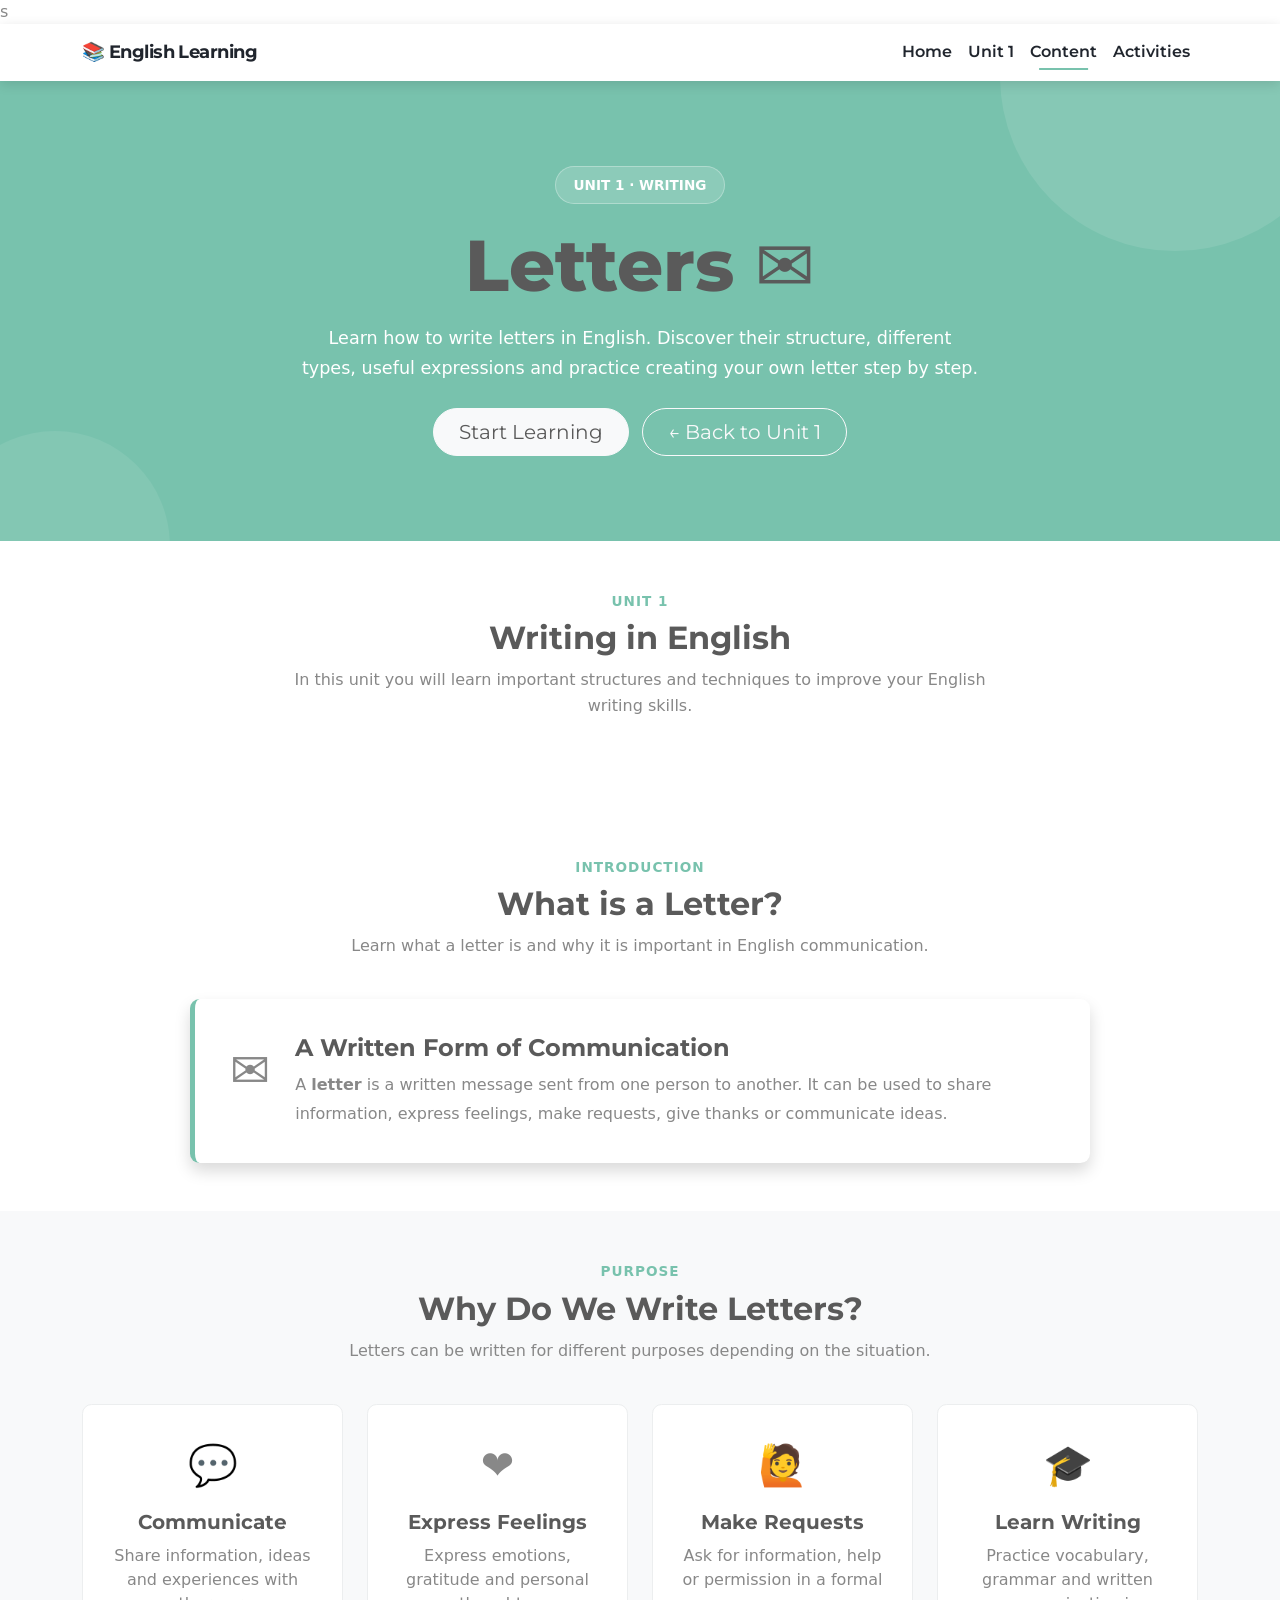
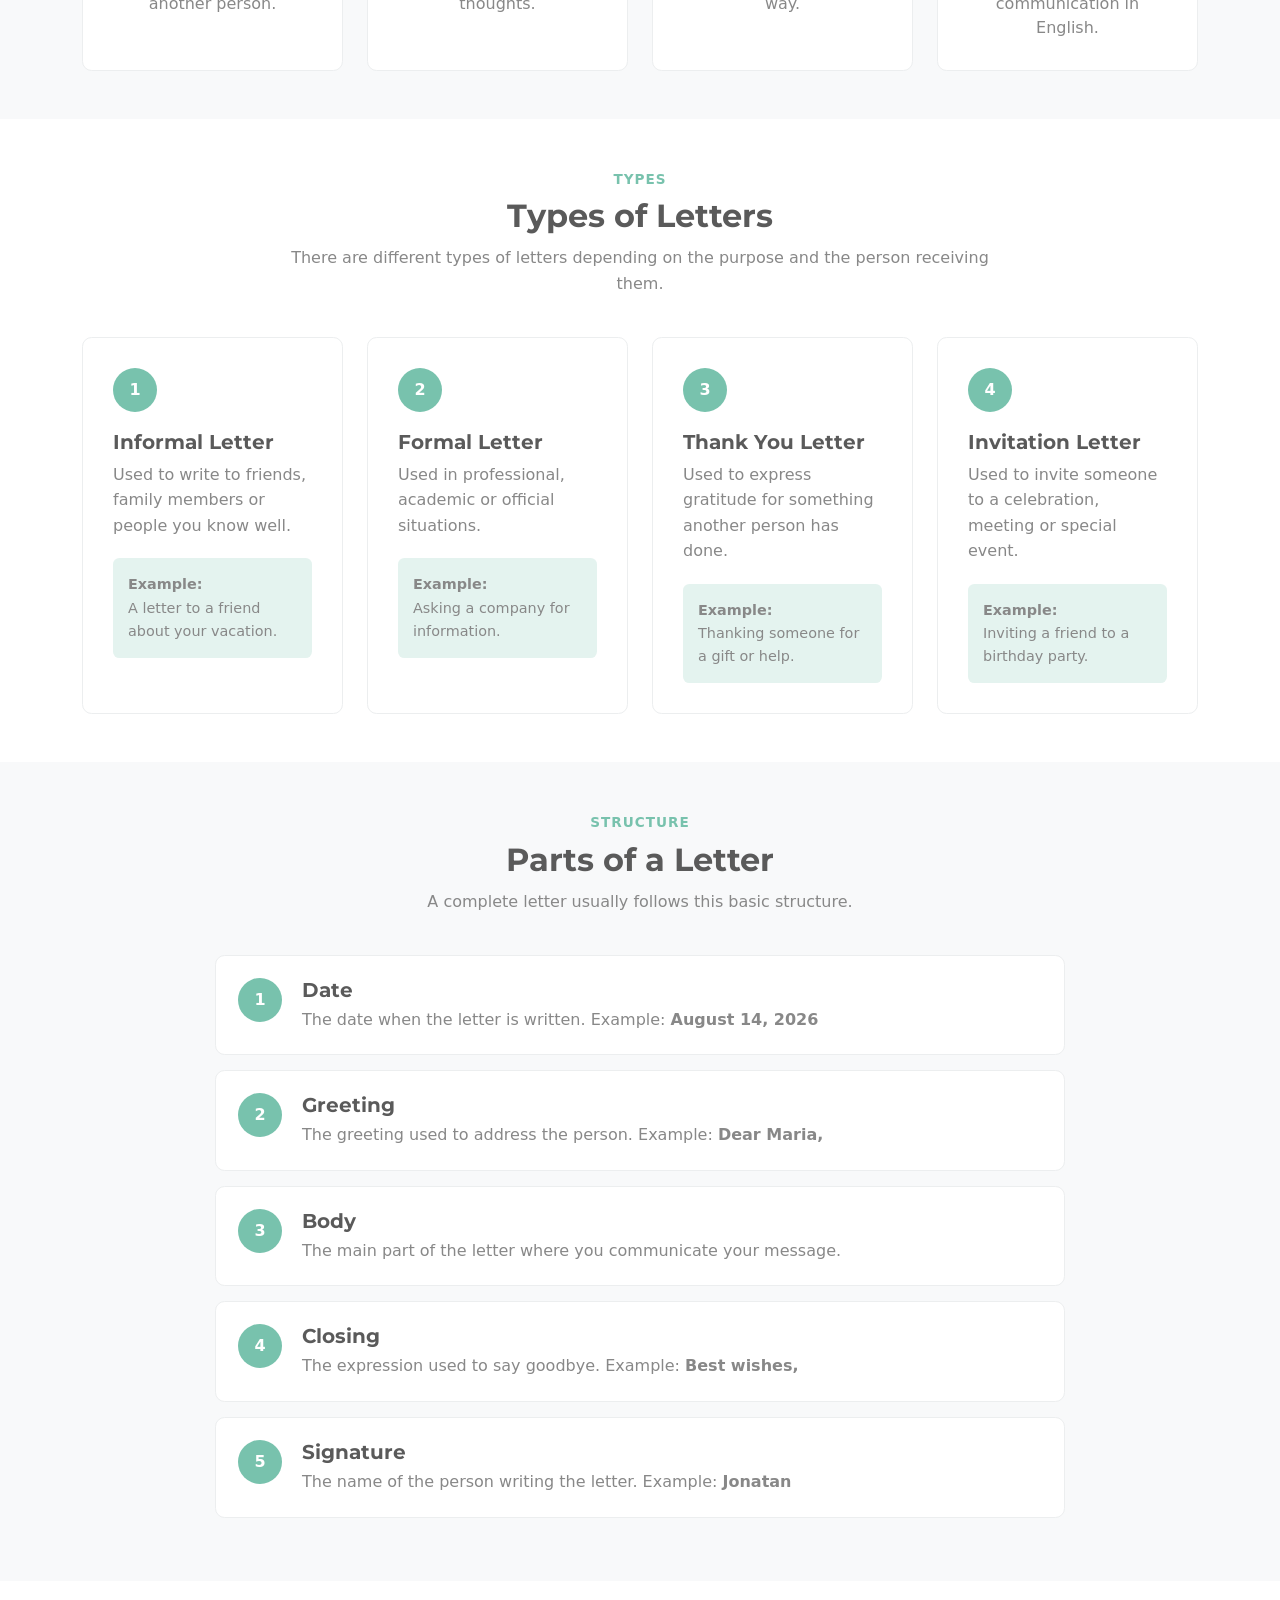
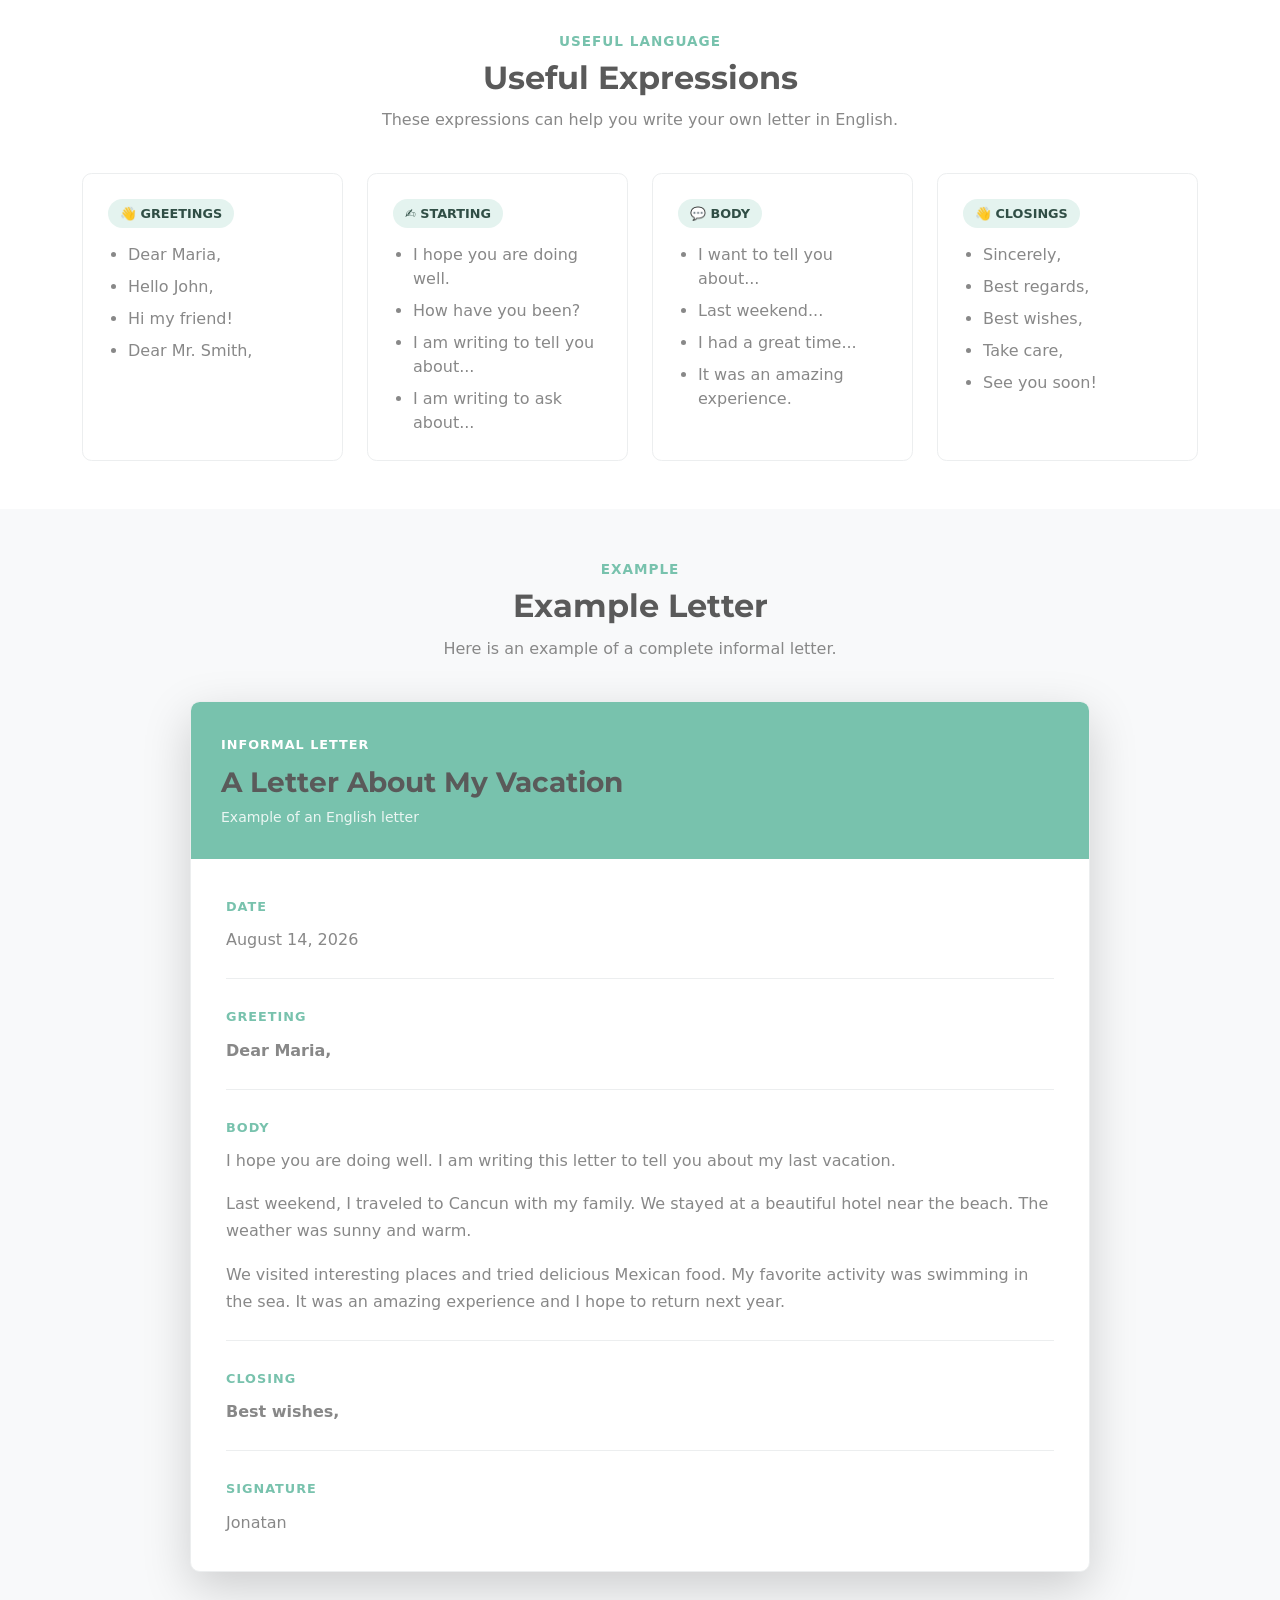
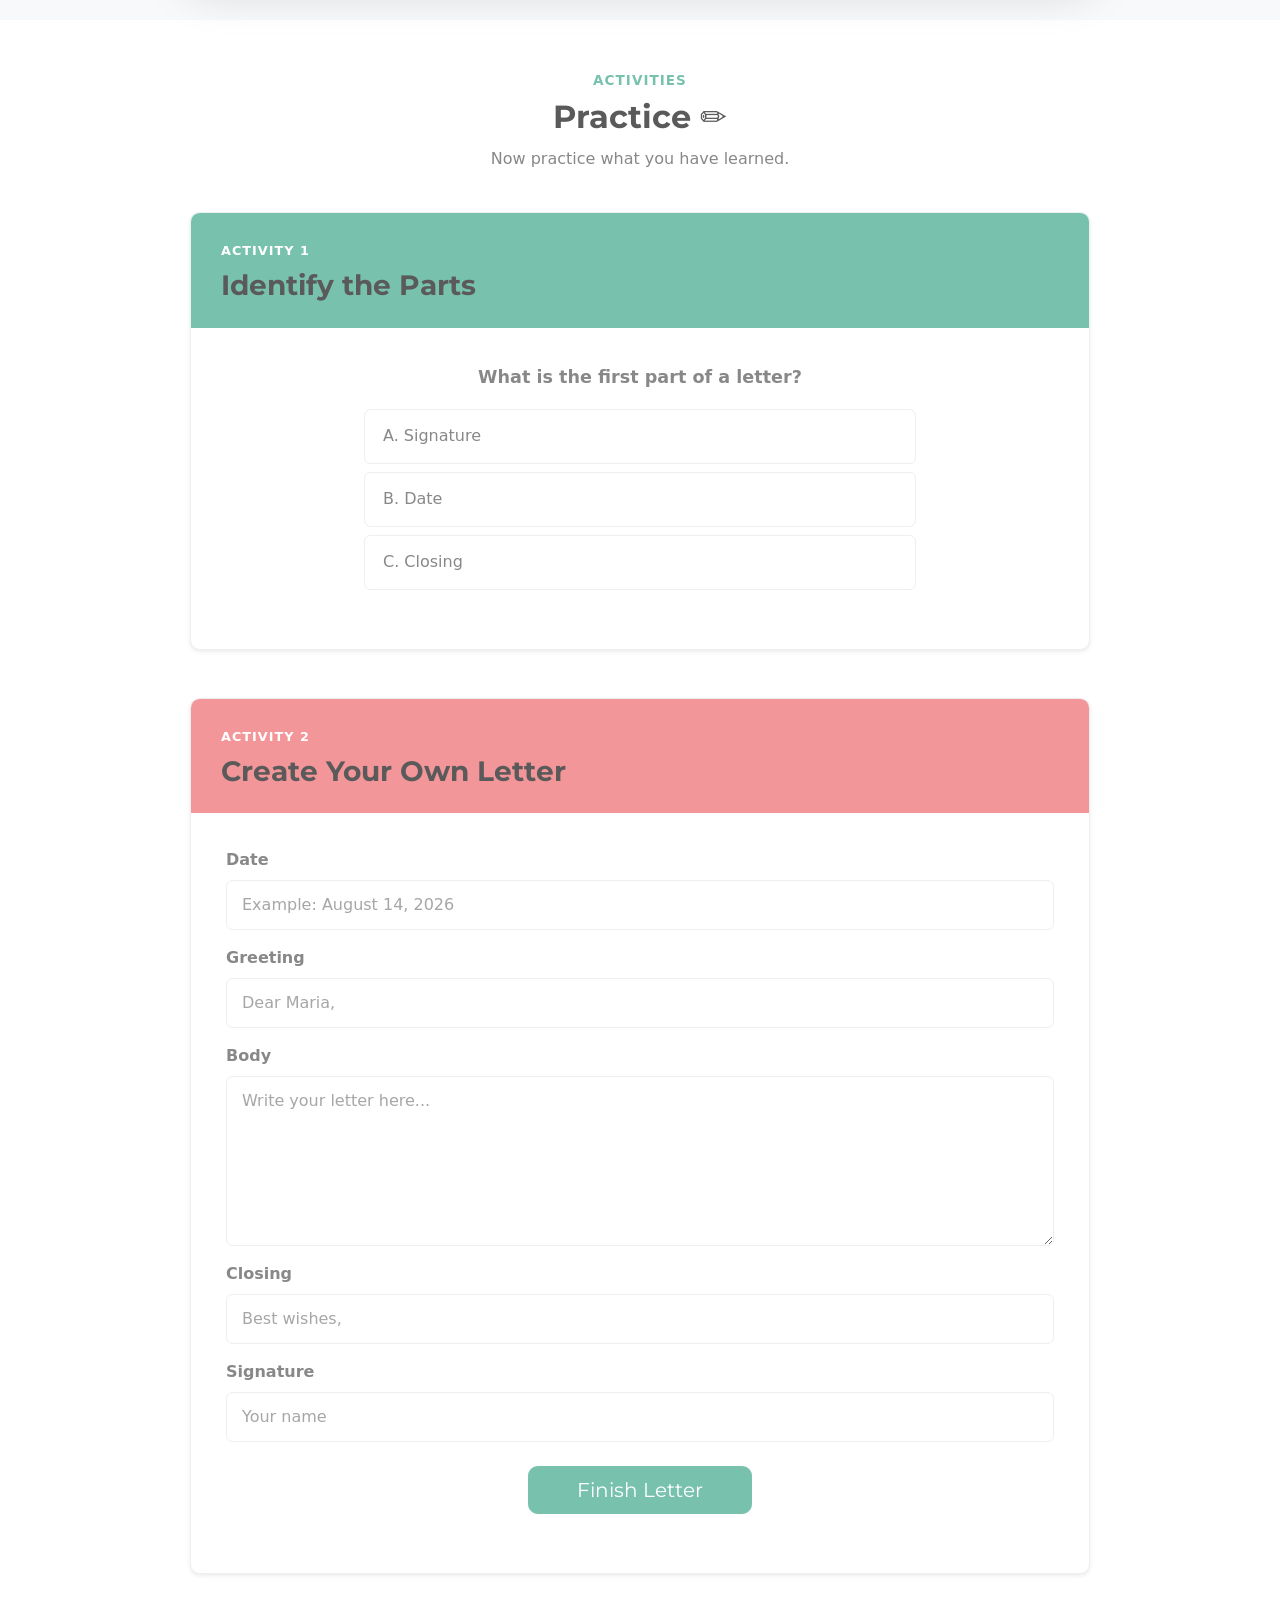
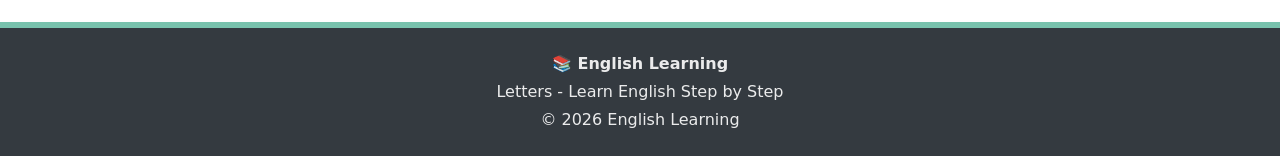
<file: unidad1/letters/letters.html>
<!DOCTYPE html>
<html lang="en">

<head>
    <meta charset="UTF-8">

    <meta
        name="viewport"
        content="width=device-width, initial-scale=1.0"
    >

    <title>Letters | English Learning</title>

    <!-- Bootstrap -->
    <link
        rel="stylesheet"
        href="../../bootstrap/bootstrap.min.css"
    >

    <!-- Estilos generales del curso -->
    <link
        rel="stylesheet"
        href="../../bootstrap/english-course.css"
    >

    <!-- Estilos específicos de Letters -->
    <link
        rel="stylesheet"
        href="letters.css"
    >
</head>s
<body>

    <!-- =====================================================
         NAVBAR SUPERIOR
    ====================================================== -->
    <nav class="navbar navbar-expand-lg navbar-dark bg-dark sticky-top">

        <div class="container">

            <!-- LOGO -->
            <a class="navbar-brand fw-bold" href="../../index.html">
                📚 English Learning
            </a>

            <!-- BOTON RESPONSIVE -->
            <button
                class="navbar-toggler"
                type="button"
                data-bs-toggle="collapse"
                data-bs-target="#navbarLetters"
                aria-controls="navbarLetters"
                aria-expanded="false"
                aria-label="Open navigation"
            >
                <span class="navbar-toggler-icon"></span>
            </button>

            <!-- MENU -->
            <div class="collapse navbar-collapse" id="navbarLetters">

                <ul class="navbar-nav ms-auto">

                    <!-- HOME -->
                    <li class="nav-item">
                        <a class="nav-link" href="../../index.html">
                            Home
                        </a>
                    </li>

                    <!-- UNIT 1 -->
                    <li class="nav-item">
                        <a class="nav-link" href="../../index.html#unit1">
                            Unit 1
                        </a>
                    </li>

                    <!-- CONTENT -->
                    <li class="nav-item">
                        <a class="nav-link active" href="#inicio">
                            Content
                        </a>
                    </li>

                    <!-- ACTIVITIES -->
                    <li class="nav-item">
                        <a class="nav-link" href="#practica">
                            Activities
                        </a>
                    </li>

                </ul>

            </div>

        </div>

    </nav>


    <!-- =====================================================
         HERO
    ====================================================== -->
    <header class="report-hero text-center" id="inicio">

        <div class="container hero-content-report">

            <span class="report-badge">
                UNIT 1 · WRITING
            </span>

            <h1>
                Letters ✉️
            </h1>

            <p>
                Learn how to write letters in English. Discover their
                structure, different types, useful expressions and practice
                creating your own letter step by step.
            </p>

            <div class="mt-4">

                <a href="#contenido" class="btn btn-light btn-lg me-2">
                    Start Learning
                </a>

                <a href="../../index.html#unit1" class="btn btn-outline-light btn-lg">
                    ← Back to Unit 1
                </a>

            </div>

        </div>

    </header>


    <!-- =====================================================
         UNIT 1
    ====================================================== -->
    <section class="py-5" id="unidad">

        <div class="container text-center">

            <span class="section-label">
                UNIT 1
            </span>

            <div class="section-heading">

                <h2>
                    Writing in English
                </h2>

                <p>
                    In this unit you will learn important structures and
                    techniques to improve your English writing skills.
                </p>

            </div>

        </div>

    </section>


    <!-- =====================================================
         CONTENT
    ====================================================== -->
    <main id="contenido">


        <!-- =================================================
             INTRODUCTION
        ================================================== -->
        <section class="py-5">

            <div class="container">

                <div class="text-center section-heading">

                    <span class="section-label">
                        INTRODUCTION
                    </span>

                    <h2>
                        What is a Letter?
                    </h2>

                    <p>
                        Learn what a letter is and why it is important
                        in English communication.
                    </p>

                </div>


                <div class="definition-card">

                    <div class="definition-icon">
                        ✉️
                    </div>

                    <div>

                        <h4>
                            A Written Form of Communication
                        </h4>

                        <p class="mb-0">

                            A <strong>letter</strong> is a written message
                            sent from one person to another. It can be used
                            to share information, express feelings, make
                            requests, give thanks or communicate ideas.

                        </p>

                    </div>

                </div>

            </div>

        </section>


        <!-- =================================================
             PURPOSE
        ================================================== -->
        <section class="py-5 bg-body-tertiary">

            <div class="container">

                <div class="text-center section-heading">

                    <span class="section-label">
                        PURPOSE
                    </span>

                    <h2>
                        Why Do We Write Letters?
                    </h2>

                    <p>
                        Letters can be written for different purposes
                        depending on the situation.
                    </p>

                </div>


                <div class="row g-4">

                    <!-- COMMUNICATE -->
                    <div class="col-md-6 col-lg-3">

                        <div class="report-feature text-center">

                            <div class="feature-icon">
                                💬
                            </div>

                            <h5>
                                Communicate
                            </h5>

                            <p class="mb-0">
                                Share information, ideas and experiences
                                with another person.
                            </p>

                        </div>

                    </div>


                    <!-- EXPRESS FEELINGS -->
                    <div class="col-md-6 col-lg-3">

                        <div class="report-feature text-center">

                            <div class="feature-icon">
                                ❤️
                            </div>

                            <h5>
                                Express Feelings
                            </h5>

                            <p class="mb-0">
                                Express emotions, gratitude and personal
                                thoughts.
                            </p>

                        </div>

                    </div>


                    <!-- REQUESTS -->
                    <div class="col-md-6 col-lg-3">

                        <div class="report-feature text-center">

                            <div class="feature-icon">
                                🙋
                            </div>

                            <h5>
                                Make Requests
                            </h5>

                            <p class="mb-0">
                                Ask for information, help or permission
                                in a formal way.
                            </p>

                        </div>

                    </div>


                    <!-- LEARN WRITING -->
                    <div class="col-md-6 col-lg-3">

                        <div class="report-feature text-center">

                            <div class="feature-icon">
                                🎓
                            </div>

                            <h5>
                                Learn Writing
                            </h5>

                            <p class="mb-0">
                                Practice vocabulary, grammar and written
                                communication in English.
                            </p>

                        </div>

                    </div>

                </div>

            </div>

        </section>


        <!-- =================================================
             TYPES OF LETTERS
        ================================================== -->
        <section class="py-5" id="tipos">

            <div class="container">

                <div class="text-center section-heading">

                    <span class="section-label">
                        TYPES
                    </span>

                    <h2>
                        Types of Letters
                    </h2>

                    <p>
                        There are different types of letters depending
                        on the purpose and the person receiving them.
                    </p>

                </div>


                <div class="row g-4">

                    <!-- INFORMAL -->
                    <div class="col-md-6 col-lg-3">

                        <div class="type-card">

                            <div class="type-number">
                                1
                            </div>

                            <h5>
                                Informal Letter
                            </h5>

                            <p>
                                Used to write to friends, family members
                                or people you know well.
                            </p>

                            <div class="example-box">
                                <strong>Example:</strong><br>
                                A letter to a friend about your vacation.
                            </div>

                        </div>

                    </div>


                    <!-- FORMAL -->
                    <div class="col-md-6 col-lg-3">

                        <div class="type-card">

                            <div class="type-number">
                                2
                            </div>

                            <h5>
                                Formal Letter
                            </h5>

                            <p>
                                Used in professional, academic or
                                official situations.
                            </p>

                            <div class="example-box">
                                <strong>Example:</strong><br>
                                Asking a company for information.
                            </div>

                        </div>

                    </div>


                    <!-- THANK YOU -->
                    <div class="col-md-6 col-lg-3">

                        <div class="type-card">

                            <div class="type-number">
                                3
                            </div>

                            <h5>
                                Thank You Letter
                            </h5>

                            <p>
                                Used to express gratitude for something
                                another person has done.
                            </p>

                            <div class="example-box">
                                <strong>Example:</strong><br>
                                Thanking someone for a gift or help.
                            </div>

                        </div>

                    </div>


                    <!-- INVITATION -->
                    <div class="col-md-6 col-lg-3">

                        <div class="type-card">

                            <div class="type-number">
                                4
                            </div>

                            <h5>
                                Invitation Letter
                            </h5>

                            <p>
                                Used to invite someone to a celebration,
                                meeting or special event.
                            </p>

                            <div class="example-box">
                                <strong>Example:</strong><br>
                                Inviting a friend to a birthday party.
                            </div>

                        </div>

                    </div>

                </div>

            </div>

        </section>


        <!-- =================================================
             STRUCTURE
        ================================================== -->
        <section class="py-5 bg-body-tertiary" id="partes">

            <div class="container">

                <div class="text-center section-heading">

                    <span class="section-label">
                        STRUCTURE
                    </span>

                    <h2>
                        Parts of a Letter
                    </h2>

                    <p>
                        A complete letter usually follows this basic
                        structure.
                    </p>

                </div>


                <div class="structure-timeline">


                    <!-- DATE -->
                    <div class="structure-item">

                        <div class="structure-number">
                            1
                        </div>

                        <div>

                            <h5>Date</h5>

                            <p>
                                The date when the letter is written.
                                Example: <strong>August 14, 2026</strong>
                            </p>

                        </div>

                    </div>


                    <!-- GREETING -->
                    <div class="structure-item">

                        <div class="structure-number">
                            2
                        </div>

                        <div>

                            <h5>Greeting</h5>

                            <p>
                                The greeting used to address the person.
                                Example: <strong>Dear Maria,</strong>
                            </p>

                        </div>

                    </div>


                    <!-- BODY -->
                    <div class="structure-item">

                        <div class="structure-number">
                            3
                        </div>

                        <div>

                            <h5>Body</h5>

                            <p>
                                The main part of the letter where you
                                communicate your message.
                            </p>

                        </div>

                    </div>


                    <!-- CLOSING -->
                    <div class="structure-item">

                        <div class="structure-number">
                            4
                        </div>

                        <div>

                            <h5>Closing</h5>

                            <p>
                                The expression used to say goodbye.
                                Example: <strong>Best wishes,</strong>
                            </p>

                        </div>

                    </div>


                    <!-- SIGNATURE -->
                    <div class="structure-item">

                        <div class="structure-number">
                            5
                        </div>

                        <div>

                            <h5>Signature</h5>

                            <p>
                                The name of the person writing the letter.
                                Example: <strong>Jonatan</strong>
                            </p>

                        </div>

                    </div>


                </div>

            </div>

        </section>


        <!-- =================================================
             USEFUL EXPRESSIONS
        ================================================== -->
        <section class="py-5">

            <div class="container">

                <div class="text-center section-heading">

                    <span class="section-label">
                        USEFUL LANGUAGE
                    </span>

                    <h2>
                        Useful Expressions
                    </h2>

                    <p>
                        These expressions can help you write your
                        own letter in English.
                    </p>

                </div>


                <div class="row g-4">

                    <!-- GREETINGS -->
                    <div class="col-md-6 col-lg-3">

                        <div class="language-card">

                            <span class="language-tag">
                                👋 GREETINGS
                            </span>

                            <ul class="mb-0">
                                <li>Dear Maria,</li>
                                <li>Hello John,</li>
                                <li>Hi my friend!</li>
                                <li>Dear Mr. Smith,</li>
                            </ul>

                        </div>

                    </div>


                    <!-- STARTING -->
                    <div class="col-md-6 col-lg-3">

                        <div class="language-card">

                            <span class="language-tag">
                                ✍️ STARTING
                            </span>

                            <ul class="mb-0">
                                <li>I hope you are doing well.</li>
                                <li>How have you been?</li>
                                <li>I am writing to tell you about...</li>
                                <li>I am writing to ask about...</li>
                            </ul>

                        </div>

                    </div>


                    <!-- BODY -->
                    <div class="col-md-6 col-lg-3">

                        <div class="language-card">

                            <span class="language-tag">
                                💬 BODY
                            </span>

                            <ul class="mb-0">
                                <li>I want to tell you about...</li>
                                <li>Last weekend...</li>
                                <li>I had a great time...</li>
                                <li>It was an amazing experience.</li>
                            </ul>

                        </div>

                    </div>


                    <!-- CLOSINGS -->
                    <div class="col-md-6 col-lg-3">

                        <div class="language-card">

                            <span class="language-tag">
                                👋 CLOSINGS
                            </span>

                            <ul class="mb-0">
                                <li>Sincerely,</li>
                                <li>Best regards,</li>
                                <li>Best wishes,</li>
                                <li>Take care,</li>
                                <li>See you soon!</li>
                            </ul>

                        </div>

                    </div>

                </div>

            </div>

        </section>


        <!-- =================================================
             EXAMPLE LETTER
        ================================================== -->
        <section class="py-5 bg-body-tertiary" id="ejemplo">

            <div class="container">

                <div class="text-center section-heading">

                    <span class="section-label">
                        EXAMPLE
                    </span>

                    <h2>
                        Example Letter
                    </h2>

                    <p>
                        Here is an example of a complete informal letter.
                    </p>

                </div>


                <div class="full-report">

                    <div class="full-report-header">

                        <span>
                            INFORMAL LETTER
                        </span>

                        <h3>
                            A Letter About My Vacation
                        </h3>

                        <small>
                            Example of an English letter
                        </small>

                    </div>


                    <div class="full-report-body">

                        <!-- DATE -->
                        <div class="report-section">

                            <span class="report-section-label">
                                DATE
                            </span>

                            <p class="mb-0">
                                August 14, 2026
                            </p>

                        </div>


                        <!-- GREETING -->
                        <div class="report-section">

                            <span class="report-section-label">
                                GREETING
                            </span>

                            <p class="mb-0">
                                <strong>Dear Maria,</strong>
                            </p>

                        </div>


                        <!-- BODY -->
                        <div class="report-section">

                            <span class="report-section-label">
                                BODY
                            </span>

                            <p>
                                I hope you are doing well. I am writing
                                this letter to tell you about my last
                                vacation.
                            </p>

                            <p>
                                Last weekend, I traveled to Cancun with
                                my family. We stayed at a beautiful hotel
                                near the beach. The weather was sunny and
                                warm.
                            </p>

                            <p class="mb-0">
                                We visited interesting places and tried
                                delicious Mexican food. My favorite activity
                                was swimming in the sea. It was an amazing
                                experience and I hope to return next year.
                            </p>

                        </div>


                        <!-- CLOSING -->
                        <div class="report-section">

                            <span class="report-section-label">
                                CLOSING
                            </span>

                            <p class="mb-0">
                                <strong>Best wishes,</strong>
                            </p>

                        </div>


                        <!-- SIGNATURE -->
                        <div class="report-section">

                            <span class="report-section-label">
                                SIGNATURE
                            </span>

                            <p class="mb-0">
                                Jonatan
                            </p>

                        </div>

                    </div>

                </div>

            </div>

        </section>


        <!-- =================================================
             ACTIVITIES
        ================================================== -->
        <section class="py-5" id="practica">

            <div class="container">

                <div class="text-center section-heading">

                    <span class="section-label">
                        ACTIVITIES
                    </span>

                    <h2>
                        Practice ✏️
                    </h2>

                    <p>
                        Now practice what you have learned.
                    </p>

                </div>


                <!-- =========================================
                     ACTIVITY 1
                ========================================== -->
                <div class="activity-card mb-5">

                    <div class="activity-header">

                        <span>
                            ACTIVITY 1
                        </span>

                        <h3>
                            Identify the Parts
                        </h3>

                    </div>


                    <div class="activity-body text-center">

                        <p class="activity-question">
                            What is the first part of a letter?
                        </p>

                        <div class="d-grid gap-2 col-md-8 mx-auto">

                            <button
                                type="button"
                                class="choice-button"
                                onclick="checkAnswer('wrong')"
                            >
                                A. Signature
                            </button>

                            <button
                                type="button"
                                class="choice-button"
                                onclick="checkAnswer('correct')"
                            >
                                B. Date
                            </button>

                            <button
                                type="button"
                                class="choice-button"
                                onclick="checkAnswer('wrong')"
                            >
                                C. Closing
                            </button>

                        </div>

                        <div
                            id="activityResult"
                            class="quiz-result mt-4"
                        ></div>

                    </div>

                </div>


                <!-- =========================================
                     ACTIVITY 2
                ========================================== -->
                <div class="activity-card">

                    <div class="activity-header secondary-header">

                        <span>
                            ACTIVITY 2
                        </span>

                        <h3>
                            Create Your Own Letter
                        </h3>

                    </div>


                    <div class="activity-body">

                        <form id="letterForm">

                            <!-- DATE -->
                            <div class="mb-3">

                                <label
                                    for="fecha"
                                    class="form-label fw-bold"
                                >
                                    Date
                                </label>

                                <input
                                    type="text"
                                    class="form-control"
                                    id="fecha"
                                    placeholder="Example: August 14, 2026"
                                >

                            </div>


                            <!-- GREETING -->
                            <div class="mb-3">

                                <label
                                    for="saludo"
                                    class="form-label fw-bold"
                                >
                                    Greeting
                                </label>

                                <input
                                    type="text"
                                    class="form-control"
                                    id="saludo"
                                    placeholder="Dear Maria,"
                                >

                            </div>


                            <!-- BODY -->
                            <div class="mb-3">

                                <label
                                    for="cuerpo"
                                    class="form-label fw-bold"
                                >
                                    Body
                                </label>

                                <textarea
                                    class="form-control"
                                    id="cuerpo"
                                    rows="6"
                                    placeholder="Write your letter here..."
                                ></textarea>

                            </div>


                            <!-- CLOSING -->
                            <div class="mb-3">

                                <label
                                    for="despedida"
                                    class="form-label fw-bold"
                                >
                                    Closing
                                </label>

                                <input
                                    type="text"
                                    class="form-control"
                                    id="despedida"
                                    placeholder="Best wishes,"
                                >

                            </div>


                            <!-- SIGNATURE -->
                            <div class="mb-4">

                                <label
                                    for="firma"
                                    class="form-label fw-bold"
                                >
                                    Signature
                                </label>

                                <input
                                    type="text"
                                    class="form-control"
                                    id="firma"
                                    placeholder="Your name"
                                >

                            </div>


                            <div class="text-center">

                                <button
                                    type="button"
                                    class="btn btn-primary btn-lg px-5"
                                    onclick="finishLetter()"
                                >
                                    Finish Letter
                                </button>

                            </div>

                        </form>


                        <!-- RESULT -->
                        <div
                            id="letterResult"
                            class="quiz-result text-center mt-4"
                        ></div>

                    </div>

                </div>

            </div>

        </section>


    </main>


    <!-- =====================================================
         FOOTER
    ====================================================== -->
    <footer class="site-footer py-4 text-center">

        <div class="container">

            <p class="fw-bold mb-1">
                📚 English Learning
            </p>

            <p class="mb-1">
                Letters - Learn English Step by Step
            </p>

            <p class="mb-0">
                © 2026 English Learning
            </p>

        </div>

    </footer>


    <!-- =====================================================
         BOOTSTRAP JAVASCRIPT
    ====================================================== -->
    <script
        src="https://cdn.jsdelivr.net/npm/bootstrap@5.3.3/dist/js/bootstrap.bundle.min.js"
    ></script>


    <!-- =====================================================
         LETTERS JAVASCRIPT
    ====================================================== -->
    <script>

        /* ================================================
           ACTIVITY 1
        ================================================= */

        function checkAnswer(answer) {

            const result =
                document.getElementById("activityResult");


            if (answer === "correct") {

                result.innerHTML =
                    "✅ Correct! The date is the first part of a letter.";

                result.className =
                    "quiz-result mt-4 correct";

            } else {

                result.innerHTML =
                    "❌ Try again. Think about the basic structure of a letter.";

                result.className =
                    "quiz-result mt-4 incorrect";

            }

        }


        /* ================================================
           ACTIVITY 2
        ================================================= */

        function finishLetter() {

            const fecha =
                document.getElementById("fecha").value.trim();

            const saludo =
                document.getElementById("saludo").value.trim();

            const cuerpo =
                document.getElementById("cuerpo").value.trim();

            const despedida =
                document.getElementById("despedida").value.trim();

            const firma =
                document.getElementById("firma").value.trim();

            const result =
                document.getElementById("letterResult");


            if (
                fecha === "" ||
                saludo === "" ||
                cuerpo === "" ||
                despedida === "" ||
                firma === ""
            ) {

                result.innerHTML =
                    "⚠️ Please complete all parts of your letter.";

                result.className =
                    "quiz-result text-center mt-4 incorrect";

                return;

            }


            result.innerHTML =
                "🎉 Excellent! You completed all the main parts of a letter: Date, Greeting, Body, Closing and Signature.";

            result.className =
                "quiz-result text-center mt-4 correct";

        }

    </script>

</body>

</html>
</file>
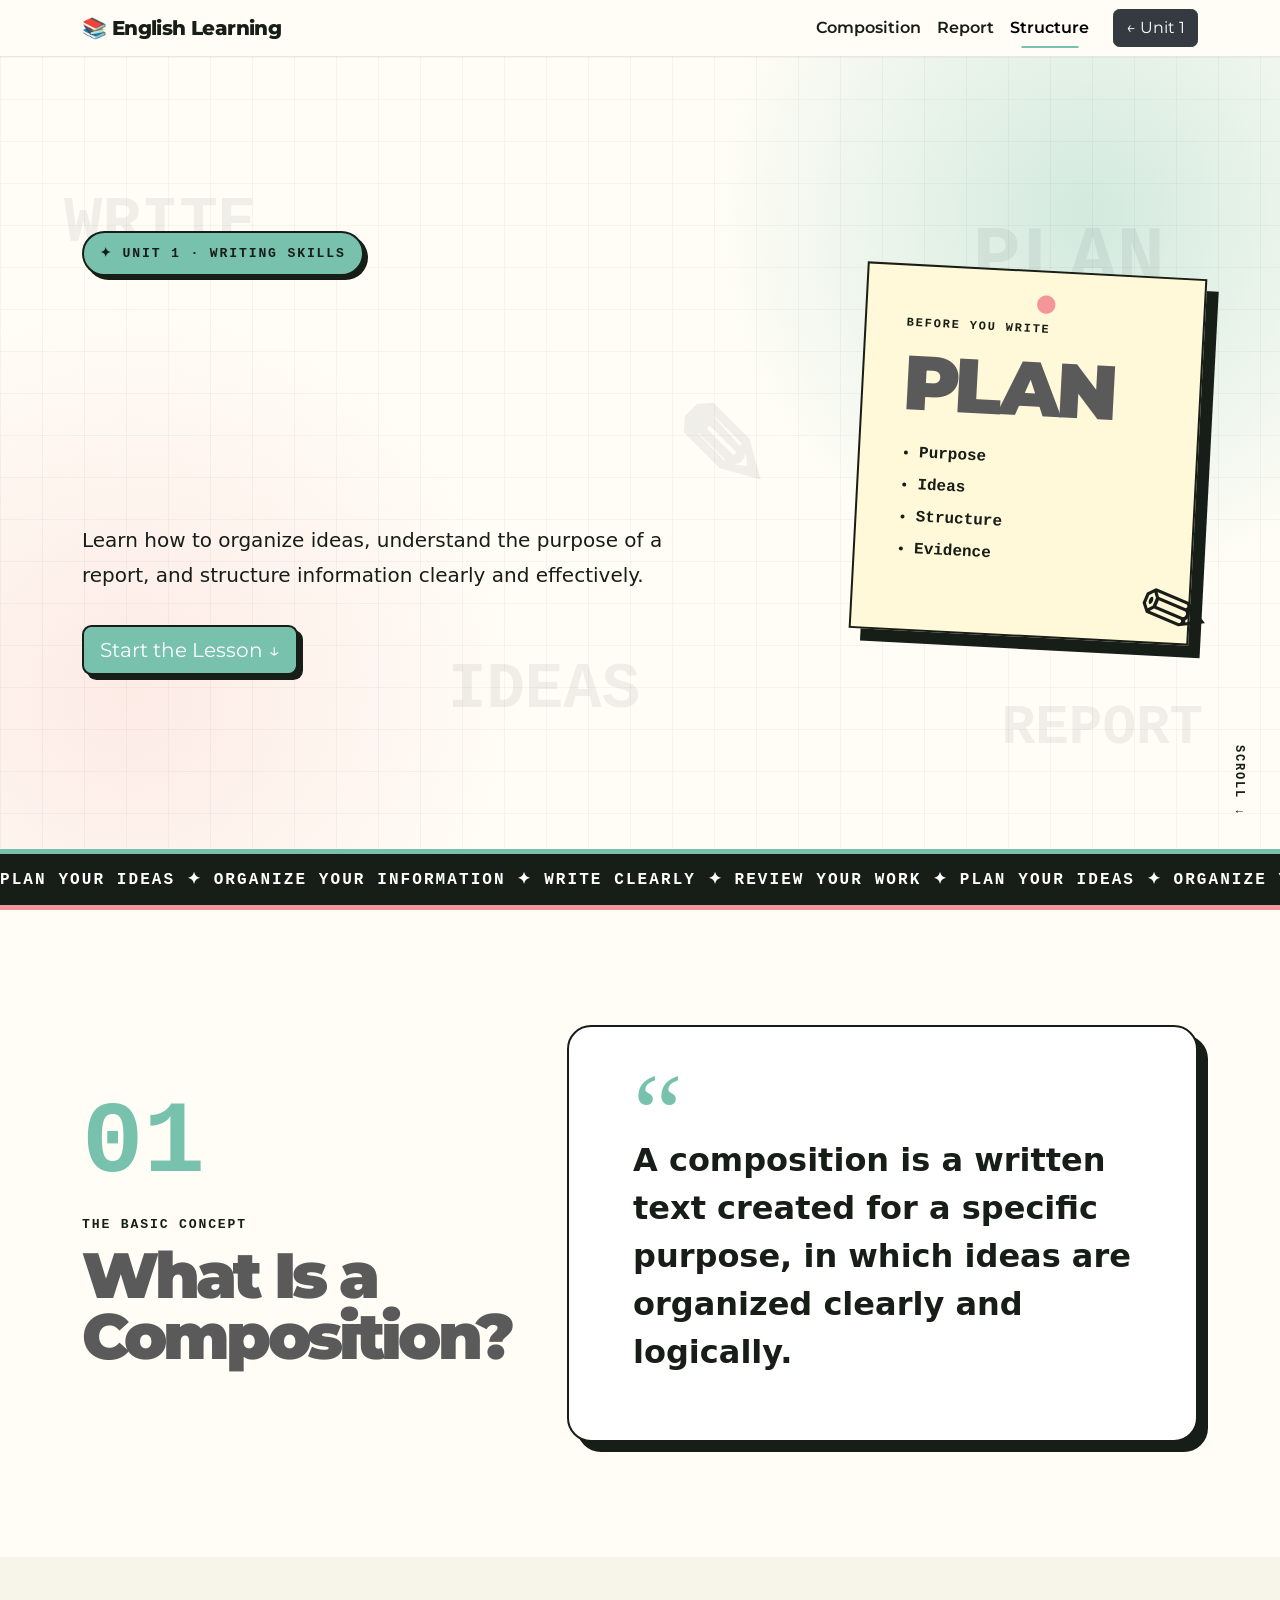
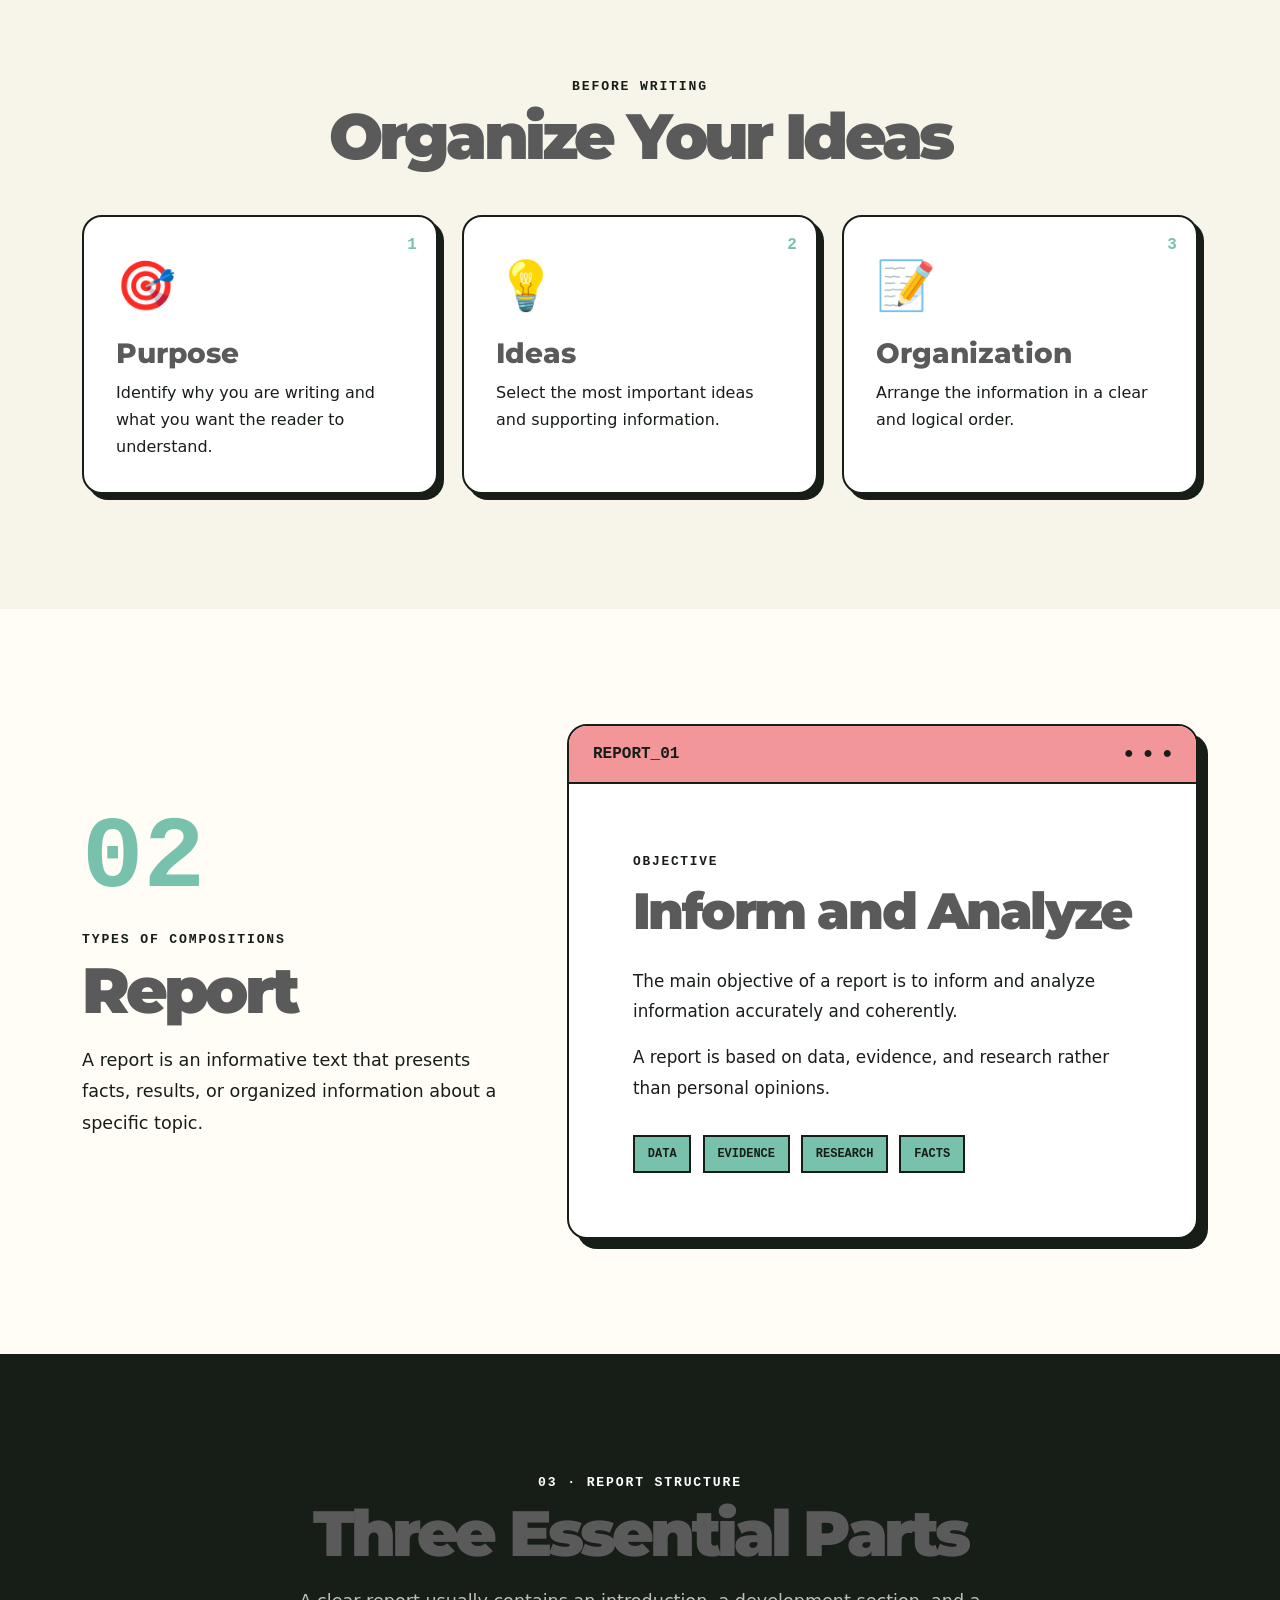
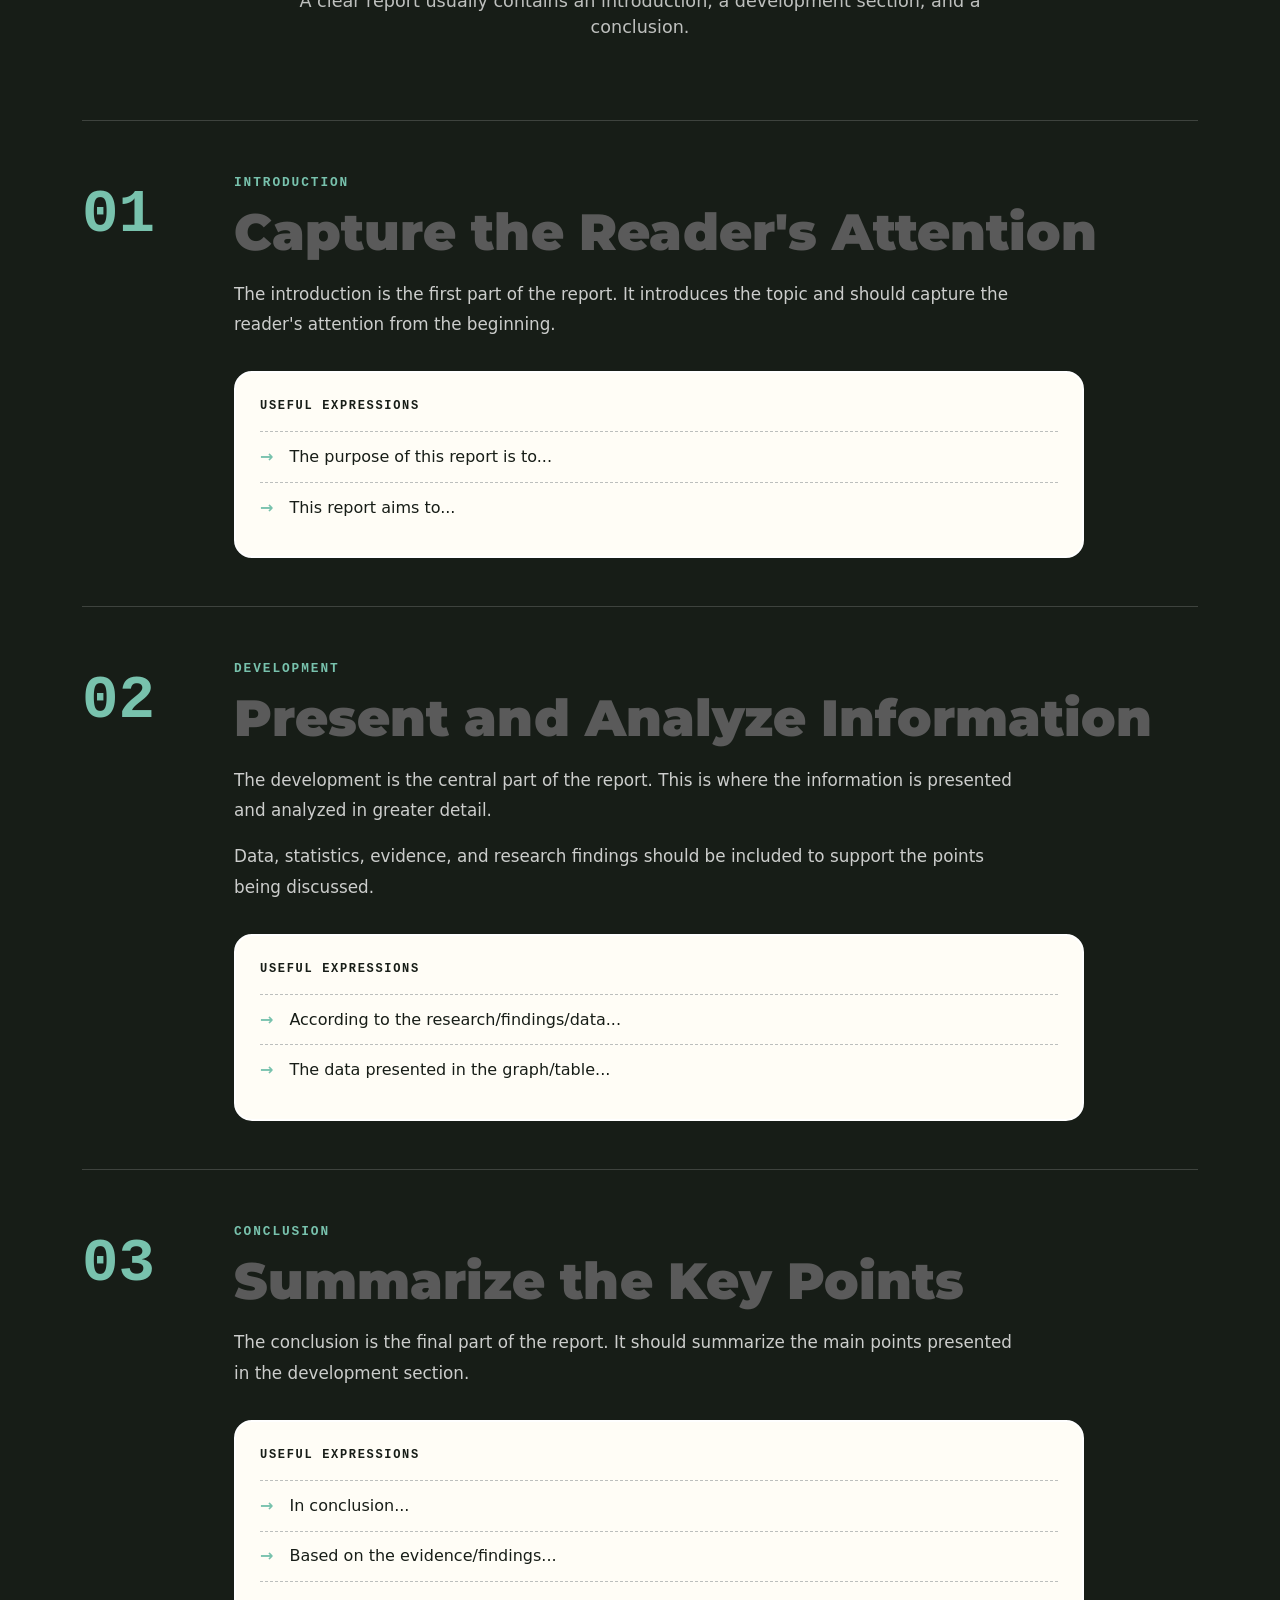
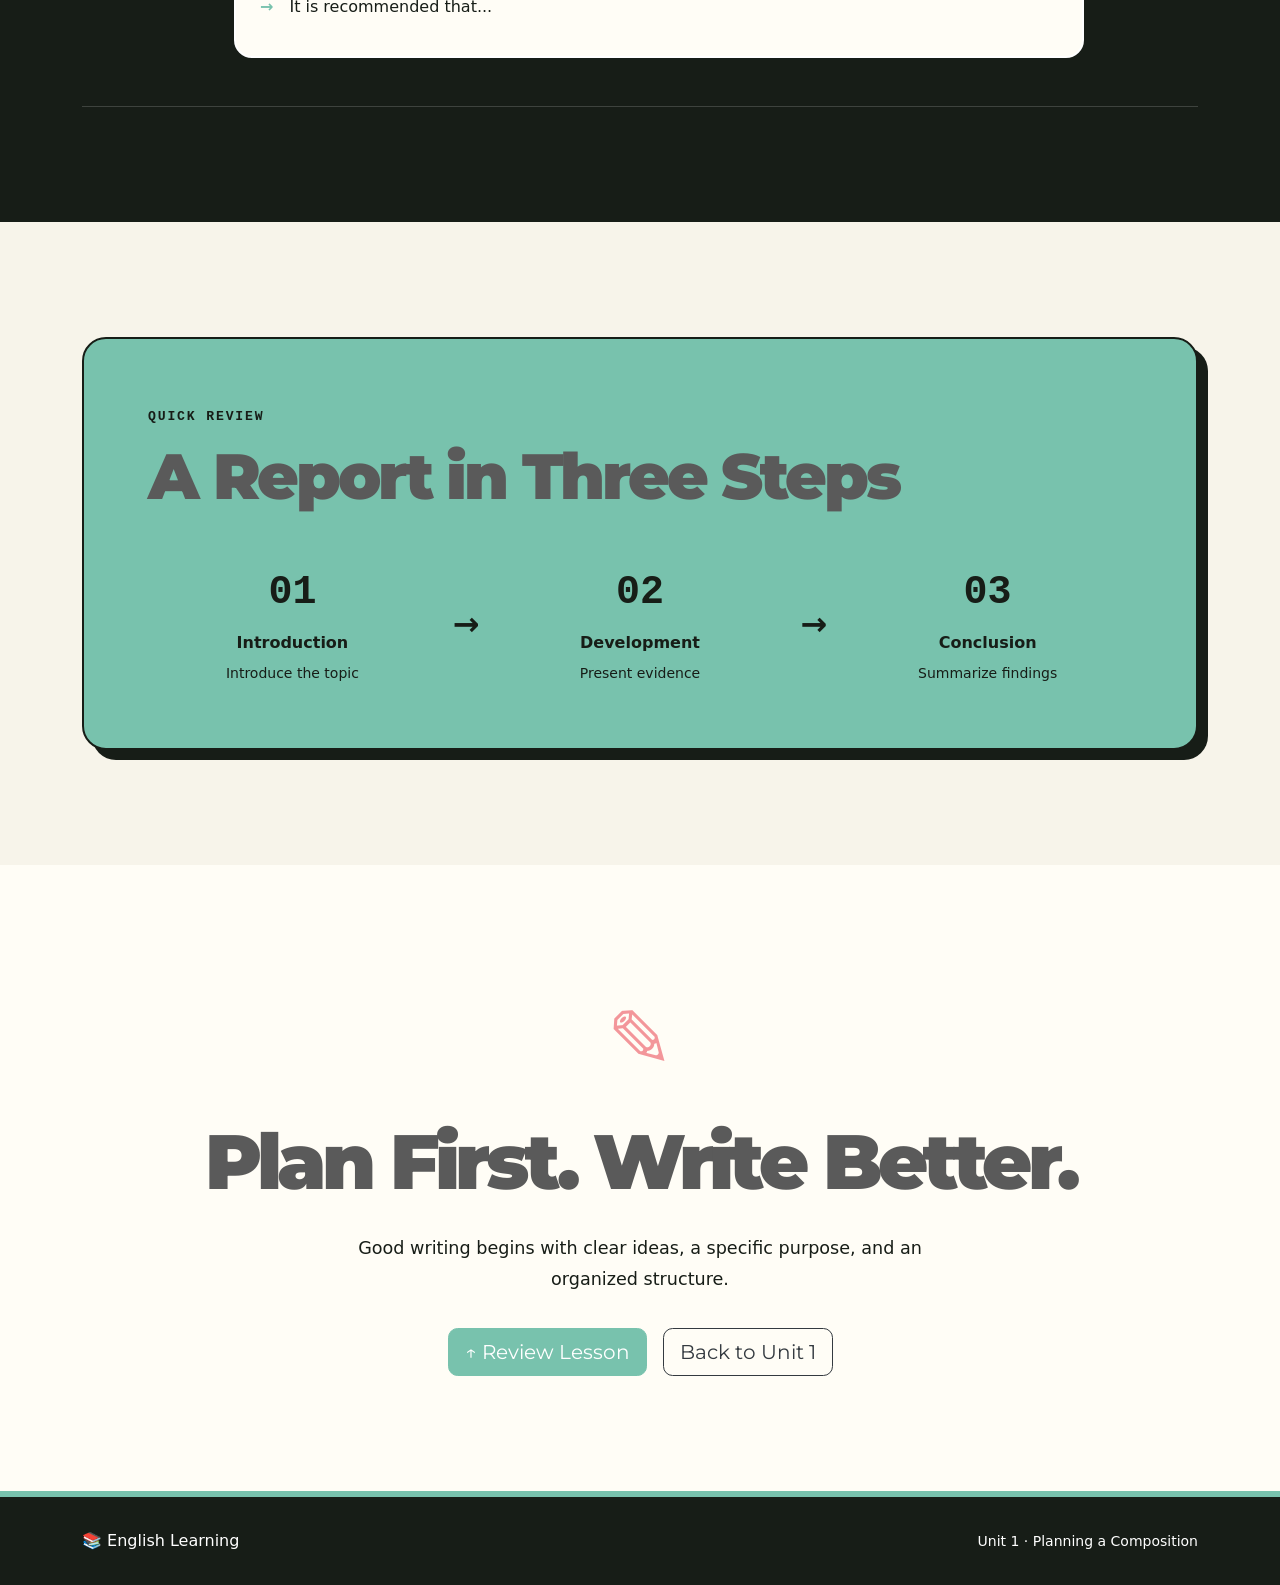
<file: unidad1/planning_Composition/planning_Composition.html>
<!DOCTYPE html>
<html lang="en">

<head>

    <meta charset="UTF-8">

    <meta
        name="viewport"
        content="width=device-width, initial-scale=1.0"
    >

    <title>Planning a Composition | English Learning</title>

    <link
        rel="stylesheet"
        href="../../bootstrap/bootstrap.min.css"
    >


    <link
        rel="stylesheet"
        href="planning-composition.css"
    >

</head>


<body>


    <nav class="navbar navbar-expand-lg sticky-top">

        <div class="container">

            <a
                class="navbar-brand"
                href="../../index.html"
            >
                📚 English Learning
            </a>


            <button
                class="navbar-toggler"
                type="button"
                data-bs-toggle="collapse"
                data-bs-target="#lessonNavbar"
                aria-controls="lessonNavbar"
                aria-expanded="false"
                aria-label="Toggle navigation"
            >
                <span class="navbar-toggler-icon"></span>
            </button>


            <div
                class="collapse navbar-collapse"
                id="lessonNavbar"
            >

                <ul class="navbar-nav ms-auto align-items-lg-center">

                    <li class="nav-item">

                        <a
                            class="nav-link"
                            href="#composition"
                        >
                            Composition
                        </a>

                    </li>


                    <li class="nav-item">

                        <a
                            class="nav-link"
                            href="#report"
                        >
                            Report
                        </a>

                    </li>


                    <li class="nav-item">

                        <a
                            class="nav-link"
                            href="#structure"
                        >
                            Structure
                        </a>

                    </li>


                    <li class="nav-item ms-lg-3">

                        <a
                            class="btn btn-dark"
                            href="../../index.html#unit1"
                        >
                            ← Unit 1
                        </a>

                    </li>

                </ul>

            </div>

        </div>

    </nav>



    <!-- =====================================================
         HERO
    ====================================================== -->

    <header class="lesson-hero">

        <!-- Retro grid -->
        <div class="retro-grid"></div>


        <!-- Floating letters -->
        <div
            class="floating-words"
            aria-hidden="true"
        >

            <span class="floating-word word-1">
                WRITE
            </span>

            <span class="floating-word word-2">
                PLAN
            </span>

            <span class="floating-word word-3">
                IDEAS
            </span>

            <span class="floating-word word-4">
                REPORT
            </span>

            <span class="floating-word word-5">
                ✎
            </span>

        </div>


        <div class="container">

            <div class="row align-items-center g-5">


                <!-- =========================================
                     HERO TEXT
                ========================================== -->

                <div class="col-12 col-lg-8">

                    <div class="hero-content">

                        <span class="lesson-label">
                            ✦ UNIT 1 · WRITING SKILLS
                        </span>


                        <h1 class="lesson-title">

                            <span class="animated-line">
                                Planning a
                            </span>

                            <span class="animated-line accent-line">
                                Composition
                            </span>

                        </h1>


                        <p class="hero-description">

                            Learn how to organize ideas,
                            understand the purpose of a report,
                            and structure information clearly
                            and effectively.

                        </p>


                        <a
                            href="#composition"
                            class="btn btn-primary btn-lg hero-button"
                        >
                            Start the Lesson ↓
                        </a>

                    </div>

                </div>



                <!-- =========================================
                     DECORATIVE NOTE
                ========================================== -->

                <div class="col-12 col-lg-4">

                    <div class="retro-paper">

                        <span class="paper-pin">
                            ●
                        </span>

                        <p class="paper-small">
                            BEFORE YOU WRITE
                        </p>

                        <h2>
                            PLAN
                        </h2>

                        <ul>
                            <li>Purpose</li>
                            <li>Ideas</li>
                            <li>Structure</li>
                            <li>Evidence</li>
                        </ul>

                        <div class="paper-pencil">
                            ✎
                        </div>

                    </div>

                </div>


            </div>

        </div>


        <div
            class="scroll-message"
            aria-hidden="true"
        >
            SCROLL ↓
        </div>

    </header>



    <!-- =====================================================
         RETRO MARQUEE
    ====================================================== -->

    <div class="retro-marquee">

        <div class="retro-marquee-track">

            PLAN YOUR IDEAS ✦ ORGANIZE YOUR INFORMATION ✦
            WRITE CLEARLY ✦ REVIEW YOUR WORK ✦
            PLAN YOUR IDEAS ✦ ORGANIZE YOUR INFORMATION ✦
            WRITE CLEARLY ✦ REVIEW YOUR WORK ✦

        </div>

    </div>



    <!-- =====================================================
         WHAT IS A COMPOSITION?
    ====================================================== -->

    <section
        id="composition"
        class="lesson-section"
    >

        <div class="container">

            <div class="row align-items-center g-5">


                <div class="col-12 col-lg-5">

                    <div class="section-number">
                        01
                    </div>

                    <span class="section-label">
                        THE BASIC CONCEPT
                    </span>

                    <h2 class="section-title">
                        What Is a Composition?
                    </h2>

                </div>


                <div class="col-12 col-lg-7">

                    <div class="definition-card reveal">

                        <div class="definition-symbol">
                            “
                        </div>

                        <p>

                            A composition is a written text
                            created for a specific purpose,
                            in which ideas are organized
                            clearly and logically.

                        </p>

                    </div>

                </div>


            </div>

        </div>

    </section>



    <!-- =====================================================
         SIMPLE WRITING PROCESS
    ====================================================== -->

    <section class="process-section">

        <div class="container">

            <div class="text-center mb-5">

                <span class="section-label">
                    BEFORE WRITING
                </span>

                <h2 class="section-title">
                    Organize Your Ideas
                </h2>

            </div>


            <div class="row g-4">


                <!-- PURPOSE -->

                <div class="col-12 col-md-4">

                    <article class="process-card reveal">

                        <span class="process-number">
                            1
                        </span>

                        <div class="process-icon">
                            🎯
                        </div>

                        <h3>
                            Purpose
                        </h3>

                        <p>
                            Identify why you are writing
                            and what you want the reader
                            to understand.
                        </p>

                    </article>

                </div>



                <!-- IDEAS -->

                <div class="col-12 col-md-4">

                    <article class="process-card reveal">

                        <span class="process-number">
                            2
                        </span>

                        <div class="process-icon">
                            💡
                        </div>

                        <h3>
                            Ideas
                        </h3>

                        <p>
                            Select the most important ideas
                            and supporting information.
                        </p>

                    </article>

                </div>



                <!-- ORGANIZATION -->

                <div class="col-12 col-md-4">

                    <article class="process-card reveal">

                        <span class="process-number">
                            3
                        </span>

                        <div class="process-icon">
                            📝
                        </div>

                        <h3>
                            Organization
                        </h3>

                        <p>
                            Arrange the information
                            in a clear and logical order.
                        </p>

                    </article>

                </div>


            </div>

        </div>

    </section>



    <!-- =====================================================
         TYPES OF COMPOSITIONS
    ====================================================== -->

    <section
        id="report"
        class="lesson-section report-section"
    >

        <div class="container">


            <div class="row align-items-center g-5">


                <!-- LEFT -->

                <div class="col-12 col-lg-5">

                    <div class="section-number">
                        02
                    </div>

                    <span class="section-label">
                        TYPES OF COMPOSITIONS
                    </span>

                    <h2 class="section-title">
                        Report
                    </h2>

                    <p class="section-description">

                        A report is an informative text
                        that presents facts, results,
                        or organized information about
                        a specific topic.

                    </p>

                </div>



                <!-- RIGHT -->

                <div class="col-12 col-lg-7">

                    <div class="report-card reveal">


                        <div class="report-card-header">

                            <span>
                                REPORT_01
                            </span>

                            <span>
                                ● ● ●
                            </span>

                        </div>


                        <div class="report-card-body">

                            <span class="mini-label">
                                OBJECTIVE
                            </span>

                            <h3>
                                Inform and Analyze
                            </h3>


                            <p>

                                The main objective of a report
                                is to inform and analyze
                                information accurately and
                                coherently.

                            </p>


                            <p>

                                A report is based on data,
                                evidence, and research rather
                                than personal opinions.

                            </p>


                            <div class="report-tags">

                                <span>
                                    DATA
                                </span>

                                <span>
                                    EVIDENCE
                                </span>

                                <span>
                                    RESEARCH
                                </span>

                                <span>
                                    FACTS
                                </span>

                            </div>

                        </div>

                    </div>

                </div>


            </div>

        </div>

    </section>



    <!-- =====================================================
         REPORT STRUCTURE
    ====================================================== -->

    <section
        id="structure"
        class="structure-section"
    >

        <div class="container">


            <div class="text-center structure-heading">

                <span class="section-label">
                    03 · REPORT STRUCTURE
                </span>

                <h2 class="section-title">
                    Three Essential Parts
                </h2>

                <p>

                    A clear report usually contains an
                    introduction, a development section,
                    and a conclusion.

                </p>

            </div>



            <!-- =================================================
                 INTRODUCTION
            ================================================== -->

            <article class="structure-row reveal">

                <div class="structure-marker">
                    01
                </div>


                <div class="structure-information">

                    <span class="structure-name">
                        INTRODUCTION
                    </span>


                    <h3>
                        Capture the Reader's Attention
                    </h3>


                    <p>

                        The introduction is the first part
                        of the report. It introduces the
                        topic and should capture the
                        reader's attention from the
                        beginning.

                    </p>


                    <div class="expression-box">

                        <span class="expression-title">
                            USEFUL EXPRESSIONS
                        </span>


                        <div class="expression">

                            <span class="expression-icon">
                                →
                            </span>

                            <span>
                                The purpose of this report is to...
                            </span>

                        </div>


                        <div class="expression">

                            <span class="expression-icon">
                                →
                            </span>

                            <span>
                                This report aims to...
                            </span>

                        </div>

                    </div>

                </div>

            </article>



            <!-- =================================================
                 DEVELOPMENT
            ================================================== -->

            <article class="structure-row reveal">

                <div class="structure-marker">
                    02
                </div>


                <div class="structure-information">

                    <span class="structure-name">
                        DEVELOPMENT
                    </span>


                    <h3>
                        Present and Analyze Information
                    </h3>


                    <p>

                        The development is the central part
                        of the report. This is where the
                        information is presented and
                        analyzed in greater detail.

                    </p>


                    <p>

                        Data, statistics, evidence, and
                        research findings should be
                        included to support the points
                        being discussed.

                    </p>


                    <div class="expression-box">

                        <span class="expression-title">
                            USEFUL EXPRESSIONS
                        </span>


                        <div class="expression">

                            <span class="expression-icon">
                                →
                            </span>

                            <span>
                                According to the research/findings/data...
                            </span>

                        </div>


                        <div class="expression">

                            <span class="expression-icon">
                                →
                            </span>

                            <span>
                                The data presented in the graph/table...
                            </span>

                        </div>

                    </div>

                </div>

            </article>



            <!-- =================================================
                 CONCLUSION
            ================================================== -->

            <article class="structure-row reveal">

                <div class="structure-marker">
                    03
                </div>


                <div class="structure-information">

                    <span class="structure-name">
                        CONCLUSION
                    </span>


                    <h3>
                        Summarize the Key Points
                    </h3>


                    <p>

                        The conclusion is the final part
                        of the report. It should summarize
                        the main points presented in the
                        development section.

                    </p>


                    <div class="expression-box">

                        <span class="expression-title">
                            USEFUL EXPRESSIONS
                        </span>


                        <div class="expression">

                            <span class="expression-icon">
                                →
                            </span>

                            <span>
                                In conclusion...
                            </span>

                        </div>


                        <div class="expression">

                            <span class="expression-icon">
                                →
                            </span>

                            <span>
                                Based on the evidence/findings...
                            </span>

                        </div>


                        <div class="expression">

                            <span class="expression-icon">
                                →
                            </span>

                            <span>
                                It is recommended that...
                            </span>

                        </div>

                    </div>

                </div>

            </article>


        </div>

    </section>



    <!-- =====================================================
         VISUAL SUMMARY
    ====================================================== -->

    <section class="summary-section">

        <div class="container">


            <div class="summary-box reveal">


                <span class="section-label">
                    QUICK REVIEW
                </span>


                <h2>
                    A Report in Three Steps
                </h2>


                <div class="summary-flow">


                    <div class="summary-step">

                        <span>
                            01
                        </span>

                        <strong>
                            Introduction
                        </strong>

                        <small>
                            Introduce the topic
                        </small>

                    </div>


                    <div class="summary-arrow">
                        →
                    </div>


                    <div class="summary-step">

                        <span>
                            02
                        </span>

                        <strong>
                            Development
                        </strong>

                        <small>
                            Present evidence
                        </small>

                    </div>


                    <div class="summary-arrow">
                        →
                    </div>


                    <div class="summary-step">

                        <span>
                            03
                        </span>

                        <strong>
                            Conclusion
                        </strong>

                        <small>
                            Summarize findings
                        </small>

                    </div>


                </div>

            </div>

        </div>

    </section>



    <!-- =====================================================
         FINAL MESSAGE
    ====================================================== -->

    <section class="final-section">

        <div class="container text-center">

            <span class="final-symbol">
                ✎
            </span>

            <h2>
                Plan First. Write Better.
            </h2>

            <p>

                Good writing begins with clear ideas,
                a specific purpose, and an organized
                structure.

            </p>


            <div class="d-flex gap-3 justify-content-center flex-wrap">

                <a
                    href="#composition"
                    class="btn btn-primary btn-lg"
                >
                    ↑ Review Lesson
                </a>


                <a
                    href="../../index.html#unit1"
                    class="btn btn-outline-dark btn-lg"
                >
                    Back to Unit 1
                </a>

            </div>

        </div>

    </section>



    <!-- =====================================================
         FOOTER
    ====================================================== -->

    <footer class="site-footer">

        <div class="container">

            <div class="d-flex justify-content-between align-items-center flex-wrap gap-3">

                <span>
                    📚 English Learning
                </span>

                <small>
                    Unit 1 · Planning a Composition
                </small>

            </div>

        </div>

    </footer>



<script
    src="https://cdn.jsdelivr.net/npm/bootstrap@5.3.8/dist/js/bootstrap.bundle.min.js"
    integrity="sha384-FKyoEForCGlyvwx9Hj09JcYn3nv7wiPVlz7YYwJrWVcXK/BmnVDxM+D2scQbITxI"
    crossorigin="anonymous">
</script>



    <script
        src="planning-composition.js">
    </script>


</body>

</html>
</file>
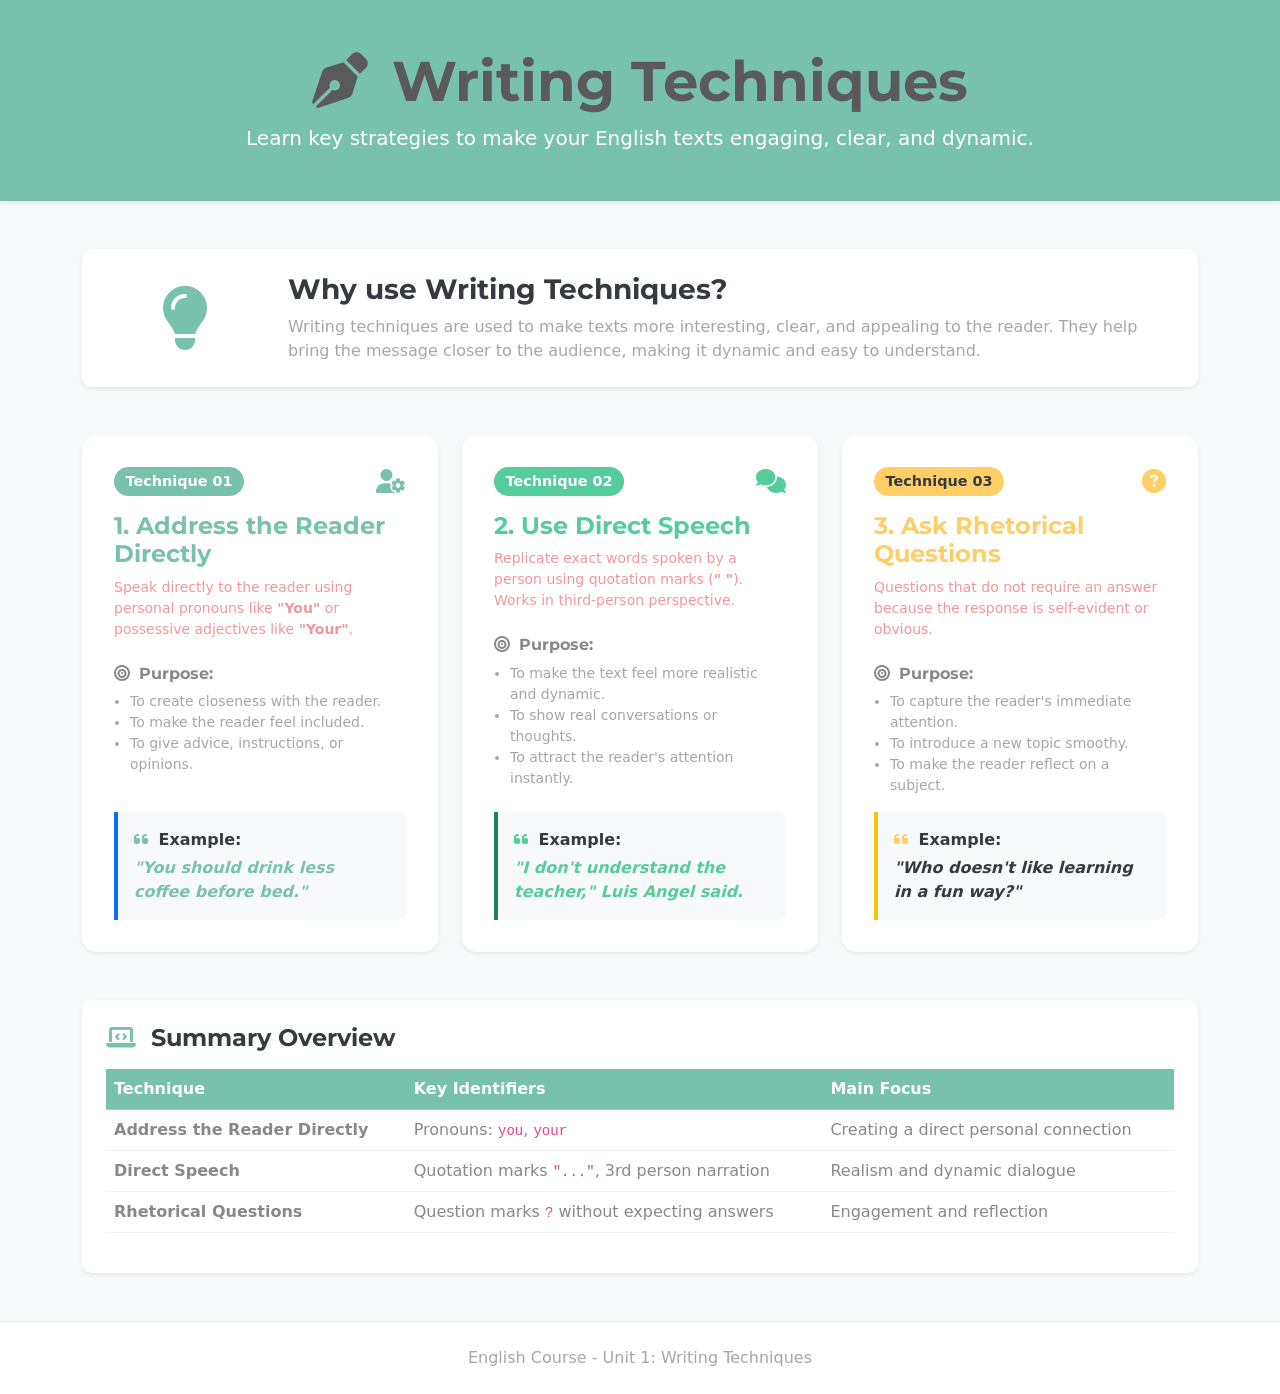
<file: unidad1/tecnicasDeEscritura/tecnicasDeEscritura.html>
<!DOCTYPE html>
<html lang="en">
<head>
    <meta charset="UTF-8">
    <meta name="viewport" content="width=device-width, initial-scale=1.0">
    <title>Writing Techniques - English Course</title>
    <!-- Bootstrap CSS -->
    <link rel="stylesheet" href="../../bootstrap/bootstrap.min.css">
    <link rel="stylesheet" href="../../bootstrap/english-course.css">
    <!-- FontAwesome for Icons -->
    <link rel="stylesheet" href="https://cdnjs.cloudflare.com/ajax/libs/font-awesome/6.4.0/css/all.min.css">
    <!-- Animate.css for dynamic animations -->
    <link rel="stylesheet" href="https://cdnjs.cloudflare.com/ajax/libs/animate.css/4.1.1/animate.min.css"/>
    
    <style>
        .card-custom {
            transition: transform 0.3s ease, box-shadow 0.3s ease;
            border: none;
            border-radius: 15px;
        }
        .card-custom:hover {
            transform: translateY(-8px);
            box-shadow: 0 10px 20px rgba(0,0,0,0.15) !important;
        }
        .badge-technique {
            font-size: 0.9rem;
            padding: 0.5em 0.8em;
            border-radius: 20px;
        }
        .example-box {
            background-color: #f8f9fa;
            border-left: 4px solid #0d6efd;
            border-radius: 0 8px 8px 0;
        }
        .pulse-icon {
            display: inline-block;
            animation: pulse 2s infinite;
        }
        @keyframes pulse {
            0% { transform: scale(1); }
            50% { transform: scale(1.15); }
            100% { transform: scale(1); }
        }
    </style>
</head>
<body class="bg-light">

    <!-- Header Section -->
    <header class="bg-primary text-white text-center py-5 shadow-sm animate__animated animate__fadeInDown">
        <div class="container">
            <h1 class="display-4 fw-bold">
                <i class="fa-solid fa-pen-nib pulse-icon me-2"></i> Writing Techniques
            </h1>
            <p class="lead mb-0">Learn key strategies to make your English texts engaging, clear, and dynamic.</p>
        </div>
    </header>

    <!-- Main Content -->
    <main class="container my-5">
        
        <!-- Introduction Banner -->
        <section class="card shadow-sm p-4 mb-5 border-0 rounded-3 animate__animated animate__fadeIn">
            <div class="row align-items-center">
                <div class="col-md-2 text-center text-primary mb-3 mb-md-0">
                    <i class="fa-solid fa-lightbulb fa-4x"></i>
                </div>
                <div class="col-md-10">
                    <h3 class="fw-bold text-dark">Why use Writing Techniques?</h3>
                    <p class="card-text text-muted">
                        Writing techniques are used to make texts more interesting, clear, and appealing to the reader. They help bring the message closer to the audience, making it dynamic and easy to understand.
                    </p>
                </div>
            </div>
        </section>

        <!-- Techniques Cards Grid -->
        <div class="row g-4">

            <!-- Technique 1 -->
            <div class="col-md-4 animate__animated animate__fadeInUp" style="animation-delay: 0.1s;">
                <div class="card h-100 shadow-sm card-custom p-3">
                    <div class="card-body d-flex flex-column">
                        <div class="d-flex align-items-center mb-3">
                            <span class="badge bg-primary badge-technique me-2">Technique 01</span>
                            <i class="fa-solid fa-user-gear text-primary ms-auto fs-4"></i>
                        </div>
                        <h4 class="card-title fw-bold text-primary">1. Address the Reader Directly</h4>
                        <p class="card-text text-secondary small">
                            Speak directly to the reader using personal pronouns like <strong>"You"</strong> or possessive adjectives like <strong>"Your"</strong>.
                        </p>
                        <h6 class="fw-bold mt-2"><i class="fa-solid fa-bullseye me-1"></i> Purpose:</h6>
                        <ul class="text-muted small ps-3">
                            <li>To create closeness with the reader.</li>
                            <li>To make the reader feel included.</li>
                            <li>To give advice, instructions, or opinions.</li>
                        </ul>
                        <div class="example-box p-3 mt-auto">
                            <span class="fw-bold text-dark d-block mb-1"><i class="fa-solid fa-quote-left text-primary me-1"></i> Example:</span>
                            <i class="text-primary fw-semibold">"You should drink less coffee before bed."</i>
                        </div>
                    </div>
                </div>
            </div>

            <!-- Technique 2 -->
            <div class="col-md-4 animate__animated animate__fadeInUp" style="animation-delay: 0.2s;">
                <div class="card h-100 shadow-sm card-custom p-3">
                    <div class="card-body d-flex flex-column">
                        <div class="d-flex align-items-center mb-3">
                            <span class="badge bg-success badge-technique me-2">Technique 02</span>
                            <i class="fa-solid fa-comments text-success ms-auto fs-4"></i>
                        </div>
                        <h4 class="card-title fw-bold text-success">2. Use Direct Speech</h4>
                        <p class="card-text text-secondary small">
                            Replicate exact words spoken by a person using quotation marks (<strong>" "</strong>). Works in third-person perspective.
                        </p>
                        <h6 class="fw-bold mt-2"><i class="fa-solid fa-bullseye me-1"></i> Purpose:</h6>
                        <ul class="text-muted small ps-3">
                            <li>To make the text feel more realistic and dynamic.</li>
                            <li>To show real conversations or thoughts.</li>
                            <li>To attract the reader's attention instantly.</li>
                        </ul>
                        <div class="example-box p-3 mt-auto border-success" style="border-left-color: #198754 !important;">
                            <span class="fw-bold text-dark d-block mb-1"><i class="fa-solid fa-quote-left text-success me-1"></i> Example:</span>
                            <i class="text-success fw-semibold">"I don't understand the teacher," Luis Angel said.</i>
                        </div>
                    </div>
                </div>
            </div>

            <!-- Technique 3 -->
            <div class="col-md-4 animate__animated animate__fadeInUp" style="animation-delay: 0.3s;">
                <div class="card h-100 shadow-sm card-custom p-3">
                    <div class="card-body d-flex flex-column">
                        <div class="d-flex align-items-center mb-3">
                            <span class="badge bg-warning text-dark badge-technique me-2">Technique 03</span>
                            <i class="fa-solid fa-circle-question text-warning ms-auto fs-4"></i>
                        </div>
                        <h4 class="card-title fw-bold text-warning">3. Ask Rhetorical Questions</h4>
                        <p class="card-text text-secondary small">
                            Questions that do not require an answer because the response is self-evident or obvious.
                        </p>
                        <h6 class="fw-bold mt-2"><i class="fa-solid fa-bullseye me-1"></i> Purpose:</h6>
                        <ul class="text-muted small ps-3">
                            <li>To capture the reader's immediate attention.</li>
                            <li>To introduce a new topic smoothy.</li>
                            <li>To make the reader reflect on a subject.</li>
                        </ul>
                        <div class="example-box p-3 mt-auto border-warning" style="border-left-color: #ffc107 !important;">
                            <span class="fw-bold text-dark d-block mb-1"><i class="fa-solid fa-quote-left text-warning me-1"></i> Example:</span>
                            <i class="text-warning fw-semibold text-dark">"Who doesn't like learning in a fun way?"</i>
                        </div>
                    </div>
                </div>
            </div>

        </div>

        <!-- Interactive Quick Practice Section -->
        <section class="card shadow-sm p-4 mt-5 border-0 rounded-3 bg-white">
            <h4 class="fw-bold text-dark mb-3"><i class="fa-solid fa-laptop-code text-primary me-2"></i> Summary Overview</h4>
            <div class="table-responsive">
                <table class="table table-hover align-middle">
                    <thead class="table-primary">
                        <tr>
                            <th>Technique</th>
                            <th>Key Identifiers</th>
                            <th>Main Focus</th>
                        </tr>
                    </thead>
                    <tbody>
                        <tr>
                            <td class="fw-bold">Address the Reader Directly</td>
                            <td>Pronouns: <code>you</code>, <code>your</code></td>
                            <td>Creating a direct personal connection</td>
                        </tr>
                        <tr>
                            <td class="fw-bold">Direct Speech</td>
                            <td>Quotation marks <code>"..."</code>, 3rd person narration</td>
                            <td>Realism and dynamic dialogue</td>
                        </tr>
                        <tr>
                            <td class="fw-bold">Rhetorical Questions</td>
                            <td>Question marks <code>?</code> without expecting answers</td>
                            <td>Engagement and reflection</td>
                        </tr>
                    </tbody>
                </table>
            </div>
        </section>

    </main>

    <!-- Footer -->
    <footer class="text-center py-4 text-muted border-top mt-5 bg-white">
        <p class="mb-0">English Course - Unit 1: Writing Techniques</p>
    </footer>

    <!-- Bootstrap JS Bundle -->
    <script src="https://cdn.jsdelivr.net/npm/bootstrap@5.3.0/dist/js/bootstrap.bundle.min.js"></script>
</body>
</html>
</file>
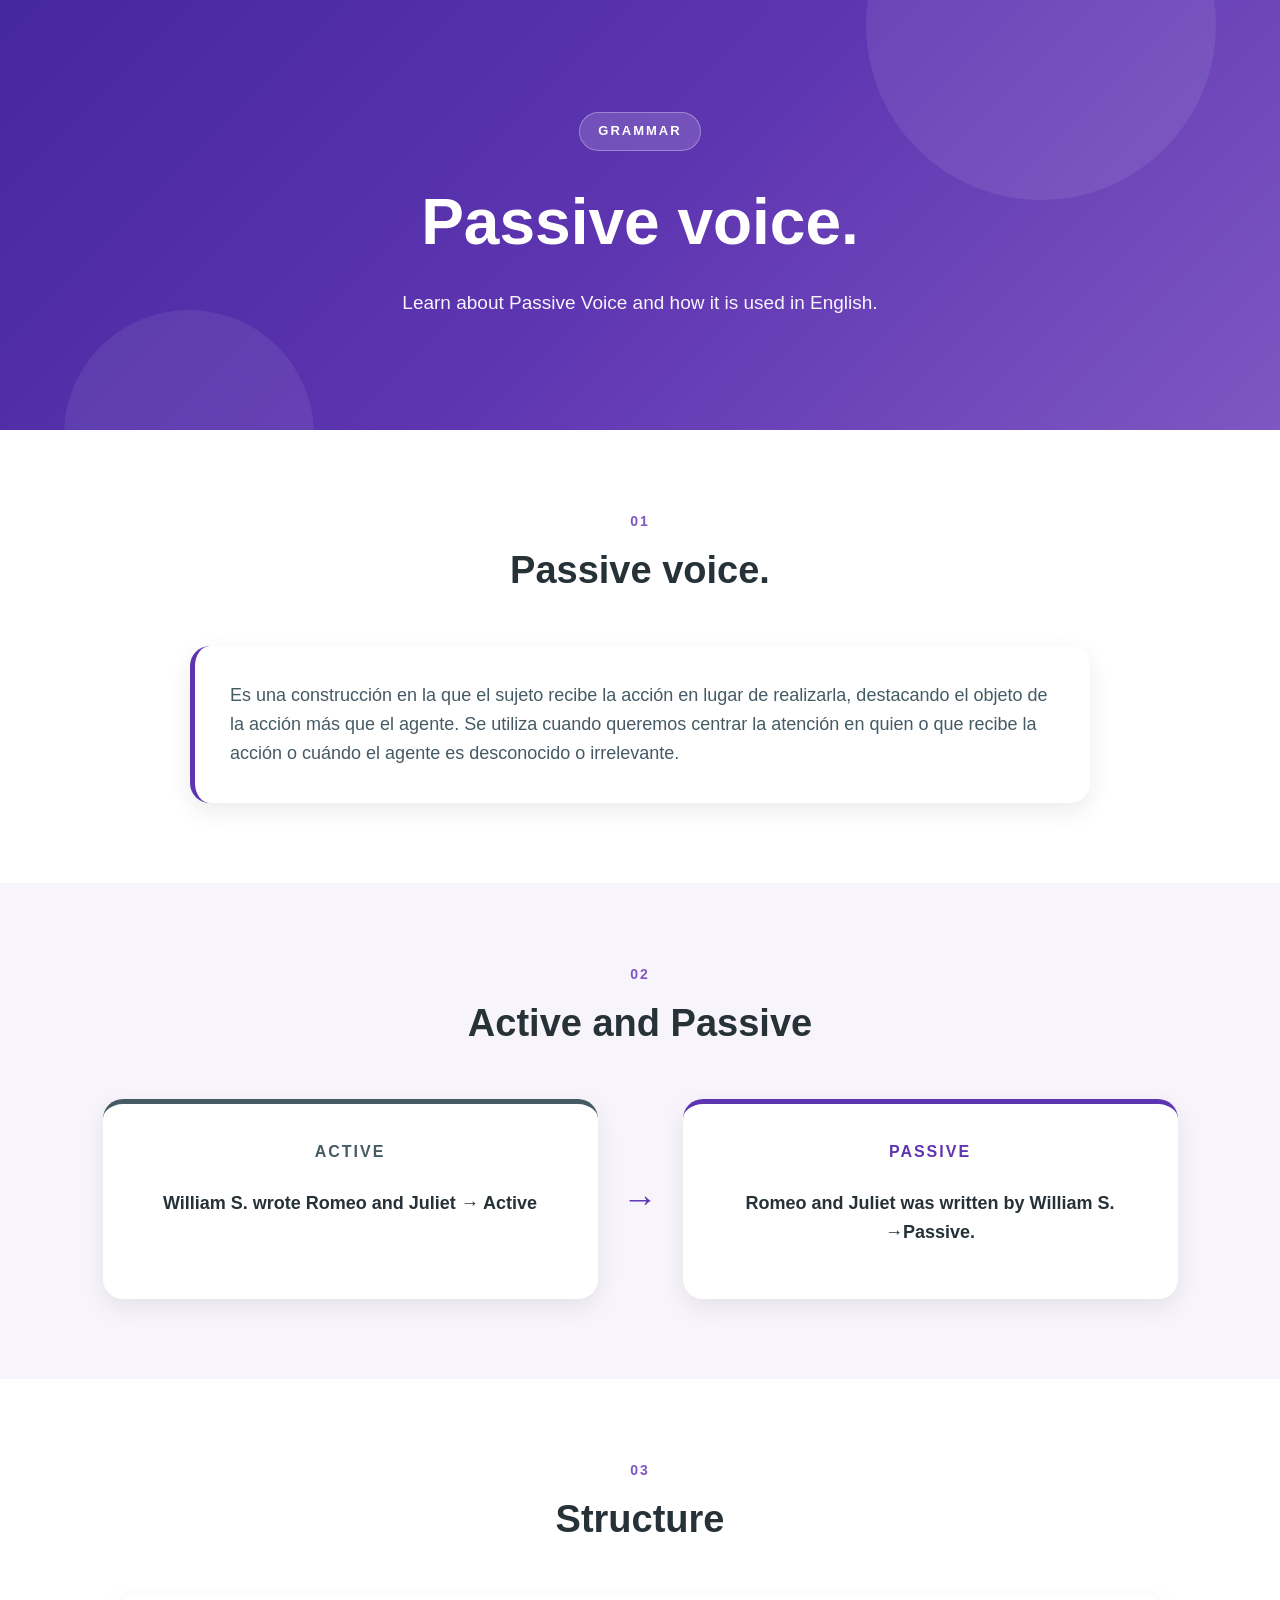
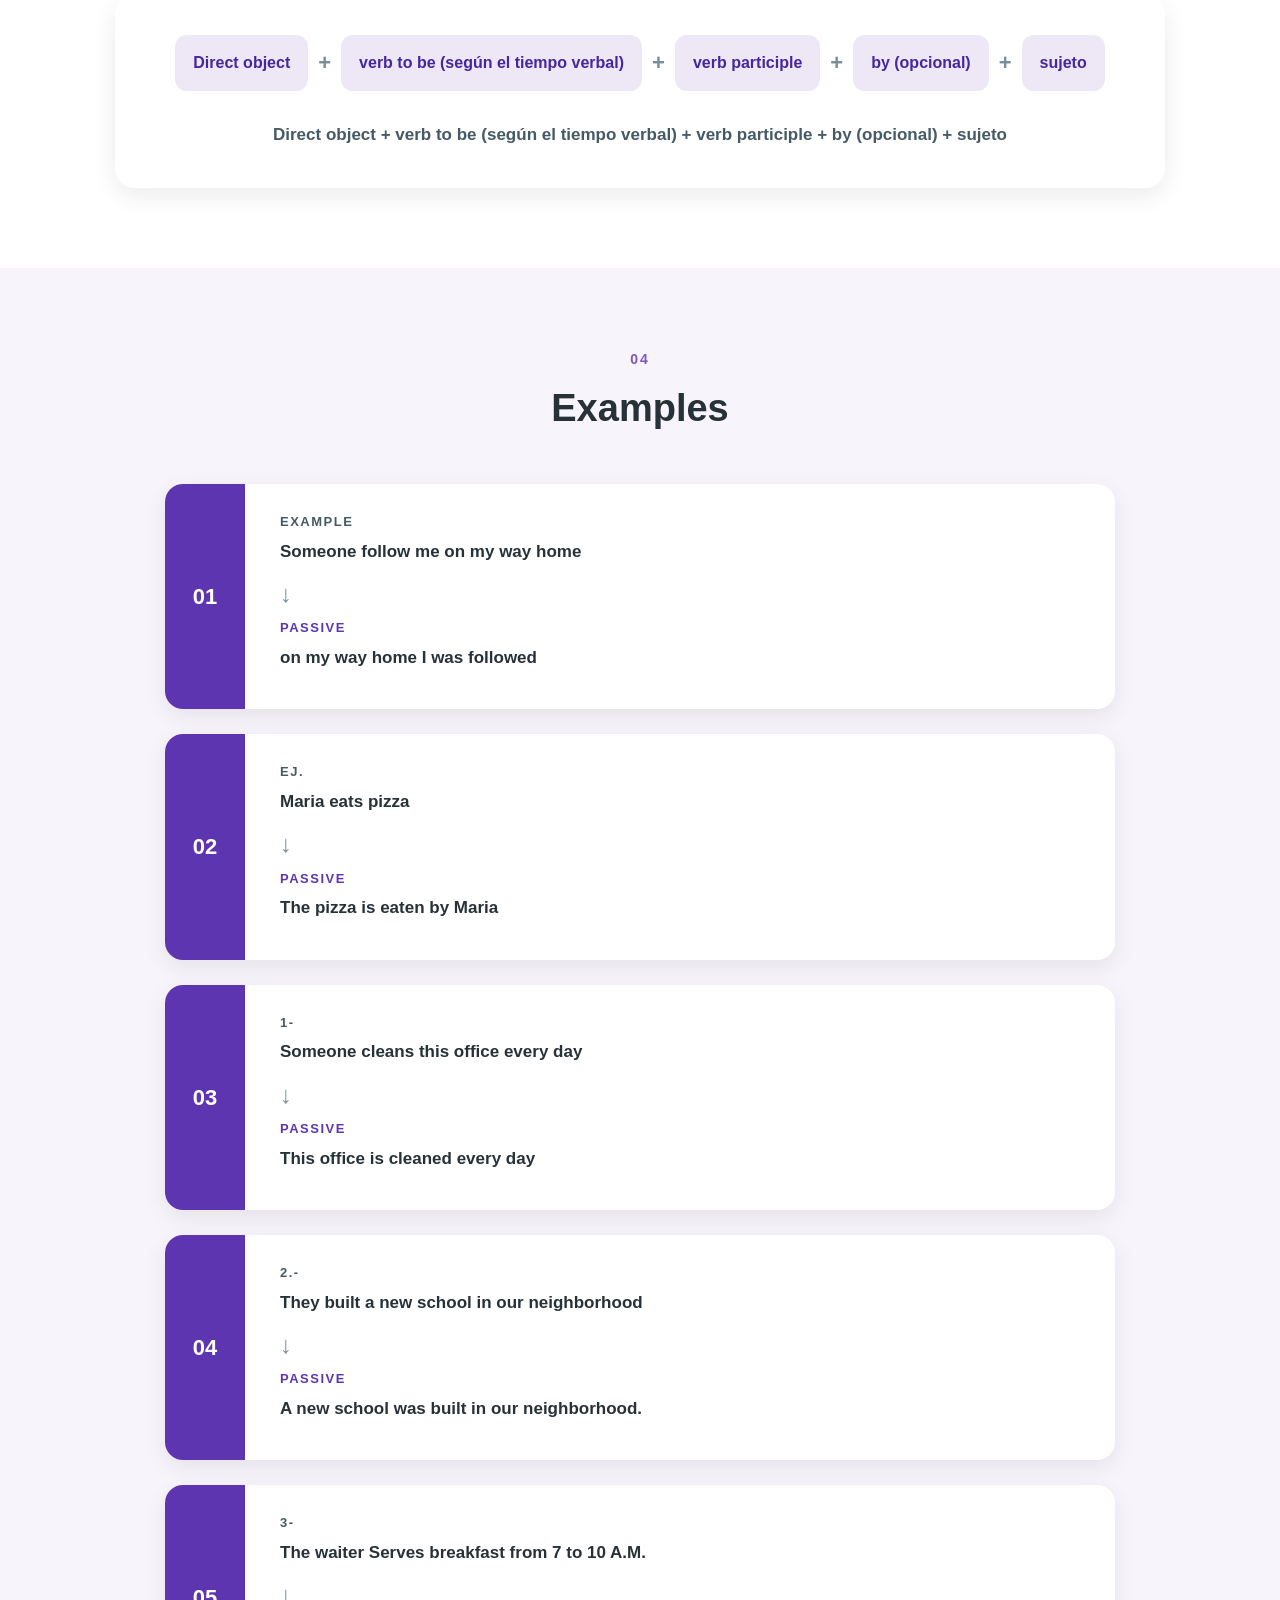
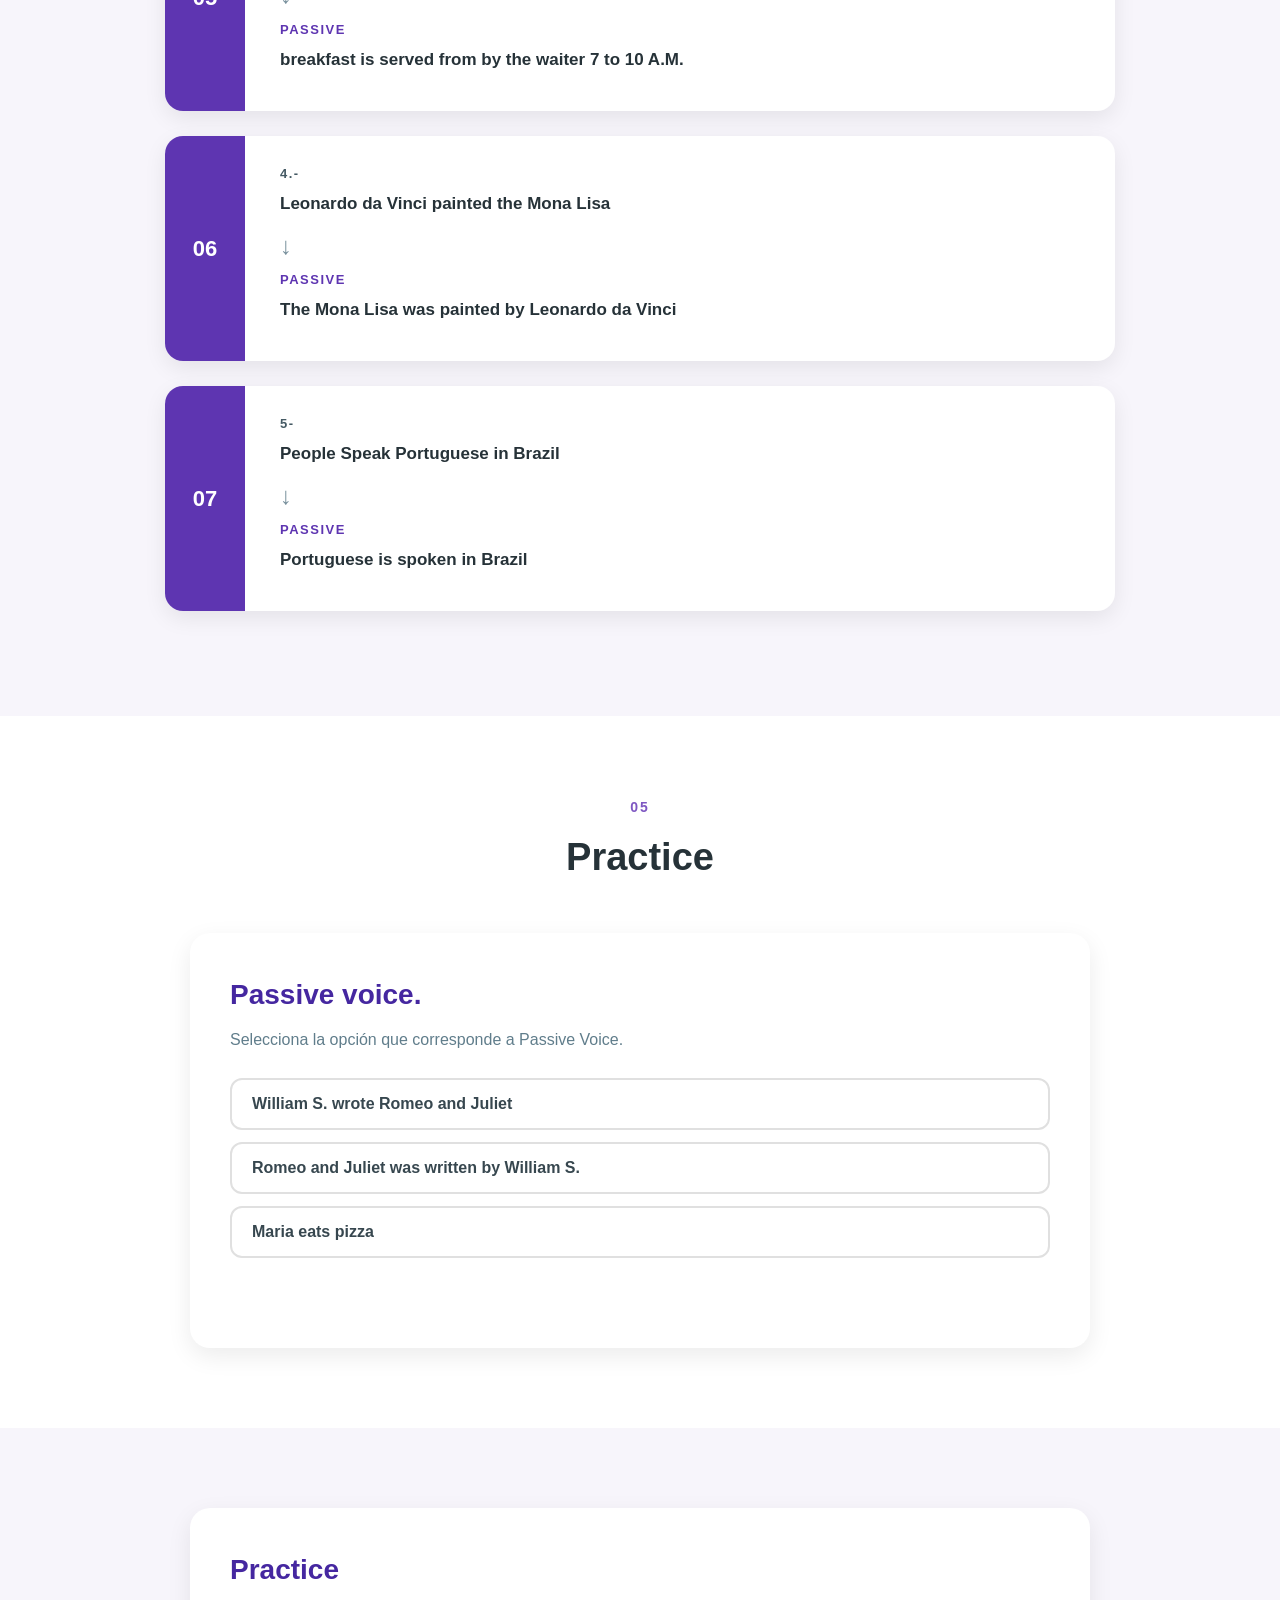
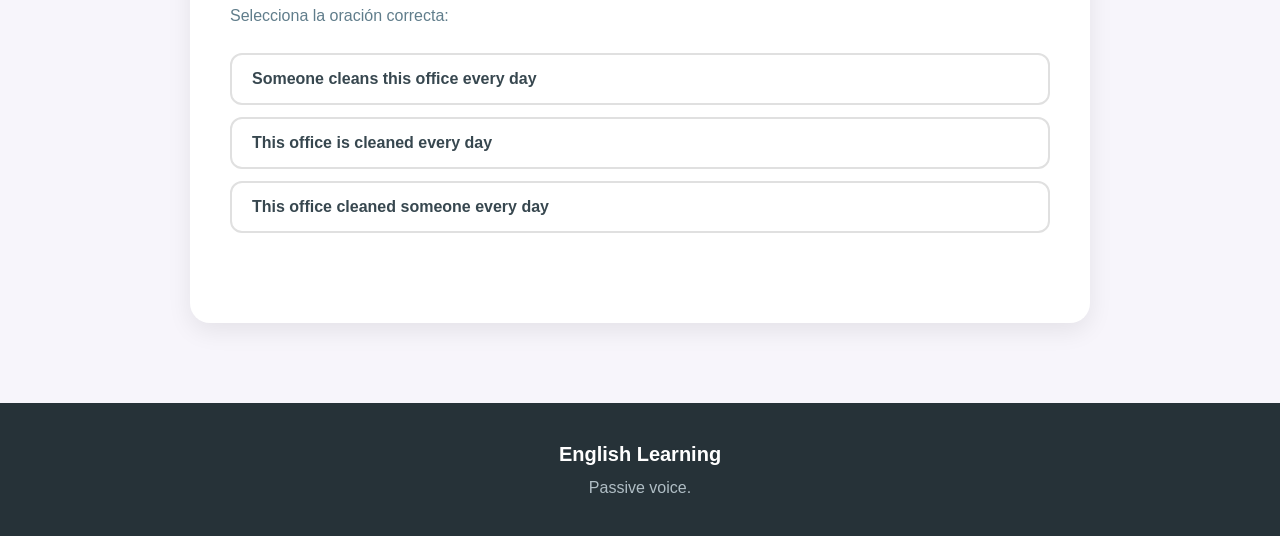
<file: unidad2/passiveVoice/passiveVoice.html>
<!DOCTYPE html>
<html lang="en">
<head>
    <meta charset="UTF-8">
    <meta name="viewport" content="width=device-width, initial-scale=1.0">
    <title>Passive Voice</title>

    <link rel="stylesheet" href="passiveVoice.css">
</head>

<body>

    <header class="hero">
        <div class="hero-content">
            <span class="tag">GRAMMAR</span>

            <h1>Passive voice.</h1>

            <p>
                Learn about Passive Voice and how it is used in English.
            </p>
        </div>
    </header>


    <main>

        <section class="section">
            <div class="container">

                <div class="title-box">
                    <span>01</span>
                    <h2>Passive voice.</h2>
                </div>

                <div class="content-card">

                    <p>
                        Es una construcción en la que el sujeto recibe la acción en lugar de realizarla, destacando el objeto de la acción más que el agente. Se utiliza cuando queremos centrar la atención en quien o que recibe la acción o cuándo el agente es desconocido o irrelevante.
                    </p>

                </div>

            </div>
        </section>


        <section class="section section-gray">

            <div class="container">

                <div class="title-box">
                    <span>02</span>
                    <h2>Active and Passive</h2>
                </div>

                <div class="comparison">

                    <div class="comparison-card active">
                        <div class="card-title">
                            Active
                        </div>

                        <p>
                            William S. wrote Romeo and Juliet → Active
                        </p>
                    </div>


                    <div class="arrow">
                        →
                    </div>


                    <div class="comparison-card passive">
                        <div class="card-title">
                            Passive
                        </div>

                        <p>
                            Romeo and Juliet was written by William S. →Passive.
                        </p>
                    </div>

                </div>

            </div>

        </section>


        <section class="section">

            <div class="container">

                <div class="title-box">
                    <span>03</span>
                    <h2>Structure</h2>
                </div>

                <div class="structure-card">

                    <div class="structure">
                        <div class="structure-item">
                            Direct object
                        </div>

                        <div class="plus">+</div>

                        <div class="structure-item">
                            verb to be (según el tiempo verbal)
                        </div>

                        <div class="plus">+</div>

                        <div class="structure-item">
                            verb participle
                        </div>

                        <div class="plus">+</div>

                        <div class="structure-item">
                            by (opcional)
                        </div>

                        <div class="plus">+</div>

                        <div class="structure-item">
                            sujeto
                        </div>
                    </div>

                    <p class="structure-text">
                        Direct object + verb to be (según el tiempo verbal) + verb participle + by (opcional) + sujeto
                    </p>

                </div>

            </div>

        </section>


        <section class="section section-gray">

            <div class="container">

                <div class="title-box">
                    <span>04</span>
                    <h2>Examples</h2>
                </div>


                <div class="example-card">

                    <div class="number">
                        01
                    </div>

                    <div class="example-content">

                        <div class="active-label">
                            Example
                        </div>

                        <p>
                            Someone follow me on my way home
                        </p>

                        <div class="arrow-down">
                            ↓
                        </div>

                        <div class="passive-label">
                            Passive
                        </div>

                        <p>
                            on my way home I was followed
                        </p>

                    </div>

                </div>


                <div class="example-card">

                    <div class="number">
                        02
                    </div>

                    <div class="example-content">

                        <div class="active-label">
                            Ej.
                        </div>

                        <p>
                            Maria eats pizza
                        </p>

                        <div class="arrow-down">
                            ↓
                        </div>

                        <div class="passive-label">
                            Passive
                        </div>

                        <p>
                            The pizza is eaten by Maria
                        </p>

                    </div>

                </div>


                <div class="example-card">

                    <div class="number">
                        03
                    </div>

                    <div class="example-content">

                        <div class="active-label">
                            1-
                        </div>

                        <p>
                            Someone cleans this office every day
                        </p>

                        <div class="arrow-down">
                            ↓
                        </div>

                        <div class="passive-label">
                            Passive
                        </div>

                        <p>
                            This office is cleaned every day
                        </p>

                    </div>

                </div>


                <div class="example-card">

                    <div class="number">
                        04
                    </div>

                    <div class="example-content">

                        <div class="active-label">
                            2.-
                        </div>

                        <p>
                            They built a new school in our neighborhood
                        </p>

                        <div class="arrow-down">
                            ↓
                        </div>

                        <div class="passive-label">
                            Passive
                        </div>

                        <p>
                            A new school was built in our neighborhood.
                        </p>

                    </div>

                </div>


                <div class="example-card">

                    <div class="number">
                        05
                    </div>

                    <div class="example-content">

                        <div class="active-label">
                            3-
                        </div>

                        <p>
                            The waiter Serves breakfast from 7 to 10 A.M.
                        </p>

                        <div class="arrow-down">
                            ↓
                        </div>

                        <div class="passive-label">
                            Passive
                        </div>

                        <p>
                            breakfast is served from by the waiter 7 to 10 A.M.
                        </p>

                    </div>

                </div>


                <div class="example-card">

                    <div class="number">
                        06
                    </div>

                    <div class="example-content">

                        <div class="active-label">
                            4.-
                        </div>

                        <p>
                            Leonardo da Vinci painted the Mona Lisa
                        </p>

                        <div class="arrow-down">
                            ↓
                        </div>

                        <div class="passive-label">
                            Passive
                        </div>

                        <p>
                            The Mona Lisa was painted by Leonardo da Vinci
                        </p>

                    </div>

                </div>


                <div class="example-card">

                    <div class="number">
                        07
                    </div>

                    <div class="example-content">

                        <div class="active-label">
                            5-
                        </div>

                        <p>
                            People Speak Portuguese in Brazil
                        </p>

                        <div class="arrow-down">
                            ↓
                        </div>

                        <div class="passive-label">
                            Passive
                        </div>

                        <p>
                            Portuguese is spoken in Brazil
                        </p>

                    </div>

                </div>

            </div>

        </section>


        <section class="section">

            <div class="container">

                <div class="title-box">
                    <span>05</span>
                    <h2>Practice</h2>
                </div>

                <div class="practice-card">

                    <h3>Passive voice.</h3>

                    <p>
                        Selecciona la opción que corresponde a Passive Voice.
                    </p>

                    <button onclick="respuesta('incorrecta')">
                        William S. wrote Romeo and Juliet
                    </button>

                    <button onclick="respuesta('correcta')">
                        Romeo and Juliet was written by William S.
                    </button>

                    <button onclick="respuesta('incorrecta')">
                        Maria eats pizza
                    </button>

                    <div id="resultado"></div>

                </div>

            </div>

        </section>


        <section class="section section-gray">

            <div class="container">

                <div class="practice-card">

                    <h3>Practice</h3>

                    <p>
                        Selecciona la oración correcta:
                    </p>

                    <button onclick="respuesta2('incorrecta')">
                        Someone cleans this office every day
                    </button>

                    <button onclick="respuesta2('correcta')">
                        This office is cleaned every day
                    </button>

                    <button onclick="respuesta2('incorrecta')">
                        This office cleaned someone every day
                    </button>

                    <div id="resultado2"></div>

                </div>

            </div>

        </section>

    </main>


    <footer>

        <p>
            English Learning
        </p>

        <span>
            Passive voice.
        </span>

    </footer>


    <script>

        function respuesta(tipo) {

            const resultado = document.getElementById("resultado");

            if (tipo === "correcta") {

                resultado.innerHTML = "✓ Correct!";
                resultado.className = "correct";

            } else {

                resultado.innerHTML = "✗ Try again!";
                resultado.className = "incorrect";

            }

        }


        function respuesta2(tipo) {

            const resultado = document.getElementById("resultado2");

            if (tipo === "correcta") {

                resultado.innerHTML = "✓ Correct!";
                resultado.className = "correct";

            } else {

                resultado.innerHTML = "✗ Try again!";
                resultado.className = "incorrect";

            }

        }

    </script>

</body>
</html>
</file>
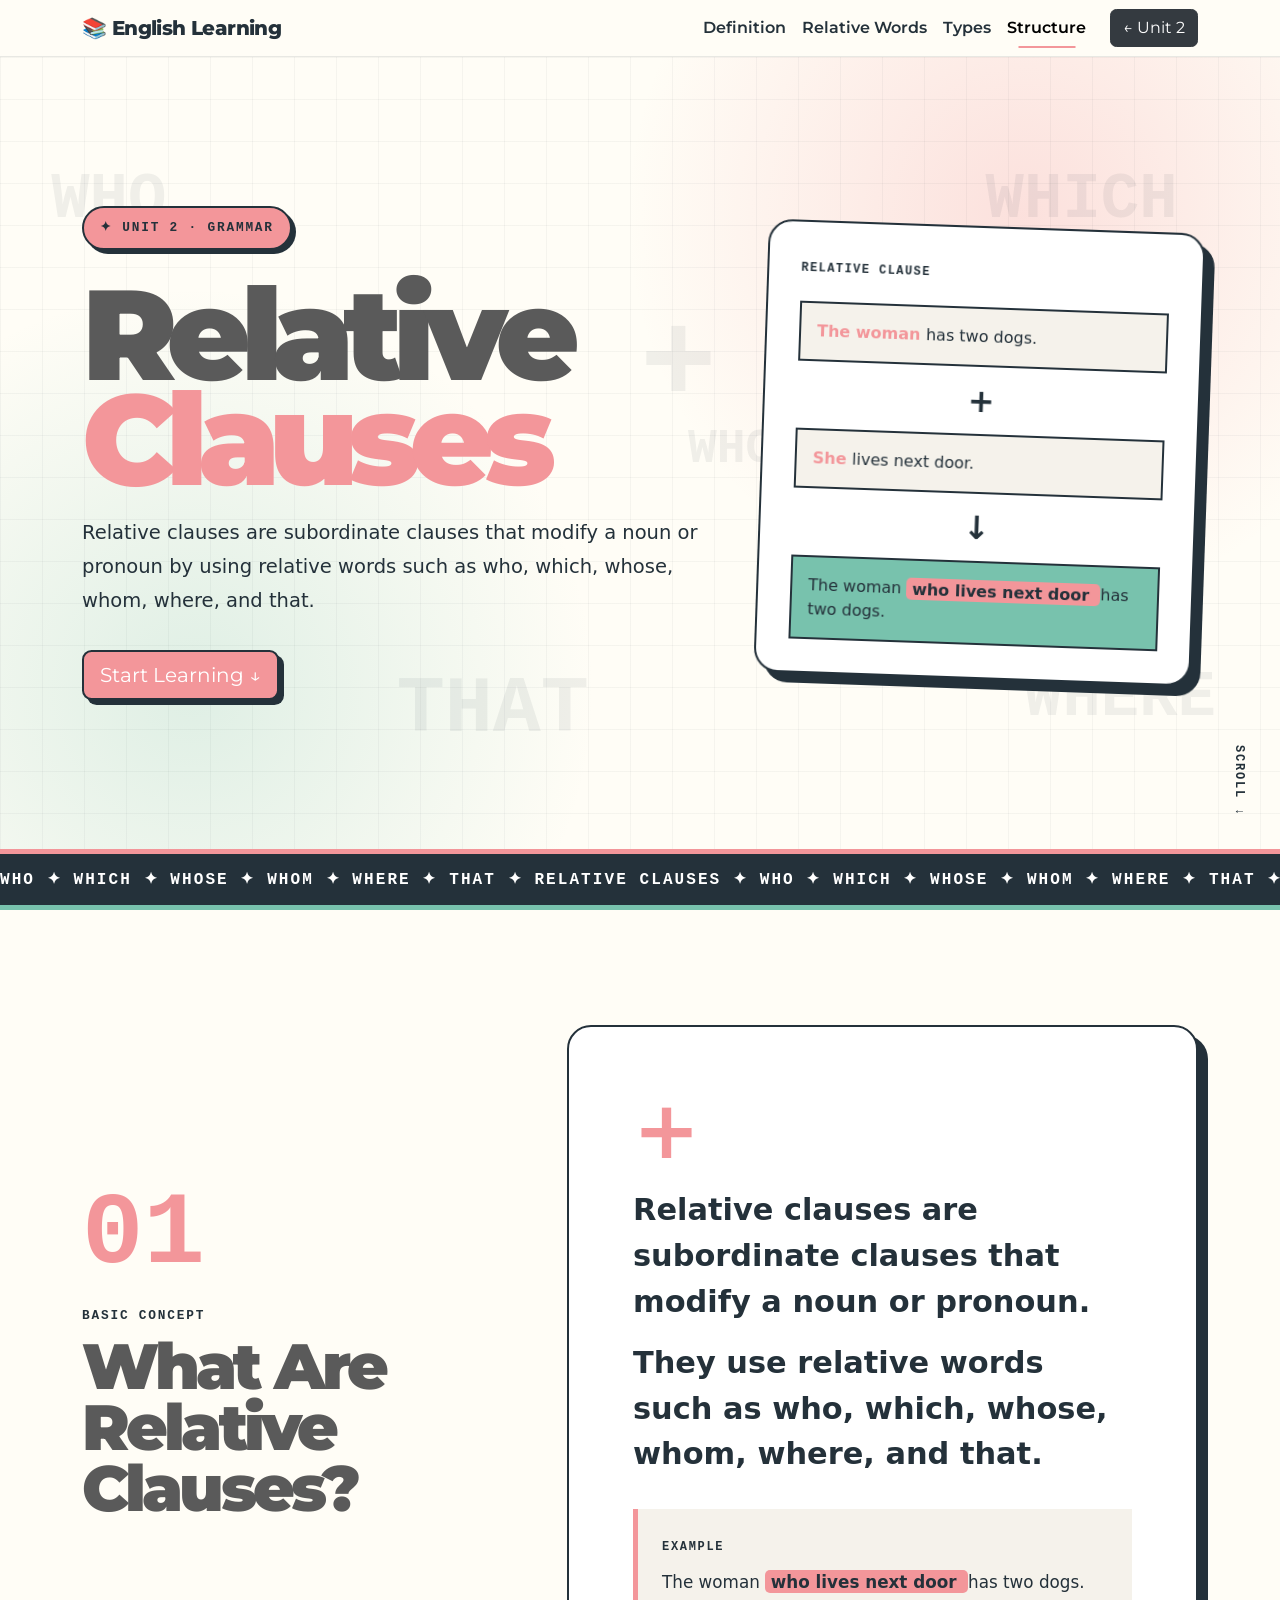
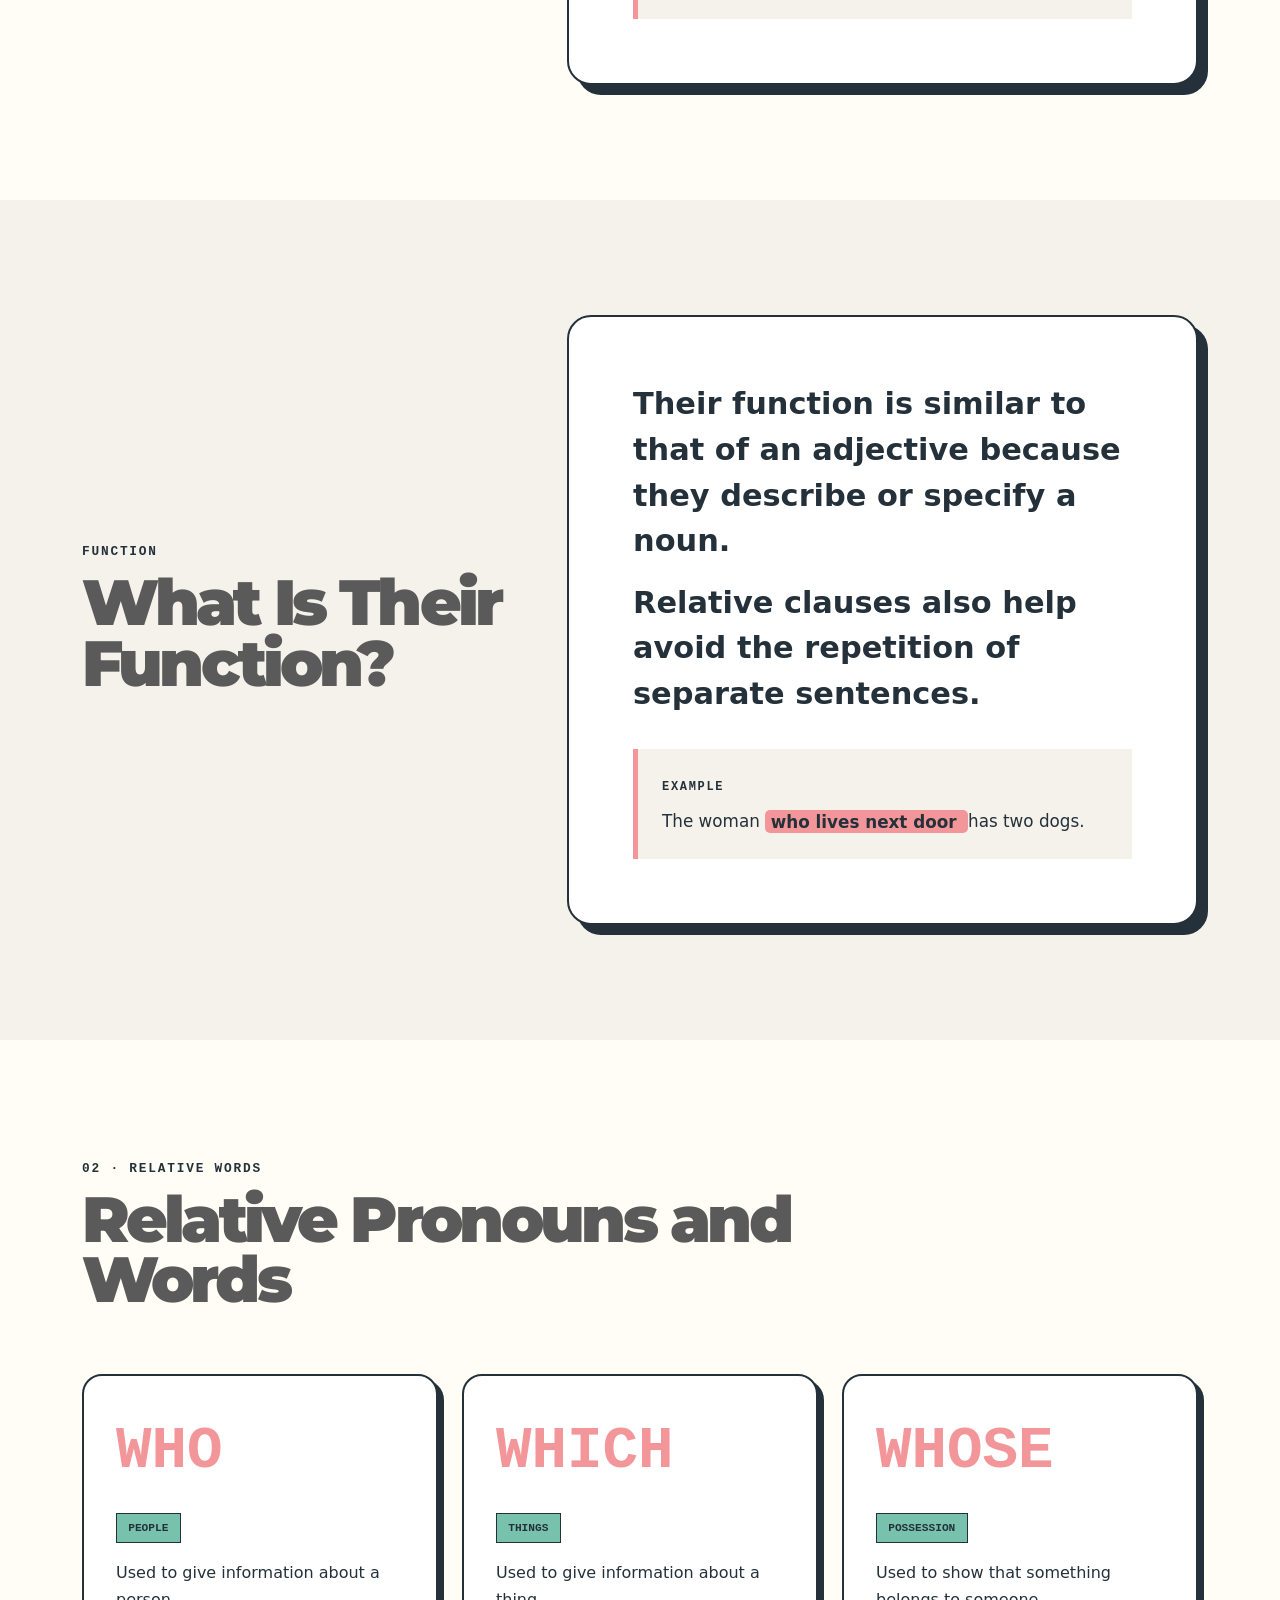
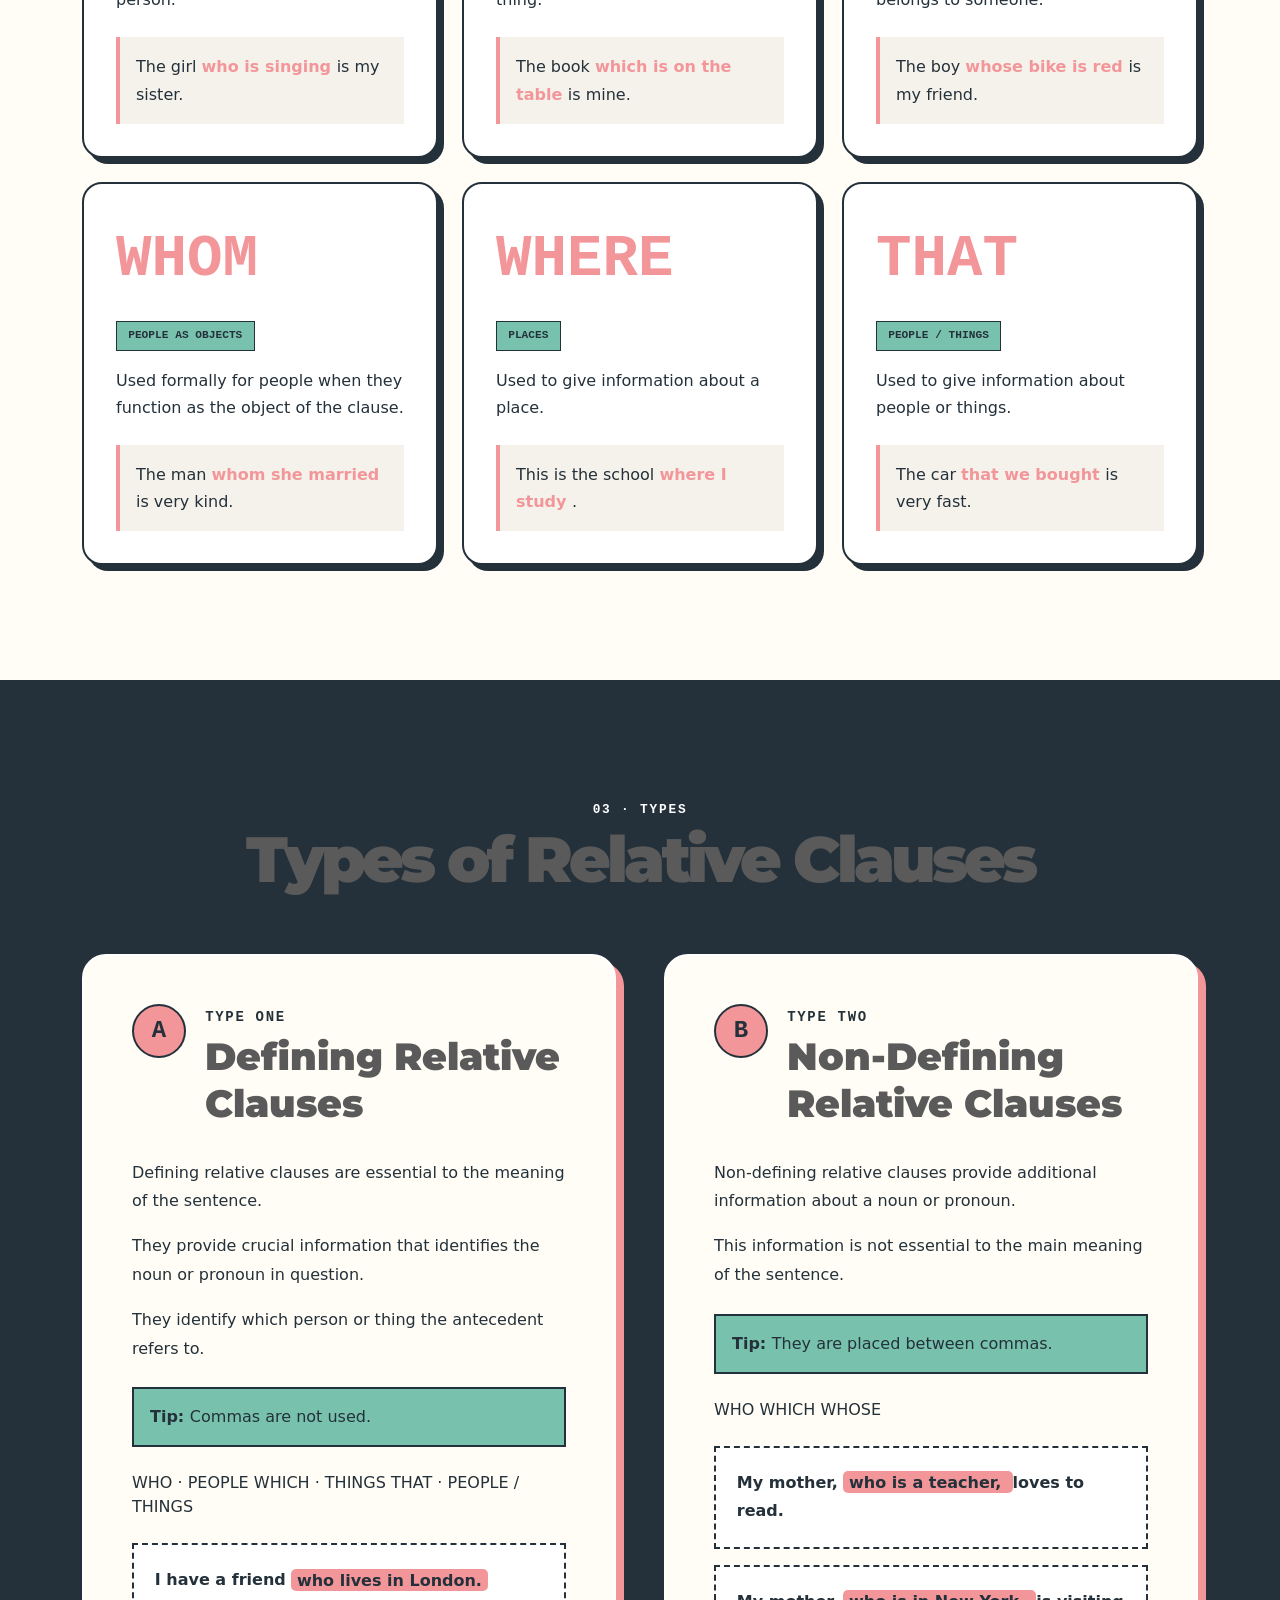
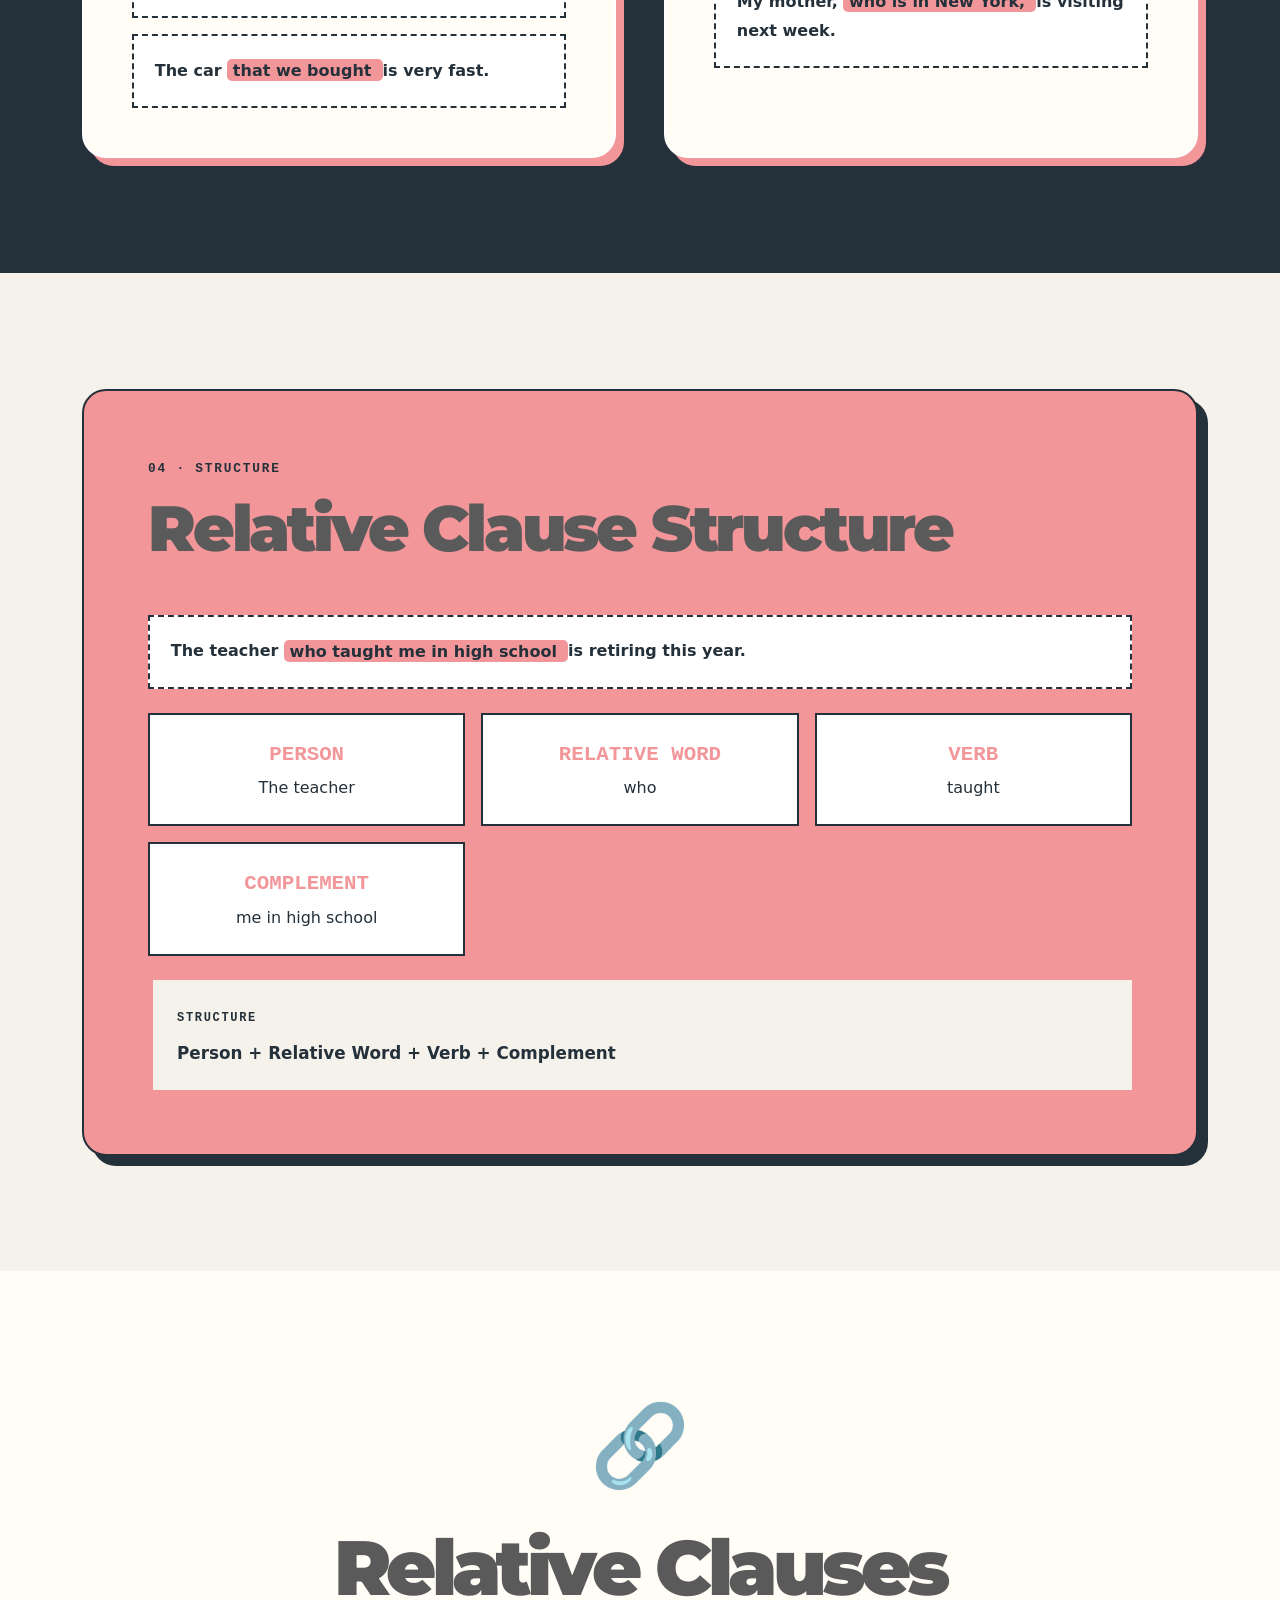
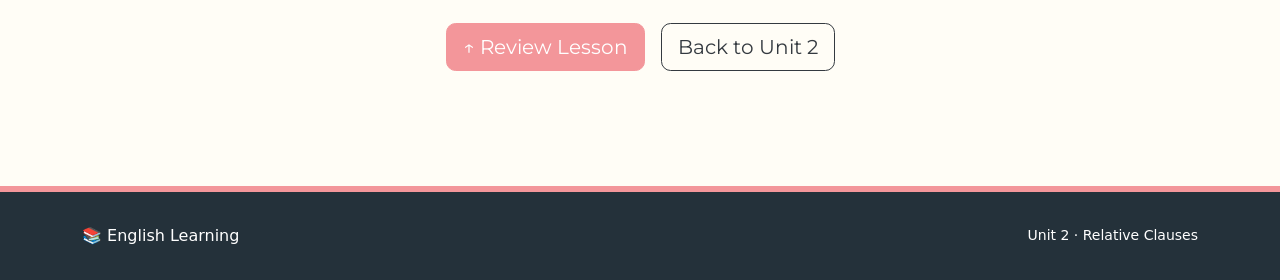
<file: unidad2/relativeClauses/relativeClauses.html>
<!DOCTYPE html>
<html lang="en">

<head>

    <meta charset="UTF-8">

    <meta
        name="viewport"
        content="width=device-width, initial-scale=1.0"
    >

    <title>Relative Clauses | English Learning</title>

    <!-- Bootswatch Minty -->
    <link
        rel="stylesheet"
        href="../../bootstrap/bootstrap.min.css"
    >

    <!-- Page styles -->
    <link
        rel="stylesheet"
        href="relative-clauses.css"
    >

</head>


<body>


    <!-- =====================================================
         NAVBAR
    ====================================================== -->

    <nav class="navbar navbar-expand-lg navbar-light sticky-top">

        <div class="container">

            <a
                class="navbar-brand"
                href="../../index.html"
            >
                📚 English Learning
            </a>


            <button
                class="navbar-toggler"
                type="button"
                data-bs-toggle="collapse"
                data-bs-target="#relativeNavbar"
                aria-controls="relativeNavbar"
                aria-expanded="false"
                aria-label="Toggle navigation"
            >
                <span class="navbar-toggler-icon"></span>
            </button>


            <div
                class="collapse navbar-collapse"
                id="relativeNavbar"
            >

                <ul class="navbar-nav ms-auto align-items-lg-center">

                    <li class="nav-item">
                        <a
                            class="nav-link"
                            href="#definition"
                        >
                            Definition
                        </a>
                    </li>


                    <li class="nav-item">
                        <a
                            class="nav-link"
                            href="#pronouns"
                        >
                            Relative Words
                        </a>
                    </li>


                    <li class="nav-item">
                        <a
                            class="nav-link"
                            href="#types"
                        >
                            Types
                        </a>
                    </li>


                    <li class="nav-item">
                        <a
                            class="nav-link"
                            href="#structure"
                        >
                            Structure
                        </a>
                    </li>


                    <li class="nav-item ms-lg-3">

                        <a
                            class="btn btn-dark"
                            href="../../index.html#unit2"
                        >
                            ← Unit 2
                        </a>

                    </li>

                </ul>

            </div>

        </div>

    </nav>



    <!-- =====================================================
         HERO
    ====================================================== -->

    <header class="lesson-hero">

        <div class="retro-grid"></div>


        <!-- Floating background words -->

        <div
            class="floating-elements"
            aria-hidden="true"
        >

            <span class="float-word float-1">
                WHO
            </span>

            <span class="float-word float-2">
                WHICH
            </span>

            <span class="float-word float-3">
                THAT
            </span>

            <span class="float-word float-4">
                WHERE
            </span>

            <span class="float-word float-5">
                WHOSE
            </span>

            <span class="float-symbol float-6">
                +
            </span>

        </div>


        <div class="container position-relative">

            <div class="row align-items-center g-5">


                <!-- HERO TEXT -->

                <div class="col-12 col-lg-7">

                    <div class="hero-content">

                        <span class="lesson-badge">
                            ✦ UNIT 2 · GRAMMAR
                        </span>


                        <h1 class="hero-title">

                            <span class="animated-line">
                                Relative
                            </span>

                            <span class="animated-line accent-line">
                                Clauses
                            </span>

                        </h1>


                        <p class="hero-description">

                            Relative clauses are subordinate
                            clauses that modify a noun or pronoun
                            by using relative words such as
                            who, which, whose, whom, where,
                            and that.

                        </p>


                        <a
                            href="#definition"
                            class="btn btn-secondary btn-lg hero-button"
                        >
                            Start Learning ↓
                        </a>

                    </div>

                </div>



                <!-- CONNECTION VISUAL -->

                <div class="col-12 col-lg-5">

                    <div class="connection-board">

                        <span class="board-label">
                            RELATIVE CLAUSE
                        </span>


                        <div class="sentence-piece">

                            <strong>
                                The woman
                            </strong>

                            <span>
                                has two dogs.
                            </span>

                        </div>


                        <div
                            class="connector-line"
                            aria-hidden="true"
                        >
                            +
                        </div>


                        <div class="sentence-piece">

                            <strong>
                                She
                            </strong>

                            <span>
                                lives next door.
                            </span>

                        </div>


                        <div class="result-arrow">
                            ↓
                        </div>


                        <div class="sentence-result">

                            The woman

                            <mark>
                                who lives next door
                            </mark>

                            has two dogs.

                        </div>

                    </div>

                </div>


            </div>

        </div>


        <div
            class="scroll-indicator"
            aria-hidden="true"
        >
            SCROLL ↓
        </div>

    </header>



    <!-- =====================================================
         MARQUEE
    ====================================================== -->

    <div class="retro-marquee">

        <div class="retro-marquee-track">

            WHO ✦ WHICH ✦ WHOSE ✦ WHOM ✦ WHERE ✦ THAT ✦
            RELATIVE CLAUSES ✦
            WHO ✦ WHICH ✦ WHOSE ✦ WHOM ✦ WHERE ✦ THAT ✦
            RELATIVE CLAUSES ✦

        </div>

    </div>



    <!-- =====================================================
         WHAT ARE RELATIVE CLAUSES?
    ====================================================== -->

    <section
        id="definition"
        class="lesson-section"
    >

        <div class="container">

            <div class="row align-items-center g-5">


                <div class="col-12 col-lg-5">

                    <div class="section-number">
                        01
                    </div>


                    <span class="section-label">
                        BASIC CONCEPT
                    </span>


                    <h2 class="section-title">
                        What Are Relative Clauses?
                    </h2>

                </div>



                <div class="col-12 col-lg-7">

                    <article class="definition-card reveal">


                        <div class="definition-symbol">
                            +
                        </div>


                        <p>

                            Relative clauses are subordinate
                            clauses that modify a noun or
                            pronoun.

                        </p>


                        <p>

                            They use relative words such as
                            <strong>who, which, whose, whom,
                            where,</strong> and
                            <strong>that</strong>.

                        </p>


                        <div class="example-box">

                            <span class="example-label">
                                EXAMPLE
                            </span>


                            <p>

                                The woman

                                <mark>
                                    who lives next door
                                </mark>

                                has two dogs.

                            </p>

                        </div>

                    </article>

                </div>


            </div>

        </div>

    </section>



    <!-- =====================================================
         FUNCTION
    ====================================================== -->

    <section class="how-section">

        <div class="container">

            <div class="row align-items-center g-5">


                <div class="col-12 col-lg-5">

                    <span class="section-label">
                        FUNCTION
                    </span>


                    <h2 class="section-title">
                        What Is Their Function?
                    </h2>

                </div>



                <div class="col-12 col-lg-7">

                    <article class="definition-card reveal">

                        <p>

                            Their function is similar to that
                            of an adjective because they
                            describe or specify a noun.

                        </p>


                        <p>

                            Relative clauses also help avoid
                            the repetition of separate
                            sentences.

                        </p>


                        <div class="example-box">

                            <span class="example-label">
                                EXAMPLE
                            </span>


                            <p>

                                The woman

                                <mark>
                                    who lives next door
                                </mark>

                                has two dogs.

                            </p>

                        </div>

                    </article>

                </div>


            </div>

        </div>

    </section>



    <!-- =====================================================
     RELATIVE WORDS
====================================================== -->

<section
    id="pronouns"
    class="pronouns-section"
>

    <div class="container">


        <div class="pronouns-heading">

            <span class="section-label">
                02 · RELATIVE WORDS
            </span>


            <h2 class="section-title">
                Relative Pronouns and Words
            </h2>

        </div>



        <div class="row g-4">


            <!-- WHO -->

            <div class="col-12 col-md-6 col-lg-4">

                <article class="pronoun-card reveal">

                    <div class="pronoun-word">
                        WHO
                    </div>


                    <span class="pronoun-use">
                        PEOPLE
                    </span>


                    <p>
                        Used to give information
                        about a person.
                    </p>


                    <div class="pronoun-example">

                        The girl

                        <strong>
                            who is singing
                        </strong>

                        is my sister.

                    </div>

                </article>

            </div>



            <!-- WHICH -->

            <div class="col-12 col-md-6 col-lg-4">

                <article class="pronoun-card reveal">

                    <div class="pronoun-word">
                        WHICH
                    </div>


                    <span class="pronoun-use">
                        THINGS
                    </span>


                    <p>
                        Used to give information
                        about a thing.
                    </p>


                    <div class="pronoun-example">

                        The book

                        <strong>
                            which is on the table
                        </strong>

                        is mine.

                    </div>

                </article>

            </div>



            <!-- WHOSE -->

            <div class="col-12 col-md-6 col-lg-4">

                <article class="pronoun-card reveal">

                    <div class="pronoun-word">
                        WHOSE
                    </div>


                    <span class="pronoun-use">
                        POSSESSION
                    </span>


                    <p>
                        Used to show that something
                        belongs to someone.
                    </p>


                    <div class="pronoun-example">

                        The boy

                        <strong>
                            whose bike is red
                        </strong>

                        is my friend.

                    </div>

                </article>

            </div>



            <!-- WHOM -->

            <div class="col-12 col-md-6 col-lg-4">

                <article class="pronoun-card reveal">

                    <div class="pronoun-word">
                        WHOM
                    </div>


                    <span class="pronoun-use">
                        PEOPLE AS OBJECTS
                    </span>


                    <p>
                        Used formally for people
                        when they function as the
                        object of the clause.
                    </p>


                    <div class="pronoun-example">

                        The man

                        <strong>
                            whom she married
                        </strong>

                        is very kind.

                    </div>

                </article>

            </div>



            <!-- WHERE -->

            <div class="col-12 col-md-6 col-lg-4">

                <article class="pronoun-card reveal">

                    <div class="pronoun-word">
                        WHERE
                    </div>


                    <span class="pronoun-use">
                        PLACES
                    </span>


                    <p>
                        Used to give information
                        about a place.
                    </p>


                    <div class="pronoun-example">

                        This is the school

                        <strong>
                            where I study
                        </strong>.

                    </div>

                </article>

            </div>



            <!-- THAT -->

            <div class="col-12 col-md-6 col-lg-4">

                <article class="pronoun-card reveal">

                    <div class="pronoun-word">
                        THAT
                    </div>


                    <span class="pronoun-use">
                        PEOPLE / THINGS
                    </span>


                    <p>
                        Used to give information
                        about people or things.
                    </p>


                    <div class="pronoun-example">

                        The car

                        <strong>
                            that we bought
                        </strong>

                        is very fast.

                    </div>

                </article>

            </div>


        </div>

    </div>

</section>

    <!-- =====================================================
         TYPES OF RELATIVE CLAUSES
    ====================================================== -->

    <section
        id="types"
        class="types-section"
    >

        <div class="container">


            <div class="text-center types-heading">

                <span class="section-label">
                    03 · TYPES
                </span>


                <h2 class="section-title">
                    Types of Relative Clauses
                </h2>

            </div>



            <div class="row g-5">


                <!-- =================================================
                     DEFINING RELATIVE CLAUSES
                ================================================== -->

                <div class="col-12 col-lg-6">

                    <article class="type-card defining-card reveal">


                        <div class="type-header">

                            <span>
                                A
                            </span>


                            <div>

                                <small>
                                    TYPE ONE
                                </small>


                                <h3>
                                    Defining Relative Clauses
                                </h3>

                            </div>

                        </div>


                        <p>

                            Defining relative clauses are
                            essential to the meaning of the
                            sentence.

                        </p>


                        <p>

                            They provide crucial information
                            that identifies the noun or
                            pronoun in question.

                        </p>


                        <p>

                            They identify which person or
                            thing the antecedent refers to.

                        </p>


                        <div class="rule-box">

                            <strong>
                                Tip:
                            </strong>

                            Commas are not used.

                        </div>


                        <div class="report-tags">

                            <span>
                                WHO · PEOPLE
                            </span>

                            <span>
                                WHICH · THINGS
                            </span>

                            <span>
                                THAT · PEOPLE / THINGS
                            </span>

                        </div>


                        <div class="sentence-example mt-4">

                            I have a friend

                            <mark>
                                who lives in London.
                            </mark>

                        </div>


                        <div class="sentence-example mt-3">

                            The car

                            <mark>
                                that we bought
                            </mark>

                            is very fast.

                        </div>

                    </article>

                </div>



                <!-- =================================================
                     NON-DEFINING RELATIVE CLAUSES
                ================================================== -->

                <div class="col-12 col-lg-6">

                    <article class="type-card non-defining-card reveal">


                        <div class="type-header">

                            <span>
                                B
                            </span>


                            <div>

                                <small>
                                    TYPE TWO
                                </small>


                                <h3>
                                    Non-Defining Relative Clauses
                                </h3>

                            </div>

                        </div>


                        <p>

                            Non-defining relative clauses
                            provide additional information
                            about a noun or pronoun.

                        </p>


                        <p>

                            This information is not essential
                            to the main meaning of the
                            sentence.

                        </p>


                        <div class="rule-box">

                            <strong>
                                Tip:
                            </strong>

                            They are placed between commas.

                        </div>


                        <div class="report-tags">

                            <span>
                                WHO
                            </span>

                            <span>
                                WHICH
                            </span>

                            <span>
                                WHOSE
                            </span>

                        </div>


                        <div class="sentence-example mt-4">

                            My mother,

                            <mark>
                                who is a teacher,
                            </mark>

                            loves to read.

                        </div>


                        <div class="sentence-example mt-3">

                            My mother,

                            <mark>
                                who is in New York,
                            </mark>

                            is visiting next week.

                        </div>

                    </article>

                </div>


            </div>

        </div>

    </section>



    <!-- =====================================================
         STRUCTURE
    ====================================================== -->

    <section
        id="structure"
        class="comparison-section"
    >

        <div class="container">


            <div class="comparison-board reveal">


                <span class="section-label">
                    04 · STRUCTURE
                </span>


                <h2>
                    Relative Clause Structure
                </h2>


                <div class="sentence-example">

                    The teacher

                    <mark>
                        who taught me in high school
                    </mark>

                    is retiring this year.

                </div>


                <div class="summary-words mt-4">


                    <div>

                        <strong>
                            PERSON
                        </strong>

                        <span>
                            The teacher
                        </span>

                    </div>


                    <div>

                        <strong>
                            RELATIVE WORD
                        </strong>

                        <span>
                            who
                        </span>

                    </div>


                    <div>

                        <strong>
                            VERB
                        </strong>

                        <span>
                            taught
                        </span>

                    </div>


                    <div>

                        <strong>
                            COMPLEMENT
                        </strong>

                        <span>
                            me in high school
                        </span>

                    </div>


                </div>


                <div class="example-box mt-4">

                    <span class="example-label">
                        STRUCTURE
                    </span>


                    <p class="mb-0">

                        <strong>
                            Person + Relative Word + Verb +
                            Complement
                        </strong>

                    </p>

                </div>


            </div>

        </div>

    </section>



    <!-- =====================================================
         FINAL
    ====================================================== -->

    <section class="final-section">

        <div class="container text-center">

            <span class="final-symbol">
                🔗
            </span>


            <h2>
                Relative Clauses
            </h2>


            <div class="d-flex flex-wrap justify-content-center gap-3">

                <a
                    href="#definition"
                    class="btn btn-secondary btn-lg"
                >
                    ↑ Review Lesson
                </a>


                <a
                    href="../../index.html#unit2"
                    class="btn btn-outline-dark btn-lg"
                >
                    Back to Unit 2
                </a>

            </div>

        </div>

    </section>



    <!-- =====================================================
         FOOTER
    ====================================================== -->

    <footer class="site-footer">

        <div class="container">

            <div
                class="d-flex justify-content-between align-items-center flex-wrap gap-3"
            >

                <span>
                    📚 English Learning
                </span>

                <small>
                    Unit 2 · Relative Clauses
                </small>

            </div>

        </div>

    </footer>



    <!-- =====================================================
         BOOTSTRAP JS
    ====================================================== -->

    <script
        src="https://cdn.jsdelivr.net/npm/bootstrap@5.3.8/dist/js/bootstrap.bundle.min.js"
        crossorigin="anonymous"
    ></script>


    <!-- Page JS -->
    <script src="relative-clauses.js"></script>


</body>

</html>
</file>
<file: bootstrap/english-course.css>
/* ================= GENERAL ================= */

html {
    scroll-behavior: smooth;
}

body {
    background-color: var(--bs-body-bg);
    color: var(--bs-body-color);
}

.section-title {
    color: var(--bs-heading-color);
    font-weight: 700;
}

.section-subtitle {
    max-width: 720px;
    margin: 0 auto;
}


/* ================= NAVBAR ================= */

.navbar {
    box-shadow: 0 3px 12px rgba(0, 0, 0, 0.12);
}

.navbar-brand {
    font-weight: 700;
}

.navbar .nav-link {
    transition: 0.2s ease;
}

.navbar .nav-link:hover {
    color: var(--bs-primary) !important;
}


/* ================= HERO ================= */

.hero {
    background-color: var(--bs-primary);
    color: #fff;
    min-height: 320px;

    display: flex;
    align-items: center;

    position: relative;
    overflow: hidden;
}

/* Decorative circles */

.hero::before {
    content: "";
    position: absolute;

    width: 350px;
    height: 350px;

    border-radius: 50%;

    background-color: rgba(255, 255, 255, 0.10);

    top: -170px;
    right: -80px;
}

.hero::after {
    content: "";
    position: absolute;

    width: 220px;
    height: 220px;

    border-radius: 50%;

    background-color: rgba(255, 255, 255, 0.08);

    bottom: -110px;
    left: -60px;
}

.hero-content {
    position: relative;
    z-index: 2;

    padding-top: 25px;
    padding-bottom: 25px;
}

.hero-badge {
    display: inline-block;

    padding: 8px 18px;

    border-radius: 50px;

    background-color: rgba(255, 255, 255, 0.15);

    border: 1px solid rgba(255, 255, 255, 0.30);

    font-size: 0.9rem;
}

.hero-title {
    font-weight: 800;
    line-height: 1.1;
    margin-bottom: 0;
}


/* ================= LEARNING CARDS ================= */

.learning-card {
    height: 100%;

    background-color: var(--bs-body-bg);

    border: 1px solid var(--bs-primary-border-subtle);

    border-radius: var(--bs-border-radius-lg);

    padding: 30px;

    transition: all 0.25s ease;
}

.learning-card:hover {
    transform: translateY(-5px);

    box-shadow: var(--bs-box-shadow);

    border-color: var(--bs-primary);
}

.learning-icon {
    font-size: 2.2rem;
    margin-bottom: 15px;
}


/* ================= UNIT HEADERS ================= */

.unit-header {
    border-radius: var(--bs-border-radius-lg);

    padding: 28px;

    margin-bottom: 30px;

    color: #fff;

    box-shadow: var(--bs-box-shadow);
}


/* Unit 1 - Primary */

.unit-1 {
    background-color: var(--bs-primary);
}


/* Unit 2 - Secondary */

.unit-2 {
    background-color: var(--bs-secondary);
}


/* Unit 3 - Info */

.unit-3 {
    background-color: var(--bs-info);
}


/* ================= TOPIC CARDS ================= */

.topic-card {
    height: 100%;

    border: 1px solid var(--bs-border-color);

    border-radius: var(--bs-border-radius-lg);

    background-color: #fff;

    overflow: hidden;

    transition: all 0.25s ease;
}

.topic-card:hover {
    transform: translateY(-6px);

    box-shadow: var(--bs-box-shadow-lg);

    border-color: var(--bs-primary);
}

.topic-card .card-body {
    padding: 25px;
}

.topic-card h5 {
    color: var(--bs-heading-color);
    font-weight: 700;
}

.topic-card p {
    color: var(--bs-body-color);
}


/* ================= TOPIC NUMBERS ================= */

.topic-number {
    width: 45px;
    height: 45px;

    display: flex;
    align-items: center;
    justify-content: center;

    border-radius: 50%;

    color: #fff;

    font-weight: 700;

    margin-bottom: 18px;
}

.number-primary {
    background-color: var(--bs-primary);
}

.number-secondary {
    background-color: var(--bs-secondary);
}

.number-info {
    background-color: var(--bs-info);
}


/* ================= TOPIC BUTTONS ================= */

.topic-card .btn {
    border-radius: 50px;

    transition: all 0.2s ease;
}

.topic-card .btn:hover {
    transform: translateY(-2px);
}


/* ================= SPECIAL TOPICS ================= */

.special-section {
    background-color: var(--bs-warning-bg-subtle);

    border: 1px solid var(--bs-warning-border-subtle);

    border-radius: var(--bs-border-radius-lg);

    padding: 40px;
}

.special-icon {
    font-size: 3rem;
}


/* ================= BACK TO TOP ================= */

.back-top {
    border-radius: 50px;
}


/* ================= FOOTER ================= */

.site-footer {
    background-color: var(--bs-dark);

    color: #fff;
}

.site-footer h5 {
    font-weight: 700;
}

.site-footer a {
    color: rgba(255, 255, 255, 0.75);

    text-decoration: none;

    transition: 0.2s ease;
}

.site-footer a:hover {
    color: var(--bs-primary);
}


/* ================= RESPONSIVE ================= */

@media (max-width: 768px) {

    .hero {
        min-height: 260px;
        text-align: center;
    }

    .hero-description {
        font-size: 1rem;
    }

    .unit-header {
        padding: 22px;
    }

    .special-section {
        padding: 25px;
    }

}

/* =========================================================
   GLOBAL
========================================================= */

:root {
    --retro-dark: #20252d;
    --retro-paper: #fffdf7;
    --retro-line: rgba(32, 37, 45, 0.08);
}

html {
    scroll-behavior: smooth;
}

body {
    overflow-x: hidden;
    background: var(--retro-paper);
    color: var(--retro-dark);
}


/* =========================================================
   NAVBAR
========================================================= */

.navbar {
    background: rgba(255, 255, 255, 0.92) !important;
    backdrop-filter: blur(14px);
    -webkit-backdrop-filter: blur(14px);

    border-bottom: 1px solid rgba(0, 0, 0, 0.07);

    transition:
        padding 0.3s ease,
        box-shadow 0.3s ease;
}

.navbar.navbar-scrolled {
    box-shadow: 0 8px 30px rgba(0, 0, 0, 0.08);
}

.navbar-brand {
    color: var(--retro-dark) !important;
    font-weight: 800;
    letter-spacing: -0.03em;
}

.navbar .nav-link {
    color: var(--retro-dark) !important;
    font-weight: 600;

    position: relative;
}

.navbar .nav-link::after {
    content: "";

    position: absolute;
    left: 50%;
    bottom: 2px;

    width: 0;
    height: 2px;

    background: var(--bs-primary);

    transform: translateX(-50%);

    transition: width 0.3s ease;
}

.navbar .nav-link:hover::after,
.navbar .nav-link.active::after {
    width: 60%;
}


/* =========================================================
   HERO
========================================================= */

.hero {
    min-height: 92svh;

    position: relative;

    display: flex;
    align-items: center;

    overflow: hidden;

    background:
        radial-gradient(
            circle at 80% 20%,
            rgba(120, 194, 173, 0.35),
            transparent 35%
        ),
        radial-gradient(
            circle at 20% 80%,
            rgba(243, 150, 154, 0.25),
            transparent 35%
        ),
        var(--retro-paper);
}


/* Retro grid */

.retro-grid {
    position: absolute;
    inset: 0;

    opacity: 0.5;

    background-image:
        linear-gradient(
            var(--retro-line) 1px,
            transparent 1px
        ),
        linear-gradient(
            90deg,
            var(--retro-line) 1px,
            transparent 1px
        );

    background-size: 45px 45px;

    pointer-events: none;
}


/* Content */

.hero-content {
    position: relative;
    z-index: 3;
}

.hero-badge {
    display: inline-block;

    padding: 0.6rem 1rem;

    border: 2px solid var(--retro-dark);
    border-radius: 50px;

    font-family: "Courier New", monospace;
    font-weight: 700;

    background: var(--bs-primary);

    box-shadow: 4px 4px 0 var(--retro-dark);
}


/* Main title */

.hero-title {
    max-width: 1100px;

    margin-top: 2rem !important;

    font-size: clamp(3.4rem, 9vw, 8.5rem);

    font-weight: 900;

    line-height: 0.9;

    letter-spacing: -0.07em;

    color: var(--retro-dark);
}

.retro-line {
    display: block;
    white-space: nowrap;
}


/* Individual characters */

.retro-char {
    display: inline-block;

    opacity: 0;

    transform:
        translateY(60px)
        rotate(8deg);

    animation:
        retroLetterIn 0.7s
        cubic-bezier(0.2, 0.8, 0.2, 1)
        forwards;
}


@keyframes retroLetterIn {

    0% {
        opacity: 0;

        transform:
            translateY(60px)
            rotate(8deg);
    }

    70% {
        transform:
            translateY(-7px)
            rotate(-2deg);
    }

    100% {
        opacity: 1;

        transform:
            translateY(0)
            rotate(0);
    }
}


/* Scroll text */

.hero-scroll {
    position: absolute;

    right: 3rem;
    bottom: 2rem;

    font-family: "Courier New", monospace;

    font-size: 0.75rem;
    font-weight: bold;

    letter-spacing: 0.2em;

    writing-mode: vertical-rl;

    animation: scrollRetro 1.5s infinite alternate ease-in-out;
}


@keyframes scrollRetro {

    from {
        transform: translateY(0);
    }

    to {
        transform: translateY(10px);
    }
}


/* =========================================================
   FLOATING LETTERS
========================================================= */

.floating-letters {
    position: absolute;

    inset: 0;

    pointer-events: none;

    overflow: hidden;
}

.floating-letter {
    position: absolute;

    font-family: "Courier New", monospace;

    font-weight: 900;

    color: rgba(32, 37, 45, 0.08);

    user-select: none;

    animation:
        floatingLetter var(--duration)
        ease-in-out infinite alternate;
}

@keyframes floatingLetter {

    from {
        transform:
            translate3d(0, 0, 0)
            rotate(var(--rotation));
    }

    to {
        transform:
            translate3d(20px, -35px, 0)
            rotate(calc(var(--rotation) + 15deg));
    }
}


/* =========================================================
   MARQUEE
========================================================= */

.retro-marquee {
    overflow: hidden;

    padding: 0.85rem 0;

    background: var(--retro-dark);

    color: white;

    border-top: 4px solid var(--bs-primary);
    border-bottom: 4px solid var(--bs-secondary);

    font-family: "Courier New", monospace;
    font-weight: 700;

    letter-spacing: 0.12em;
}

.retro-marquee-track {
    width: max-content;

    white-space: nowrap;

    animation: marqueeRetro 22s linear infinite;
}

@keyframes marqueeRetro {

    from {
        transform: translateX(0);
    }

    to {
        transform: translateX(-50%);
    }
}


/* =========================================================
   GENERAL SECTIONS
========================================================= */

section {
    position: relative;

    scroll-margin-top: 85px;
}

.section-title {
    font-size: clamp(2.2rem, 5vw, 4.5rem);

    font-weight: 900;

    letter-spacing: -0.05em;
}

.section-subtitle {
    max-width: 700px;

    margin-left: auto;
    margin-right: auto;

    font-size: 1.1rem;
}


/* =========================================================
   CARDS
========================================================= */

.learning-card,
.topic-card {
    height: 100%;

    background: white;

    border: 2px solid var(--retro-dark);

    border-radius: 18px;

    box-shadow: 6px 6px 0 var(--retro-dark);

    transition:
        transform 0.25s ease,
        box-shadow 0.25s ease;
}

.learning-card {
    padding: 2rem;
}

.topic-card .card-body {
    padding: 2rem;
}

.learning-card:hover,
.topic-card:hover {

    transform: translate(-4px, -4px);

    box-shadow:
        10px 10px 0 var(--retro-dark);
}

.learning-icon {
    font-size: 2.7rem;

    margin-bottom: 1rem;
}


/* =========================================================
   TOPIC NUMBERS
========================================================= */

.topic-number {
    display: inline-flex;

    align-items: center;
    justify-content: center;

    width: 52px;
    height: 52px;

    margin-bottom: 1.2rem;

    border: 2px solid var(--retro-dark);
    border-radius: 50%;

    font-family: "Courier New", monospace;

    font-weight: 900;

    box-shadow: 3px 3px 0 var(--retro-dark);
}

.number-primary {
    background: var(--bs-primary);
}

.number-secondary {
    background: var(--bs-secondary);
}

.number-info {
    background: var(--bs-info);
}


/* =========================================================
   UNIT HEADERS
========================================================= */

.unit-header {
    position: relative;

    overflow: hidden;

    margin-bottom: 3rem;

    padding: clamp(2rem, 5vw, 4rem);

    border: 2px solid var(--retro-dark);

    border-radius: 24px;

    box-shadow: 8px 8px 0 var(--retro-dark);
}

.unit-header h2 {
    font-size: clamp(2.5rem, 6vw, 5rem);

    font-weight: 900;

    letter-spacing: -0.05em;
}

.unit-1 {
    background: var(--bs-primary);
}

.unit-2 {
    background: var(--bs-secondary);
}

.unit-3 {
    background: var(--bs-info);
}


/* =========================================================
   SPECIAL
========================================================= */

.special-section {
    overflow: hidden;

    padding: clamp(2rem, 5vw, 4rem);

    border: 2px solid var(--retro-dark);

    border-radius: 24px;

    background: var(--bs-warning);

    box-shadow: 8px 8px 0 var(--retro-dark);
}

.special-icon {
    font-size: clamp(4rem, 10vw, 8rem);

    animation: specialStar 3s ease-in-out infinite;
}

@keyframes specialStar {

    0%,
    100% {
        transform: rotate(-8deg) scale(1);
    }

    50% {
        transform: rotate(8deg) scale(1.08);
    }
}


/* =========================================================
   SCROLL REVEAL
========================================================= */

.reveal {
    opacity: 0;

    transform: translateY(50px);

    transition:
        opacity 0.8s ease,
        transform 0.8s
        cubic-bezier(0.2, 0.8, 0.2, 1);
}

.reveal.reveal-visible {
    opacity: 1;

    transform: translateY(0);
}


/* =========================================================
   FOOTER
========================================================= */

.site-footer {
    background: var(--retro-dark);

    color: white;

    border-top: 6px solid var(--bs-primary);
}


/* =========================================================
   RESPONSIVE
========================================================= */

@media (max-width: 767.98px) {

    .hero {
        min-height: 80svh;
        text-align: center;
    }

    .hero-title {
        font-size: clamp(3rem, 16vw, 5rem);
    }

    .retro-line {
        white-space: normal;
    }

    .hero-scroll {
        display: none;
    }

    .floating-letter {
        opacity: 0.55;
    }

    .unit-header {
        text-align: center;
    }

    .learning-card,
    .topic-card {
        box-shadow: 4px 4px 0 var(--retro-dark);
    }

}


/* =========================================================
   ACCESSIBILITY
========================================================= */

@media (prefers-reduced-motion: reduce) {

    *,
    *::before,
    *::after {
        animation-duration: 0.01ms !important;
        animation-iteration-count: 1 !important;
        transition-duration: 0.01ms !important;
    }

}
/* =========================================================
   TEACHER
========================================================= */

.teacher-wrapper {
    position: relative;
    width: min(100%, 520px);
    margin-inline: auto;

    animation: teacherFloat 4s ease-in-out infinite;
}

.teacher-image {
    display: block;
    width: 100%;
    height: auto;
}

.teacher-wink {
    position: absolute;
    inset: 0;

    opacity: 0;

    transition: opacity 0.08s ease;
}


/* Wink state */

.teacher-wrapper.is-winking .teacher-normal {
    opacity: 0;
}

.teacher-wrapper.is-winking .teacher-wink {
    opacity: 1;
}


/* Small floating movement */

@keyframes teacherFloat {

    0%,
    100% {
        transform: translateY(0) rotate(-0.3deg);
    }

    50% {
        transform: translateY(-10px) rotate(0.3deg);
    }
}


/* Mobile */

@media (max-width: 767.98px) {

    .teacher-wrapper {
        width: min(82%, 380px);
        margin-top: 2rem;
    }

}
</file>
<file: unidad1/letters/letters.css>
/* =====================================================
   LETTERS PAGE
   Diseño basado en la página Reports
===================================================== */


/* =====================================================
   GENERAL
===================================================== */

html {
    scroll-behavior: smooth;
}

body {
    background-color: var(--bs-body-bg);
    color: var(--bs-body-color);
}


/* =====================================================
   NAVBAR
===================================================== */

.navbar {
    border-bottom: 1px solid rgba(255, 255, 255, 0.08);
}

.navbar-brand {
    font-size: 1.15rem;
}

.nav-link {
    transition: color 0.2s ease;
}

.nav-link:hover {
    color: #ffffff !important;
}


/* =====================================================
   SECTION HEADINGS
===================================================== */

.section-heading {
    margin-bottom: 40px;
}

.section-heading h2 {
    color: var(--bs-heading-color);
    font-weight: 700;
    margin-bottom: 10px;
}

.section-heading p {
    max-width: 720px;
    margin: 10px auto 0;
    line-height: 1.6;
}

.section-label {
    display: inline-block;
    color: var(--bs-primary);
    font-weight: 700;
    font-size: 0.85rem;
    letter-spacing: 1px;
    margin-bottom: 8px;
}


/* =====================================================
   HERO
===================================================== */

.report-hero {
    background-color: var(--bs-primary);
    color: #ffffff;
    padding: 85px 20px;
    position: relative;
    overflow: hidden;
}


/* Círculo decorativo superior derecho */

.report-hero::before {
    content: "";
    position: absolute;
    width: 350px;
    height: 350px;
    border-radius: 50%;
    background-color: rgba(255, 255, 255, 0.10);
    top: -180px;
    right: -70px;
}


/* Círculo decorativo inferior izquierdo */

.report-hero::after {
    content: "";
    position: absolute;
    width: 230px;
    height: 230px;
    border-radius: 50%;
    background-color: rgba(255, 255, 255, 0.08);
    bottom: -120px;
    left: -60px;
}


.hero-content-report {
    position: relative;
    z-index: 2;
}


.report-badge {
    display: inline-block;
    padding: 8px 18px;
    border-radius: 50px;

    background-color: rgba(255, 255, 255, 0.15);

    border: 1px solid rgba(255, 255, 255, 0.30);

    font-size: 0.85rem;
    font-weight: 600;
}


.report-hero h1 {
    font-size: clamp(2.8rem, 7vw, 4.5rem);
    font-weight: 800;
    margin-top: 18px;
    margin-bottom: 15px;
}


.report-hero p {
    max-width: 680px;
    margin: 0 auto;

    font-size: 1.1rem;
    line-height: 1.7;
}


/* Botones del hero */

.report-hero .btn {
    border-radius: 50px;
    padding-left: 25px;
    padding-right: 25px;
}


/* =====================================================
   FEATURE CARDS
===================================================== */

.report-feature {
    height: 100%;

    padding: 30px 25px;

    background-color: #ffffff;

    border: 1px solid var(--bs-border-color);

    border-radius: var(--bs-border-radius-lg);

    transition:
        transform 0.25s ease,
        border-color 0.25s ease,
        box-shadow 0.25s ease;
}


.report-feature:hover {
    transform: translateY(-6px);

    border-color: var(--bs-primary);

    box-shadow: var(--bs-box-shadow);
}


.feature-icon {
    font-size: 2.5rem;
    margin-bottom: 15px;
}


.report-feature h5 {
    font-weight: 700;
    color: var(--bs-heading-color);
    margin-bottom: 10px;
}


/* =====================================================
   DEFINITION CARD
===================================================== */

.definition-card {
    max-width: 900px;
    margin: auto;

    padding: 35px;

    background-color: #ffffff;

    border-left: 5px solid var(--bs-primary);

    border-radius: var(--bs-border-radius-lg);

    box-shadow: var(--bs-box-shadow);

    display: flex;
    align-items: flex-start;
    gap: 25px;
}


.definition-card h4 {
    color: var(--bs-heading-color);
    font-weight: 700;
}


.definition-card p {
    line-height: 1.8;
}


.definition-icon {
    font-size: 3rem;
    flex-shrink: 0;
}


/* =====================================================
   TYPE CARDS
===================================================== */

.type-card {
    height: 100%;

    padding: 30px;

    background-color: #ffffff;

    border: 1px solid var(--bs-border-color);

    border-radius: var(--bs-border-radius-lg);

    transition:
        transform 0.25s ease,
        border-color 0.25s ease,
        box-shadow 0.25s ease;
}


.type-card:hover {
    transform: translateY(-6px);

    box-shadow: var(--bs-box-shadow-lg);

    border-color: var(--bs-primary);
}


.type-number {
    display: inline-flex;

    align-items: center;
    justify-content: center;

    width: 44px;
    height: 44px;

    margin-bottom: 18px;

    border-radius: 50%;

    background-color: var(--bs-primary);

    color: #ffffff;

    font-weight: 700;
}


.type-card h5 {
    color: var(--bs-heading-color);
    font-weight: 700;
}


.type-card p {
    line-height: 1.6;
}


.example-box {
    margin-top: 20px;
    padding: 15px;

    background-color: var(--bs-primary-bg-subtle);

    border-radius: var(--bs-border-radius);

    font-size: 0.9rem;

    line-height: 1.6;
}


/* =====================================================
   STRUCTURE TIMELINE
===================================================== */

.structure-timeline {
    max-width: 850px;
    margin: 0 auto;
}


.structure-item {
    position: relative;

    display: flex;
    align-items: flex-start;

    gap: 20px;

    padding: 22px;

    margin-bottom: 15px;

    background-color: #ffffff;

    border: 1px solid var(--bs-border-color);

    border-radius: var(--bs-border-radius-lg);

    transition:
        transform 0.25s ease,
        border-color 0.25s ease,
        box-shadow 0.25s ease;
}


.structure-item:hover {
    transform: translateX(6px);

    border-color: var(--bs-primary);

    box-shadow: var(--bs-box-shadow);
}


.structure-number {
    width: 44px;
    height: 44px;

    flex-shrink: 0;

    display: flex;

    align-items: center;
    justify-content: center;

    border-radius: 50%;

    background-color: var(--bs-primary);

    color: #ffffff;

    font-weight: 700;
}


.structure-item h5 {
    color: var(--bs-heading-color);

    font-weight: 700;

    margin-bottom: 5px;
}


.structure-item p {
    margin-bottom: 0;
    line-height: 1.6;
}


/* =====================================================
   USEFUL EXPRESSIONS
===================================================== */

.language-card {
    height: 100%;

    padding: 25px;

    background-color: #ffffff;

    border: 1px solid var(--bs-border-color);

    border-radius: var(--bs-border-radius-lg);

    transition:
        transform 0.25s ease,
        border-color 0.25s ease,
        box-shadow 0.25s ease;
}


.language-card:hover {
    transform: translateY(-5px);

    box-shadow: var(--bs-box-shadow);

    border-color: var(--bs-primary);
}


.language-tag {
    display: inline-block;

    padding: 5px 12px;

    margin-bottom: 15px;

    border-radius: 50px;

    background-color: var(--bs-primary-bg-subtle);

    color: var(--bs-primary-text-emphasis);

    font-size: 0.8rem;

    font-weight: 700;
}


.language-card ul {
    padding-left: 20px;
    margin-bottom: 0;
}


.language-card li {
    margin-bottom: 8px;
}


.language-card li:last-child {
    margin-bottom: 0;
}


/* =====================================================
   EXAMPLE LETTER
   Reutilizamos las clases full-report
===================================================== */

.full-report {
    max-width: 900px;

    margin: 0 auto;

    background-color: #ffffff;

    border: 1px solid var(--bs-border-color);

    border-radius: var(--bs-border-radius-lg);

    overflow: hidden;

    box-shadow: var(--bs-box-shadow-lg);
}


.full-report-header {
    padding: 30px;

    background-color: var(--bs-primary);

    color: #ffffff;
}


.full-report-header span {
    font-size: 0.8rem;

    font-weight: 700;

    letter-spacing: 1px;
}


.full-report-header h3 {
    margin-top: 10px;
    margin-bottom: 5px;

    font-weight: 700;
}


.full-report-header small {
    opacity: 0.85;
}


.full-report-body {
    padding: 35px;
}


.report-section {
    padding-bottom: 25px;

    margin-bottom: 25px;

    border-bottom: 1px solid var(--bs-border-color);
}


.report-section:last-child {
    border-bottom: none;

    margin-bottom: 0;

    padding-bottom: 0;
}


.report-section-label {
    display: inline-block;

    margin-bottom: 10px;

    color: var(--bs-primary);

    font-size: 0.8rem;

    font-weight: 700;

    letter-spacing: 1px;
}


.report-section p {
    line-height: 1.7;
}


/* =====================================================
   ACTIVITIES
===================================================== */

.activity-card {
    max-width: 900px;

    margin-left: auto;
    margin-right: auto;

    background-color: #ffffff;

    border: 1px solid var(--bs-border-color);

    border-radius: var(--bs-border-radius-lg);

    overflow: hidden;

    box-shadow: var(--bs-box-shadow-sm);
}


.activity-header {
    padding: 25px 30px;

    background-color: var(--bs-primary);

    color: #ffffff;
}


.activity-header span {
    font-size: 0.8rem;

    font-weight: 700;

    letter-spacing: 1px;
}


.activity-header h3 {
    margin-top: 7px;

    margin-bottom: 0;

    font-weight: 700;
}


.secondary-header {
    background-color: var(--bs-secondary);
}


.activity-body {
    padding: 35px;
}


.activity-question {
    font-size: 1.1rem;

    font-weight: 600;

    line-height: 1.7;
}


/* =====================================================
   ACTIVITY OPTIONS
===================================================== */

.choice-button {
    width: 100%;

    min-height: 55px;

    padding: 12px 18px;

    background-color: #ffffff;

    color: var(--bs-body-color);

    border: 1px solid var(--bs-border-color);

    border-radius: var(--bs-border-radius);

    text-align: left;

    cursor: pointer;

    transition:
        transform 0.2s ease,
        border-color 0.2s ease,
        background-color 0.2s ease;
}


.choice-button:hover {
    transform: translateY(-2px);

    border-color: var(--bs-primary);

    background-color: var(--bs-primary-bg-subtle);
}


/* =====================================================
   FORM
===================================================== */

.activity-card .form-control {
    border-color: var(--bs-border-color);

    padding: 12px 15px;
}


.activity-card .form-control:focus {
    border-color: var(--bs-primary);

    box-shadow: 0 0 0 0.25rem
        rgba(117, 176, 165, 0.20);
}


.activity-card textarea {
    resize: vertical;
}


/* =====================================================
   FOOTER
===================================================== */

.site-footer {
    background-color: var(--bs-dark);
    color: #ffffff;
}


.site-footer p {
    opacity: 0.9;
}


/* =====================================================
   RESPONSIVE
===================================================== */

@media (max-width: 768px) {

    .report-hero {
        padding: 60px 20px;
    }


    .report-hero h1 {
        font-size: 3rem;
    }


    .report-hero p {
        font-size: 1rem;
    }


    .definition-card {
        padding: 25px;

        flex-direction: column;

        text-align: center;
    }


    .full-report-body {
        padding: 25px;
    }


    .activity-body {
        padding: 25px 20px;
    }


    .structure-item {
        gap: 15px;
    }


    .structure-item:hover {
        transform: translateY(-3px);
    }


    .report-hero .btn {
        width: 100%;
        margin: 5px 0;
    }

}
</file>
<file: unidad1/planning_Composition/planning-composition.css>
/* =========================================================
   VARIABLES
========================================================= */

:root {

    --retro-dark: #171d17;

    --retro-paper: #fffdf6;

    --retro-soft: #f7f4ea;

    --retro-border: #24313a;

    --retro-muted: #69747b;

}


/* =========================================================
   GENERAL
========================================================= */

html {
    scroll-behavior: smooth;
}


body {

    overflow-x: hidden;

    background: var(--retro-paper);

    color: var(--retro-dark);

}


section {
    scroll-margin-top: 90px;
}



/* =========================================================
   NAVBAR
========================================================= */

.navbar {

    background: rgba(255, 253, 246, 0.92);

    backdrop-filter: blur(14px);
    -webkit-backdrop-filter: blur(14px);

    border-bottom:
        1px solid rgba(36, 49, 58, 0.1);

    transition:
        box-shadow 0.3s ease,
        padding 0.3s ease;

}


.navbar.navbar-scrolled {

    box-shadow:
        0 10px 30px rgba(36, 49, 58, 0.09);

}


.navbar-brand {

    color: var(--retro-dark);

    font-weight: 800;

    letter-spacing: -0.03em;

}


.navbar .nav-link {

    position: relative;

    color: var(--retro-dark);

    font-weight: 600;

}


.navbar .nav-link::after {

    content: "";

    position: absolute;

    left: 50%;
    bottom: 0;

    width: 0;
    height: 2px;

    background: var(--bs-primary);

    transform: translateX(-50%);

    transition: width 0.3s ease;

}


.navbar .nav-link:hover::after,
.navbar .nav-link.active::after {

    width: 60%;

}



/* =========================================================
   HERO
========================================================= */

.lesson-hero {

    position: relative;

    min-height: 88svh;

    display: flex;
    align-items: center;

    overflow: hidden;

    padding: 6rem 0;

    background:

        radial-gradient(
            circle at 85% 20%,
            rgba(120, 194, 173, 0.33),
            transparent 30%
        ),

        radial-gradient(
            circle at 10% 80%,
            rgba(243, 150, 154, 0.18),
            transparent 30%
        ),

        var(--retro-paper);

}



/* =========================================================
   RETRO GRID
========================================================= */

.retro-grid {

    position: absolute;

    inset: 0;

    background-image:

        linear-gradient(
            rgba(36, 49, 58, 0.045) 1px,
            transparent 1px
        ),

        linear-gradient(
            90deg,
            rgba(36, 49, 58, 0.045) 1px,
            transparent 1px
        );

    background-size:
        42px 42px;

    pointer-events: none;

}



/* =========================================================
   HERO CONTENT
========================================================= */

.hero-content {

    position: relative;

    z-index: 3;

}


.lesson-label,
.section-label {

    display: inline-block;

    font-family:
        "Courier New",
        monospace;

    font-size: 0.82rem;

    font-weight: 800;

    letter-spacing: 0.14em;

}


.lesson-label {

    padding:
        0.65rem 1rem;

    border:
        2px solid var(--retro-dark);

    border-radius:
        50px;

    background:
        var(--bs-primary);

    box-shadow:
        4px 4px 0
        var(--retro-dark);

}


.lesson-title {

    margin:
        2rem 0 1.5rem;

    font-size:
        clamp(
            4rem,
            9vw,
            8.4rem
        );

    font-weight: 900;

    line-height: 0.83;

    letter-spacing:
        -0.075em;

}


.animated-line {

    display: block;

}


.accent-line {

    color:
        var(--bs-primary);

}


.hero-description {

    max-width: 630px;

    margin-bottom:
        2rem;

    font-size:
        clamp(
            1rem,
            2vw,
            1.25rem
        );

    line-height: 1.75;

}


.hero-button {

    border:
        2px solid var(--retro-dark);

    box-shadow:
        5px 5px 0
        var(--retro-dark);

}



/* =========================================================
   ANIMATED CHARACTERS
========================================================= */

.animated-character {

    display: inline-block;

    opacity: 0;

    transform:
        translateY(50px)
        rotate(6deg);

    animation:
        characterEntrance
        0.7s
        cubic-bezier(
            0.2,
            0.8,
            0.2,
            1
        )
        forwards;

}


@keyframes characterEntrance {

    0% {

        opacity: 0;

        transform:
            translateY(50px)
            rotate(6deg);

    }


    70% {

        transform:
            translateY(-5px)
            rotate(-1deg);

    }


    100% {

        opacity: 1;

        transform:
            translateY(0)
            rotate(0);

    }

}



/* =========================================================
   FLOATING WORDS
========================================================= */

.floating-word {

    position: absolute;

    z-index: 1;

    color:
        rgba(36, 49, 58, 0.07);

    font-family:
        "Courier New",
        monospace;

    font-weight: 900;

    pointer-events: none;

    animation:
        floatWord
        5s
        ease-in-out
        infinite alternate;

}


.word-1 {

    top: 15%;
    left: 5%;

    font-size: 4rem;

}


.word-2 {

    top: 18%;
    right: 9%;

    font-size: 5rem;

    animation-delay:
        -2s;

}


.word-3 {

    bottom: 14%;
    left: 35%;

    font-size: 4rem;

    animation-delay:
        -1s;

}


.word-4 {

    bottom: 10%;
    right: 6%;

    font-size: 3.5rem;

    animation-delay:
        -3s;

}


.word-5 {

    top: 40%;
    right: 40%;

    font-size: 7rem;

}


@keyframes floatWord {

    from {

        transform:
            translateY(0)
            rotate(-4deg);

    }


    to {

        transform:
            translateY(-25px)
            rotate(4deg);

    }

}



/* =========================================================
   RETRO PAPER
========================================================= */

.retro-paper {

    position: relative;

    z-index: 3;

    max-width: 360px;

    margin-inline: auto;

    padding:
        3rem 2.5rem;

    background:
        #fff8d9;

    border:
        2px solid
        var(--retro-dark);

    box-shadow:
        12px 12px 0
        var(--retro-dark);

    transform:
        rotate(3deg);

}


.paper-pin {

    position: absolute;

    top: 12px;
    left: 50%;

    color:
        var(--bs-secondary);

    font-size: 1.5rem;

}


.paper-small {

    margin-bottom:
        0.3rem;

    font-family:
        "Courier New",
        monospace;

    font-size:
        0.75rem;

    font-weight: 800;

    letter-spacing:
        0.15em;

}


.retro-paper h2 {

    font-size:
        clamp(
            3rem,
            6vw,
            5rem
        );

    font-weight: 900;

    letter-spacing:
        -0.06em;

}


.retro-paper ul {

    padding-left:
        1.2rem;

    font-family:
        "Courier New",
        monospace;

    font-weight: 700;

    line-height:
        2;

}


.paper-pencil {

    position: absolute;

    right: -20px;
    bottom: -30px;

    font-size: 5rem;

    transform:
        rotate(-25deg);

}



/* =========================================================
   SCROLL MESSAGE
========================================================= */

.scroll-message {

    position: absolute;

    right: 2rem;
    bottom: 2rem;

    font-family:
        "Courier New",
        monospace;

    font-size:
        0.75rem;

    font-weight: 800;

    letter-spacing:
        0.15em;

    writing-mode:
        vertical-rl;

    animation:
        scrollMovement
        1.5s
        ease-in-out
        infinite alternate;

}


@keyframes scrollMovement {

    to {

        transform:
            translateY(10px);

    }

}



/* =========================================================
   MARQUEE
========================================================= */

.retro-marquee {

    overflow: hidden;

    padding:
        0.85rem 0;

    color: white;

    background:
        var(--retro-dark);

    border-top:
        5px solid
        var(--bs-primary);

    border-bottom:
        5px solid
        var(--bs-secondary);

}


.retro-marquee-track {

    width:
        max-content;

    white-space:
        nowrap;

    font-family:
        "Courier New",
        monospace;

    font-weight: 700;

    letter-spacing:
        0.13em;

    animation:
        marqueeMovement
        25s
        linear
        infinite;

}


@keyframes marqueeMovement {

    to {

        transform:
            translateX(-50%);

    }

}



/* =========================================================
   GENERAL SECTIONS
========================================================= */

.lesson-section,
.process-section,
.structure-section,
.summary-section,
.final-section {

    padding:
        clamp(
            5rem,
            9vw,
            8rem
        )
        0;

}


.section-number {

    margin-bottom:
        1rem;

    color:
        var(--bs-primary);

    font-family:
        "Courier New",
        monospace;

    font-size:
        clamp(
            4rem,
            8vw,
            7rem
        );

    font-weight: 900;

    line-height: 1;

}


.section-title {

    margin-top:
        0.6rem;

    font-size:
        clamp(
            2.5rem,
            5vw,
            4.7rem
        );

    font-weight: 900;

    line-height: 0.95;

    letter-spacing:
        -0.06em;

}


.section-description {

    margin-top:
        1.5rem;

    font-size:
        1.1rem;

    line-height:
        1.8;

}



/* =========================================================
   DEFINITION
========================================================= */

.definition-card {

    position: relative;

    padding:
        clamp(
            2rem,
            5vw,
            4rem
        );

    background:
        white;

    border:
        2px solid
        var(--retro-dark);

    border-radius:
        24px;

    box-shadow:
        10px 10px 0
        var(--retro-dark);

}


.definition-symbol {

    color:
        var(--bs-primary);

    font-size:
        7rem;

    font-family:
        Georgia,
        serif;

    line-height:
        0.4;

}


.definition-card p {

    margin: 0;

    font-size:
        clamp(
            1.3rem,
            3vw,
            2rem
        );

    font-weight:
        700;

    line-height:
        1.5;

}



/* =========================================================
   WRITING PROCESS
========================================================= */

.process-section {

    background:
        var(--retro-soft);

}


.process-card {

    position: relative;

    height: 100%;

    padding:
        2rem;

    background:
        white;

    border:
        2px solid
        var(--retro-dark);

    border-radius:
        20px;

    box-shadow:
        6px 6px 0
        var(--retro-dark);

    transition:
        transform 0.25s ease,
        box-shadow 0.25s ease;

}


.process-card:hover {

    transform:
        translate(
            -4px,
            -4px
        );

    box-shadow:
        10px 10px 0
        var(--retro-dark);

}


.process-number {

    position: absolute;

    top: 1rem;
    right: 1.2rem;

    font-family:
        "Courier New",
        monospace;

    font-weight:
        900;

    color:
        var(--bs-primary);

}


.process-icon {

    margin-bottom:
        1rem;

    font-size:
        3rem;

}


.process-card h3 {

    font-weight:
        800;

}


.process-card p {

    margin: 0;

    line-height:
        1.7;

}



/* =========================================================
   REPORT
========================================================= */

.report-section {

    background:
        var(--retro-paper);

}


.report-card {

    overflow:
        hidden;

    background:
        white;

    border:
        2px solid
        var(--retro-dark);

    border-radius:
        20px;

    box-shadow:
        10px 10px 0
        var(--retro-dark);

}


.report-card-header {

    display:
        flex;

    justify-content:
        space-between;

    padding:
        1rem 1.5rem;

    color:
        var(--retro-dark);

    background:
        var(--bs-secondary);

    border-bottom:
        2px solid
        var(--retro-dark);

    font-family:
        "Courier New",
        monospace;

    font-weight:
        800;

}


.report-card-body {

    padding:
        clamp(
            2rem,
            5vw,
            4rem
        );

}


.mini-label {

    font-family:
        "Courier New",
        monospace;

    font-size:
        0.8rem;

    font-weight:
        800;

    letter-spacing:
        0.14em;

}


.report-card-body h3 {

    margin:
        0.5rem 0 1.5rem;

    font-size:
        clamp(
            2rem,
            4vw,
            3.5rem
        );

    font-weight:
        900;

    letter-spacing:
        -0.05em;

}


.report-card-body p {

    font-size:
        1.05rem;

    line-height:
        1.8;

}


.report-tags {

    display:
        flex;

    flex-wrap:
        wrap;

    gap:
        0.7rem;

    margin-top:
        2rem;

}


.report-tags span {

    padding:
        0.5rem 0.8rem;

    background:
        var(--bs-primary);

    border:
        2px solid
        var(--retro-dark);

    font-family:
        "Courier New",
        monospace;

    font-size:
        0.75rem;

    font-weight:
        800;

}



/* =========================================================
   REPORT STRUCTURE
========================================================= */

.structure-section {

    background:
        var(--retro-dark);

    color:
        white;

}


.structure-heading {

    max-width:
        760px;

    margin:
        0 auto 5rem;

}


.structure-heading p {

    margin-top:
        1.5rem;

    font-size:
        1.1rem;

    color:
        rgba(
            255,
            255,
            255,
            0.72
        );

}


.structure-row {

    display:
        grid;

    grid-template-columns:
        120px 1fr;

    gap:
        2rem;

    padding:
        3rem 0;

    border-top:
        1px solid
        rgba(
            255,
            255,
            255,
            0.17
        );

}


.structure-row:last-child {

    border-bottom:
        1px solid
        rgba(
            255,
            255,
            255,
            0.17
        );

}


.structure-marker {

    color:
        var(--bs-primary);

    font-family:
        "Courier New",
        monospace;

    font-size:
        3.8rem;

    font-weight:
        900;

}


.structure-name {

    color:
        var(--bs-primary);

    font-family:
        "Courier New",
        monospace;

    font-size:
        0.8rem;

    font-weight:
        800;

    letter-spacing:
        0.15em;

}


.structure-information h3 {

    margin:
        0.5rem 0 1rem;

    font-size:
        clamp(
            2rem,
            4vw,
            3.2rem
        );

    font-weight:
        900;

}


.structure-information > p {

    max-width:
        780px;

    color:
        rgba(
            255,
            255,
            255,
            0.78
        );

    font-size:
        1.05rem;

    line-height:
        1.8;

}



/* =========================================================
   EXPRESSIONS
========================================================= */

.expression-box {

    max-width:
        850px;

    margin-top:
        2rem;

    padding:
        1.5rem;

    color:
        var(--retro-dark);

    background:
        var(--retro-paper);

    border:
        2px solid
        white;

    border-radius:
        18px;

}


.expression-title {

    display:
        block;

    margin-bottom:
        1rem;

    font-family:
        "Courier New",
        monospace;

    font-size:
        0.75rem;

    font-weight:
        900;

    letter-spacing:
        0.14em;

}


.expression {

    display:
        flex;

    gap:
        1rem;

    align-items:
        flex-start;

    padding:
        0.8rem 0;

    border-top:
        1px dashed
        rgba(
            36,
            49,
            58,
            0.3
        );

}


.expression-icon {

    color:
        var(--bs-primary);

    font-weight:
        900;

}



/* =========================================================
   SUMMARY
========================================================= */

.summary-section {

    background:
        var(--retro-soft);

}


.summary-box {

    padding:
        clamp(
            2rem,
            5vw,
            4rem
        );

    background:
        var(--bs-primary);

    border:
        2px solid
        var(--retro-dark);

    border-radius:
        24px;

    box-shadow:
        10px 10px 0
        var(--retro-dark);

}


.summary-box h2 {

    margin:
        0.7rem 0 3rem;

    font-size:
        clamp(
            2.4rem,
            5vw,
            4rem
        );

    font-weight:
        900;

    letter-spacing:
        -0.05em;

}


.summary-flow {

    display:
        flex;

    align-items:
        center;

    justify-content:
        space-between;

    gap:
        1rem;

}


.summary-step {

    flex:
        1;

    text-align:
        center;

}


.summary-step span {

    display:
        block;

    font-family:
        "Courier New",
        monospace;

    font-size:
        2.5rem;

    font-weight:
        900;

}


.summary-step strong,
.summary-step small {

    display:
        block;

}


.summary-step strong {

    margin:
        0.5rem 0;

}


.summary-arrow {

    font-size:
        2rem;

    font-weight:
        900;

}



/* =========================================================
   FINAL SECTION
========================================================= */

.final-section {

    text-align:
        center;

}


.final-symbol {

    display:
        block;

    margin-bottom:
        1rem;

    color:
        var(--bs-secondary);

    font-size:
        5rem;

}


.final-section h2 {

    font-size:
        clamp(
            2.5rem,
            6vw,
            5rem
        );

    font-weight:
        900;

    letter-spacing:
        -0.06em;

}


.final-section p {

    max-width:
        650px;

    margin:
        1.5rem auto 2rem;

    font-size:
        1.1rem;

    line-height:
        1.8;

}



/* =========================================================
   FOOTER
========================================================= */

.site-footer {

    padding:
        2rem 0;

    color:
        white;

    background:
        var(--retro-dark);

    border-top:
        6px solid
        var(--bs-primary);

}



/* =========================================================
   SCROLL REVEAL
========================================================= */

.reveal {

    opacity:
        0;

    transform:
        translateY(
            45px
        );

    transition:

        opacity
        0.8s ease,

        transform
        0.8s
        cubic-bezier(
            0.2,
            0.8,
            0.2,
            1
        );

}


.reveal-visible {

    opacity:
        1;

    transform:
        translateY(0);

}



/* =========================================================
   TABLET / MOBILE
========================================================= */

@media (
    max-width:
    991.98px
) {

    .lesson-hero {

        min-height:
            auto;

        text-align:
            center;

    }


    .hero-description {

        margin-left:
            auto;

        margin-right:
            auto;

    }


    .retro-paper {

        margin-top:
            2rem;

    }


    .scroll-message {

        display:
            none;

    }

}



@media (
    max-width:
    767.98px
) {

    .lesson-title {

        font-size:
            clamp(
                3.4rem,
                18vw,
                5.5rem
            );

    }


    .floating-word {

        opacity:
            0.55;

    }


    .structure-row {

        grid-template-columns:
            1fr;

        gap:
            0.5rem;

    }


    .structure-marker {

        font-size:
            2.7rem;

    }


    .summary-flow {

        flex-direction:
            column;

    }


    .summary-arrow {

        transform:
            rotate(90deg);

    }


    .definition-card,
    .report-card,
    .summary-box {

        box-shadow:
            6px 6px 0
            var(--retro-dark);

    }

}



/* =========================================================
   REDUCED MOTION
========================================================= */

@media (
    prefers-reduced-motion:
    reduce
) {

    *,
    *::before,
    *::after {

        animation-duration:
            0.01ms !important;

        animation-iteration-count:
            1 !important;

        transition-duration:
            0.01ms !important;

    }

}
</file>
<file: unidad2/passiveVoice/passiveVoice.css>
* {
    margin: 0;
    padding: 0;
    box-sizing: border-box;
}

html {
    scroll-behavior: smooth;
}

body {
    font-family: Arial, Helvetica, sans-serif;
    background: #ffffff;
    color: #263238;
    line-height: 1.6;
}




.hero {
    min-height: 430px;

    display: flex;
    align-items: center;
    justify-content: center;

    text-align: center;

    background: linear-gradient(
        135deg,
        #4527a0,
        #5e35b1,
        #7e57c2
    );

    color: white;

    padding: 70px 20px;

    position: relative;
    overflow: hidden;
}

.hero::before {
    content: "";

    position: absolute;

    width: 350px;
    height: 350px;

    border-radius: 50%;

    background: rgba(255, 255, 255, 0.08);

    top: -150px;
    right: 5%;
}

.hero::after {
    content: "";

    position: absolute;

    width: 250px;
    height: 250px;

    border-radius: 50%;

    background: rgba(255, 255, 255, 0.07);

    bottom: -130px;
    left: 5%;
}

.hero-content {
    position: relative;
    z-index: 2;

    max-width: 850px;
}

.tag {
    display: inline-block;

    padding: 8px 18px;

    border-radius: 30px;

    background: rgba(255, 255, 255, 0.15);

    border: 1px solid rgba(255, 255, 255, 0.3);

    font-size: 13px;

    font-weight: bold;

    letter-spacing: 2px;

    margin-bottom: 20px;
}

.hero h1 {
    font-size: 64px;

    margin-bottom: 15px;

    font-weight: 800;
}

.hero p {
    font-size: 19px;

    opacity: 0.95;
}



.section {
    padding: 80px 20px;
}

.section-gray {
    background: #f7f5fb;
}

.container {
    width: 100%;
    max-width: 1100px;

    margin: auto;
}



.title-box {
    text-align: center;

    margin-bottom: 45px;
}

.title-box span {
    display: block;

    color: #7e57c2;

    font-size: 14px;

    font-weight: bold;

    letter-spacing: 2px;

    margin-bottom: 8px;
}

.title-box h2 {
    font-size: 38px;

    color: #263238;

    font-weight: 800;
}



.content-card {
    max-width: 900px;

    margin: auto;

    background: white;

    padding: 35px;

    border-radius: 20px;

    border-left: 5px solid #5e35b1;

    box-shadow:
        0 8px 25px rgba(0, 0, 0, 0.08);
}

.content-card p {
    font-size: 18px;

    color: #455a64;
}



.comparison {
    display: flex;

    align-items: center;
    justify-content: center;

    gap: 25px;
}

.comparison-card {
    width: 45%;

    min-height: 200px;

    padding: 35px;

    background: white;

    border-radius: 20px;

    text-align: center;

    box-shadow:
        0 8px 25px rgba(0, 0, 0, 0.08);

    transition: 0.3s;
}

.comparison-card:hover {
    transform: translateY(-5px);
}

.comparison-card.active {
    border-top: 5px solid #455a64;
}

.comparison-card.passive {
    border-top: 5px solid #5e35b1;
}

.card-title {
    text-transform: uppercase;

    font-weight: bold;

    letter-spacing: 2px;

    margin-bottom: 25px;
}

.active .card-title {
    color: #455a64;
}

.passive .card-title {
    color: #5e35b1;
}

.comparison-card p {
    font-size: 18px;

    font-weight: 600;
}

.arrow {
    font-size: 35px;

    color: #5e35b1;

    font-weight: bold;
}



.structure-card {
    max-width: 1050px;

    margin: auto;

    padding: 40px;

    background: white;

    border-radius: 20px;

    box-shadow:
        0 8px 25px rgba(0, 0, 0, 0.08);

    text-align: center;
}

.structure {
    display: flex;

    align-items: center;
    justify-content: center;

    flex-wrap: wrap;

    gap: 10px;
}

.structure-item {
    padding: 15px 18px;

    border-radius: 12px;

    background: #ede7f6;

    color: #4527a0;

    font-weight: bold;
}

.plus {
    font-size: 22px;

    font-weight: bold;

    color: #78909c;
}

.structure-text {
    margin-top: 30px;

    font-weight: bold;

    color: #455a64;

    font-size: 17px;
}


.example-card {
    display: flex;

    max-width: 950px;

    margin: 0 auto 25px;

    background: white;

    border-radius: 18px;

    overflow: hidden;

    box-shadow:
        0 7px 22px rgba(0, 0, 0, 0.08);

    transition: 0.3s;
}

.example-card:hover {
    transform: translateY(-4px);
}

.number {
    width: 80px;

    display: flex;

    align-items: center;
    justify-content: center;

    background: #5e35b1;

    color: white;

    font-size: 22px;

    font-weight: bold;
}

.example-content {
    flex: 1;

    padding: 28px 35px;
}

.active-label,
.passive-label {
    font-size: 13px;

    font-weight: bold;

    text-transform: uppercase;

    letter-spacing: 1.5px;

    margin-bottom: 5px;
}

.active-label {
    color: #455a64;
}

.passive-label {
    color: #5e35b1;
}

.example-content p {
    font-size: 17px;

    font-weight: 600;

    margin-bottom: 10px;
}

.arrow-down {
    color: #78909c;

    font-size: 24px;

    margin: 5px 0;
}



.practice-card {
    max-width: 900px;

    margin: auto;

    background: white;

    padding: 40px;

    border-radius: 20px;

    box-shadow:
        0 8px 25px rgba(0, 0, 0, 0.08);
}

.practice-card h3 {
    font-size: 28px;

    color: #4527a0;

    margin-bottom: 10px;
}

.practice-card > p {
    color: #607d8b;

    margin-bottom: 25px;
}

.practice-card button {
    display: block;

    width: 100%;

    padding: 15px 20px;

    margin-top: 12px;

    border: 2px solid #e0e0e0;

    border-radius: 12px;

    background: white;

    text-align: left;

    font-size: 16px;

    font-weight: 600;

    color: #37474f;

    cursor: pointer;

    transition: 0.25s;
}

.practice-card button:hover {
    border-color: #5e35b1;

    background: #ede7f6;

    color: #4527a0;

    transform: translateX(4px);
}



#resultado,
#resultado2 {
    margin-top: 20px;

    padding: 15px;

    border-radius: 12px;

    text-align: center;

    font-weight: bold;
}

.correct {
    background: #e8f5e9;

    color: #2e7d32;

    border: 1px solid #a5d6a7;
}

.incorrect {
    background: #ffebee;

    color: #c62828;

    border: 1px solid #ef9a9a;
}



footer {
    background: #263238;

    color: white;

    text-align: center;

    padding: 35px 20px;
}

footer p {
    font-size: 20px;

    font-weight: bold;

    margin-bottom: 5px;
}

footer span {
    color: #b0bec5;
}



@media (max-width: 850px) {

    .hero h1 {
        font-size: 50px;
    }

    .comparison {
        flex-direction: column;
    }

    .comparison-card {
        width: 100%;
    }

    .arrow {
        transform: rotate(90deg);
    }

}



@media (max-width: 600px) {

    .section {
        padding: 60px 15px;
    }

    .hero {
        min-height: 350px;

        padding: 50px 15px;
    }

    .hero h1 {
        font-size: 40px;
    }

    .hero p {
        font-size: 16px;
    }

    .title-box h2 {
        font-size: 30px;
    }

    .content-card {
        padding: 25px;
    }

    .structure-card {
        padding: 25px;
    }

    .structure {
        flex-direction: column;
    }

    .plus {
        transform: rotate(90deg);
    }

    .example-card {
        flex-direction: column;
    }

    .number {
        width: 100%;

        height: 55px;
    }

    .example-content {
        padding: 25px;
    }

    .practice-card {
        padding: 25px;
    }

}
</file>
<file: unidad2/relativeClauses/relative-clauses.css>
/* =========================================================
   VARIABLES
========================================================= */

:root {
    --retro-dark: #24313a;
    --retro-paper: #fffdf6;
    --retro-soft: #f5f2eb;
    --retro-muted: #65727a;
}


/* =========================================================
   GENERAL
========================================================= */

html {
    scroll-behavior: smooth;
}


body {
    overflow-x: hidden;

    background: var(--retro-paper);

    color: var(--retro-dark);
}


section {
    scroll-margin-top: 90px;
}


mark {
    padding: 0.1rem 0.35rem;

    background: var(--bs-secondary);

    color: var(--retro-dark);

    border-radius: 5px;

    font-weight: 700;
}


/* =========================================================
   NAVBAR
========================================================= */

.navbar {
    background: rgba(255, 253, 246, 0.93);

    backdrop-filter: blur(14px);
    -webkit-backdrop-filter: blur(14px);

    border-bottom: 1px solid rgba(36, 49, 58, 0.1);

    transition:
        box-shadow 0.3s ease,
        padding 0.3s ease;
}


.navbar.navbar-scrolled {
    box-shadow: 0 10px 30px rgba(36, 49, 58, 0.09);
}


.navbar-brand {
    color: var(--retro-dark);

    font-weight: 800;

    letter-spacing: -0.03em;
}


.navbar .nav-link {
    position: relative;

    color: var(--retro-dark);

    font-weight: 600;
}


.navbar .nav-link::after {
    content: "";

    position: absolute;

    left: 50%;
    bottom: 0;

    width: 0;
    height: 2px;

    background: var(--bs-secondary);

    transform: translateX(-50%);

    transition: width 0.3s ease;
}


.navbar .nav-link:hover::after,
.navbar .nav-link.active::after {
    width: 60%;
}


/* =========================================================
   HERO
========================================================= */

.lesson-hero {
    position: relative;

    min-height: 88svh;

    display: flex;
    align-items: center;

    overflow: hidden;

    padding: 6rem 0;

    background:

        radial-gradient(
            circle at 80% 20%,
            rgba(243, 150, 154, 0.28),
            transparent 33%
        ),

        radial-gradient(
            circle at 15% 80%,
            rgba(120, 194, 173, 0.24),
            transparent 32%
        ),

        var(--retro-paper);
}


.retro-grid {
    position: absolute;

    inset: 0;

    background-image:

        linear-gradient(
            rgba(36, 49, 58, 0.045) 1px,
            transparent 1px
        ),

        linear-gradient(
            90deg,
            rgba(36, 49, 58, 0.045) 1px,
            transparent 1px
        );

    background-size: 42px 42px;

    pointer-events: none;
}


.hero-content {
    position: relative;

    z-index: 3;
}


.lesson-badge,
.section-label {
    display: inline-block;

    font-family: "Courier New", monospace;

    font-size: 0.8rem;

    font-weight: 800;

    letter-spacing: 0.14em;
}


.lesson-badge {
    padding: 0.65rem 1rem;

    background: var(--bs-secondary);

    border: 2px solid var(--retro-dark);

    border-radius: 50px;

    box-shadow: 4px 4px 0 var(--retro-dark);
}


.hero-title {
    margin: 2rem 0 1.5rem;

    font-size: clamp(4rem, 10vw, 8.7rem);

    font-weight: 900;

    line-height: 0.82;

    letter-spacing: -0.08em;
}


.animated-line {
    display: block;
}


.accent-line {
    color: var(--bs-secondary);
}


.hero-description {
    max-width: 650px;

    margin-bottom: 2rem;

    font-size: clamp(1rem, 2vw, 1.22rem);

    line-height: 1.75;
}


.hero-button {
    border: 2px solid var(--retro-dark);

    box-shadow: 5px 5px 0 var(--retro-dark);
}


/* =========================================================
   LETTER ANIMATION
========================================================= */

.animated-character {
    display: inline-block;

    opacity: 0;

    transform: translateY(50px) rotate(6deg);

    animation:
        characterEntrance
        0.7s
        cubic-bezier(0.2, 0.8, 0.2, 1)
        forwards;
}


@keyframes characterEntrance {

    0% {
        opacity: 0;

        transform:
            translateY(50px)
            rotate(6deg);
    }


    70% {
        transform:
            translateY(-6px)
            rotate(-1deg);
    }


    100% {
        opacity: 1;

        transform:
            translateY(0)
            rotate(0);
    }
}


/* =========================================================
   FLOATING WORDS
========================================================= */

.float-word,
.float-symbol {
    position: absolute;

    z-index: 1;

    color: rgba(36, 49, 58, 0.065);

    font-family: "Courier New", monospace;

    font-weight: 900;

    pointer-events: none;

    animation:
        floatingWord
        6s
        ease-in-out
        infinite alternate;
}


.float-1 {
    top: 12%;
    left: 4%;

    font-size: 4rem;
}


.float-2 {
    top: 12%;
    right: 8%;

    font-size: 4rem;

    animation-delay: -2s;
}


.float-3 {
    bottom: 10%;
    left: 31%;

    font-size: 5rem;

    animation-delay: -4s;
}


.float-4 {
    bottom: 13%;
    right: 5%;

    font-size: 4rem;

    animation-delay: -1s;
}


.float-5 {
    top: 45%;
    right: 35%;

    font-size: 3rem;

    animation-delay: -3s;
}


.float-6 {
    top: 27%;
    left: 50%;

    font-size: 8rem;
}


@keyframes floatingWord {

    from {
        transform:
            translateY(0)
            rotate(-3deg);
    }


    to {
        transform:
            translateY(-24px)
            rotate(3deg);
    }
}


/* =========================================================
   CONNECTION BOARD
========================================================= */

.connection-board {
    position: relative;

    z-index: 3;

    padding: 2rem;

    background: white;

    border: 2px solid var(--retro-dark);

    border-radius: 24px;

    box-shadow: 10px 10px 0 var(--retro-dark);

    transform: rotate(2deg);
}


.board-label {
    display: inline-block;

    margin-bottom: 1.5rem;

    font-family: "Courier New", monospace;

    font-size: 0.75rem;

    font-weight: 900;

    letter-spacing: 0.12em;
}


.sentence-piece,
.sentence-result {
    padding: 1rem;

    background: var(--retro-soft);

    border: 2px solid var(--retro-dark);

    font-size: 1rem;
}


.sentence-piece strong {
    color: var(--bs-secondary);
}


.connector-line,
.result-arrow {
    padding: 0.6rem;

    text-align: center;

    font-size: 2rem;

    font-weight: 900;
}


.sentence-result {
    background: var(--bs-primary);
}


/* =========================================================
   SCROLL
========================================================= */

.scroll-indicator {
    position: absolute;

    right: 2rem;
    bottom: 2rem;

    font-family: "Courier New", monospace;

    font-size: 0.75rem;

    font-weight: 900;

    letter-spacing: 0.15em;

    writing-mode: vertical-rl;

    animation:
        scrollAnimation
        1.5s
        ease-in-out
        infinite alternate;
}


@keyframes scrollAnimation {

    to {
        transform: translateY(10px);
    }
}


/* =========================================================
   MARQUEE
========================================================= */

.retro-marquee {
    overflow: hidden;

    padding: 0.85rem 0;

    background: var(--retro-dark);

    color: white;

    border-top: 5px solid var(--bs-secondary);

    border-bottom: 5px solid var(--bs-primary);
}


.retro-marquee-track {
    width: max-content;

    white-space: nowrap;

    font-family: "Courier New", monospace;

    font-weight: 700;

    letter-spacing: 0.13em;

    animation:
        marqueeMovement
        25s
        linear
        infinite;
}


@keyframes marqueeMovement {

    to {
        transform: translateX(-50%);
    }
}


/* =========================================================
   GENERAL SECTIONS
========================================================= */

.lesson-section,
.how-section,
.pronouns-section,
.types-section,
.comparison-section,
.practice-section,
.summary-section,
.final-section {
    padding:
        clamp(5rem, 9vw, 8rem)
        0;
}


.section-number {
    margin-bottom: 1rem;

    color: var(--bs-secondary);

    font-family: "Courier New", monospace;

    font-size: clamp(4rem, 8vw, 7rem);

    font-weight: 900;

    line-height: 1;
}


.section-title {
    margin-top: 0.6rem;

    font-size: clamp(2.5rem, 5vw, 4.8rem);

    font-weight: 900;

    line-height: 0.95;

    letter-spacing: -0.06em;
}


.section-description {
    margin-top: 1.5rem;

    font-size: 1.08rem;

    line-height: 1.8;
}


/* =========================================================
   DEFINITION
========================================================= */

.definition-card {
    padding: clamp(2rem, 5vw, 4rem);

    background: white;

    border: 2px solid var(--retro-dark);

    border-radius: 24px;

    box-shadow: 10px 10px 0 var(--retro-dark);
}


.definition-symbol {
    margin-bottom: 1rem;

    color: var(--bs-secondary);

    font-size: 5rem;

    font-weight: 900;

    line-height: 1;
}


.definition-card > p {
    font-size: clamp(1.25rem, 3vw, 1.9rem);

    font-weight: 700;

    line-height: 1.5;
}


.example-box {
    margin-top: 2rem;

    padding: 1.5rem;

    background: var(--retro-soft);

    border-left: 5px solid var(--bs-secondary);
}


.example-label {
    font-family: "Courier New", monospace;

    font-size: 0.75rem;

    font-weight: 900;

    letter-spacing: 0.14em;
}


.example-box p {
    margin: 0.8rem 0 0;

    font-size: 1.05rem;
}


/* =========================================================
   HOW IT WORKS
========================================================= */

.how-section {
    background: var(--retro-soft);
}


.heading-wrapper {
    max-width: 750px;

    margin: 0 auto 4rem;
}


.idea-comparison {
    display: grid;

    grid-template-columns:
        1fr auto 1fr auto 1.3fr;

    align-items: center;

    gap: 1rem;
}


.idea-card {
    min-height: 160px;

    display: flex;
    flex-direction: column;
    justify-content: center;

    padding: 1.5rem;

    background: white;

    border: 2px solid var(--retro-dark);

    border-radius: 18px;

    box-shadow: 5px 5px 0 var(--retro-dark);
}


.idea-number {
    margin-bottom: 0.7rem;

    color: var(--bs-secondary);

    font-family: "Courier New", monospace;

    font-weight: 900;
}


.idea-card p {
    margin: 0;

    font-weight: 700;
}


.result-card {
    background: var(--bs-primary);
}


.plus-symbol,
.equals-symbol {
    font-size: 2rem;

    font-weight: 900;
}


/* =========================================================
   PRONOUNS
========================================================= */

.pronouns-section {
    background: var(--retro-paper);
}


.pronouns-heading {
    max-width: 750px;

    margin-bottom: 4rem;
}


.pronouns-heading p {
    margin-top: 1.5rem;

    font-size: 1.1rem;

    line-height: 1.8;
}


.pronoun-card {
    height: 100%;

    padding: 2rem;

    background: white;

    border: 2px solid var(--retro-dark);

    border-radius: 20px;

    box-shadow: 6px 6px 0 var(--retro-dark);

    transition:
        transform 0.25s ease,
        box-shadow 0.25s ease;
}


.pronoun-card:hover {
    transform:
        translate(-4px, -4px);

    box-shadow:
        10px 10px 0 var(--retro-dark);
}


.pronoun-word {
    margin-bottom: 1rem;

    color: var(--bs-secondary);

    font-family: "Courier New", monospace;

    font-size: clamp(2.2rem, 5vw, 3.7rem);

    font-weight: 900;
}


.pronoun-use {
    display: inline-block;

    margin-bottom: 1rem;

    padding: 0.35rem 0.7rem;

    background: var(--bs-primary);

    border: 1px solid var(--retro-dark);

    font-family: "Courier New", monospace;

    font-size: 0.7rem;

    font-weight: 900;
}


.pronoun-card > p {
    line-height: 1.7;
}


.pronoun-example {
    margin-top: 1.5rem;

    padding: 1rem;

    background: var(--retro-soft);

    border-left: 4px solid var(--bs-secondary);

    line-height: 1.7;
}


.pronoun-example strong {
    color: var(--bs-secondary);
}


/* =========================================================
   TYPES
========================================================= */

.types-section {
    background: var(--retro-dark);

    color: white;
}


.types-heading {
    margin-bottom: 4rem;
}


.type-card {
    height: 100%;

    padding: clamp(2rem, 4vw, 3rem);

    color: var(--retro-dark);

    background: var(--retro-paper);

    border: 2px solid white;

    border-radius: 24px;

    box-shadow: 8px 8px 0 var(--bs-secondary);
}


.type-header {
    display: flex;

    align-items: flex-start;

    gap: 1.2rem;

    margin-bottom: 1.5rem;
}


.type-header > span {
    display: flex;

    width: 54px;
    height: 54px;

    flex-shrink: 0;

    align-items: center;
    justify-content: center;

    background: var(--bs-secondary);

    border: 2px solid var(--retro-dark);

    border-radius: 50%;

    font-family: "Courier New", monospace;

    font-size: 1.5rem;

    font-weight: 900;
}


.type-header small {
    font-family: "Courier New", monospace;

    font-weight: 900;

    letter-spacing: 0.12em;
}


.type-header h3 {
    margin-top: 0.4rem;

    font-size: clamp(1.7rem, 3vw, 2.5rem);

    font-weight: 900;
}


.type-card > p {
    line-height: 1.8;
}


.rule-box {
    margin: 1.5rem 0;

    padding: 1rem;

    background: var(--bs-primary);

    border: 2px solid var(--retro-dark);
}


.sentence-example {
    padding: 1.3rem;

    background: white;

    border: 2px dashed var(--retro-dark);

    font-weight: 600;

    line-height: 1.8;
}


/* =========================================================
   COMPARISON
========================================================= */

.comparison-section {
    background: var(--retro-soft);
}


.comparison-board {
    padding: clamp(2rem, 5vw, 4rem);

    background: var(--bs-secondary);

    border: 2px solid var(--retro-dark);

    border-radius: 24px;

    box-shadow: 10px 10px 0 var(--retro-dark);
}


.comparison-board h2 {
    margin: 0.7rem 0 3rem;

    font-size: clamp(2.2rem, 5vw, 4rem);

    font-weight: 900;

    letter-spacing: -0.05em;
}


.comparison-grid {
    display: grid;

    grid-template-columns:
        1fr auto 1fr;

    align-items: center;

    gap: 2rem;
}


.comparison-item {
    text-align: center;
}


.comparison-icon {
    display: flex;

    width: 60px;
    height: 60px;

    margin: 0 auto 1rem;

    align-items: center;
    justify-content: center;

    background: white;

    border: 2px solid var(--retro-dark);

    border-radius: 50%;

    font-size: 1.8rem;

    font-weight: 900;
}


.comparison-item strong,
.comparison-item p,
.comparison-item small {
    display: block;
}


.comparison-item strong {
    font-size: 1.4rem;
}


.comparison-divider {
    font-family: "Courier New", monospace;

    font-size: 2rem;

    font-weight: 900;
}


/* =========================================================
   PRACTICE
========================================================= */

.practice-section {
    background: var(--retro-paper);
}


.quiz-card {
    position: relative;

    padding: clamp(2rem, 5vw, 3.5rem);

    background: white;

    border: 2px solid var(--retro-dark);

    border-radius: 24px;

    box-shadow: 10px 10px 0 var(--retro-dark);
}


.quiz-question {
    margin-bottom: 2rem;

    font-size: clamp(1.3rem, 3vw, 2rem);

    font-weight: 800;

    line-height: 1.5;
}


.quiz-options {
    display: grid;

    grid-template-columns: repeat(3, 1fr);

    gap: 1rem;
}


.quiz-option {
    padding: 1rem;

    color: var(--retro-dark);

    background: var(--retro-soft);

    border: 2px solid var(--retro-dark);

    border-radius: 12px;

    font-family: "Courier New", monospace;

    font-weight: 900;

    cursor: pointer;

    transition:
        transform 0.2s ease,
        background 0.2s ease;
}


.quiz-option:hover {
    transform: translateY(-3px);

    background: var(--bs-primary);
}


.quiz-option.correct {
    background: var(--bs-primary);
}


.quiz-option.incorrect {
    background: var(--bs-secondary);
}


.quiz-feedback {
    min-height: 30px;

    margin-top: 1.5rem;

    font-weight: 700;
}


.quiz-counter {
    position: absolute;

    right: 1.5rem;
    bottom: 1rem;

    color: var(--retro-muted);

    font-family: "Courier New", monospace;

    font-size: 0.75rem;
}


/* =========================================================
   SUMMARY
========================================================= */

.summary-section {
    background: var(--retro-dark);
}


.summary-card {
    padding: clamp(2rem, 5vw, 4rem);

    background: var(--retro-paper);

    border: 2px solid white;

    border-radius: 24px;

    box-shadow: 10px 10px 0 var(--bs-secondary);
}


.summary-card h2 {
    margin: 0.7rem 0 3rem;

    font-size: clamp(2.2rem, 5vw, 4rem);

    font-weight: 900;

    letter-spacing: -0.05em;
}


.summary-words {
    display: grid;

    grid-template-columns: repeat(3, 1fr);

    gap: 1rem;
}


.summary-words div {
    padding: 1.5rem;

    background: white;

    border: 2px solid var(--retro-dark);

    text-align: center;
}


.summary-words strong,
.summary-words span {
    display: block;
}


.summary-words strong {
    margin-bottom: 0.4rem;

    color: var(--bs-secondary);

    font-family: "Courier New", monospace;

    font-size: 1.3rem;
}


/* =========================================================
   FINAL
========================================================= */

.final-section {
    text-align: center;
}


.final-symbol {
    display: block;

    margin-bottom: 1rem;

    font-size: 5rem;
}


.final-section h2 {
    font-size: clamp(2.5rem, 6vw, 5rem);

    font-weight: 900;

    letter-spacing: -0.06em;
}


.final-section p {
    max-width: 650px;

    margin: 1.5rem auto 2rem;

    font-size: 1.1rem;

    line-height: 1.8;
}


/* =========================================================
   FOOTER
========================================================= */

.site-footer {
    padding: 2rem 0;

    color: white;

    background: var(--retro-dark);

    border-top: 6px solid var(--bs-secondary);
}


/* =========================================================
   REVEAL
========================================================= */

.reveal {
    opacity: 0;

    transform: translateY(45px);

    transition:
        opacity 0.8s ease,
        transform 0.8s
        cubic-bezier(0.2, 0.8, 0.2, 1);
}


.reveal-visible {
    opacity: 1;

    transform: translateY(0);
}


/* =========================================================
   MOBILE
========================================================= */

@media (max-width: 991.98px) {

    .lesson-hero {
        min-height: auto;

        text-align: center;
    }


    .hero-description {
        margin-left: auto;
        margin-right: auto;
    }


    .connection-board {
        max-width: 500px;

        margin-inline: auto;

        transform: rotate(0);
    }


    .scroll-indicator {
        display: none;
    }


    .navbar-collapse {
        margin-top: 1rem;

        padding: 1rem;

        background: var(--retro-paper);

        border: 2px solid var(--retro-dark);

        border-radius: 18px;

        box-shadow: 5px 5px 0 var(--retro-dark);
    }


    .navbar .btn {
        width: 100%;

        margin-top: 0.5rem;
    }


    .idea-comparison {
        grid-template-columns: 1fr;
    }


    .plus-symbol,
    .equals-symbol {
        transform: rotate(90deg);

        text-align: center;
    }

}


@media (max-width: 767.98px) {

    .hero-title {
        font-size: clamp(3.4rem, 18vw, 5.5rem);
    }


    .comparison-grid {
        grid-template-columns: 1fr;
    }


    .comparison-divider {
        text-align: center;
    }


    .summary-words {
        grid-template-columns: 1fr 1fr;
    }


    .quiz-options {
        grid-template-columns: 1fr;
    }


    .quiz-counter {
        position: static;

        margin-top: 1.5rem;

        text-align: right;
    }

}


@media (max-width: 480px) {

    .summary-words {
        grid-template-columns: 1fr;
    }

}


/* =========================================================
   ACCESSIBILITY
========================================================= */

@media (prefers-reduced-motion: reduce) {

    *,
    *::before,
    *::after {
        animation-duration: 0.01ms !important;

        animation-iteration-count: 1 !important;

        transition-duration: 0.01ms !important;
    }

}
</file>
